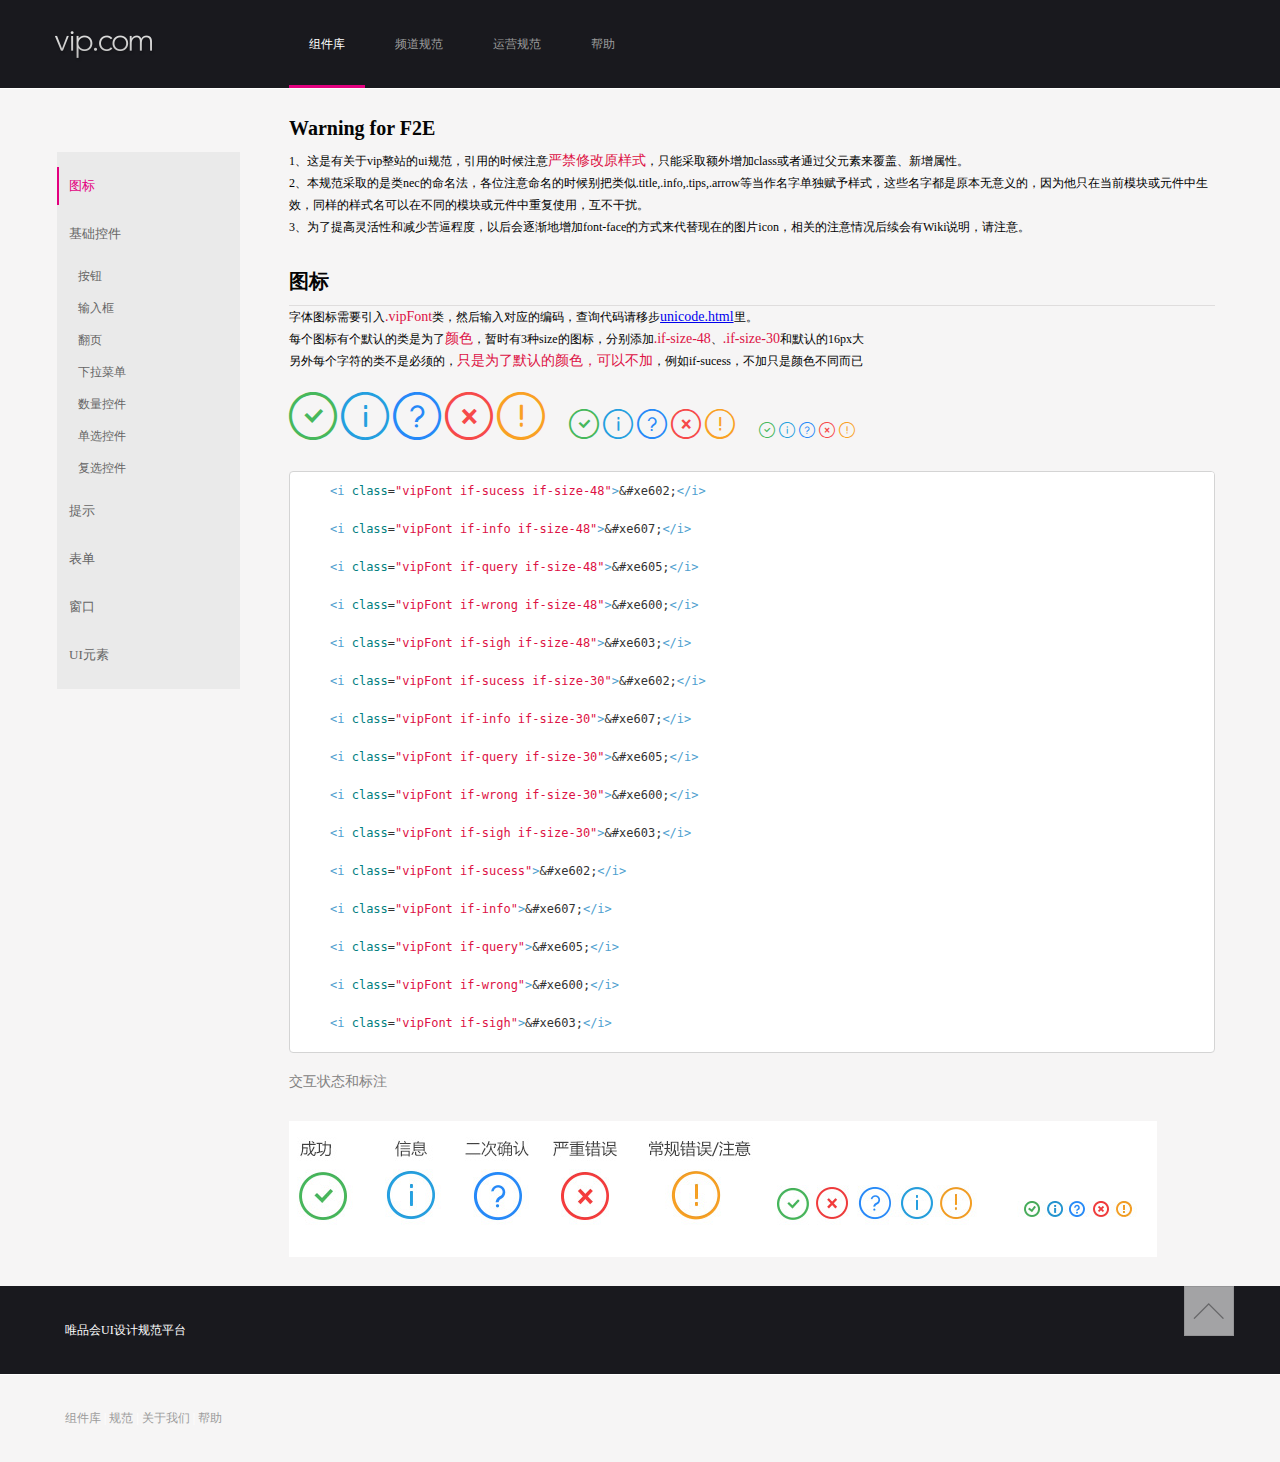
<file: index.html>
<!doctype html>
<html>
<head>
<meta charset="utf-8">
<title>Vip.com GUI Guide</title>


<link href="css/for-show.css" rel="stylesheet" type="text/css">
<link href="css/docs.css" rel="stylesheet" type="text/css">
<script type="text/javascript" src="js/jquery.min.js"></script>
<script src="js/prettify.js"></script>
<style>.prettyprint{background:white;font-family:Menlo,'Bitstream Vera Sans Mono','DejaVu Sans Mono',Monaco,Consolas,monospace;font-size:12px;line-height:1.5;padding:10px;}.pln{color:#333333;}@media screen{.str{color:#dd1144;}.kwd{color:#333333;}.com{color:#999988;}.typ{color:#445588;}.lit{color:#445588;}.pun{color:#333333;}.opn{color:#333333;}.clo{color:#333333;}.tag{color:navy;}.atn{color:teal;}.atv{color:#dd1144;}.dec{color:#333333;}.var{color:teal;}.fun{color:#990000;}}@media print,projection{.str{color:#006600;}.kwd{color:#006;font-weight:bold;}.com{color:#600;font-style:italic;}.typ{color:#404;font-weight:bold;}.lit{color:#004444;}.pun,.opn,.clo{color:#444400;}.tag{color:#006;font-weight:bold;}.atn{color:#440044;}.atv{color:#006600;}}ol.linenums{margin-top:0;margin-bottom:0;}li.L0,li.L1,li.L2,li.L3,li.L4,li.L5,li.L6,li.L7,li.L8,li.L9{}li.L1,li.L3,li.L5,li.L7,li.L9{}
</style>
</head>

<body>
<div class="header">
<div class="docs">
<div class="docs-in" style="position:relative">
<div class="navbar-header" style="position:absolute;left:-220px;top:0px">
	<a href="javascript:void(0)" class="navbar-brand"><img src="images/logo.png" /></a>
</div>
<div class="nav">

  <ul class="navbar-nav">
	<li  class="active" onClick="window.location='index3.html'">
	  <a href="javascript:void(0)">组件库</a>
	</li>
	<li>
	  <a href="javascript:void(0)">频道规范</a>
	</li>
	<li onClick="window.location='index4.html'">
	  <a href="javascript:void(0)">运营规范</a>
	</li>
	<li>
	  <a href="javascript:void(0)">帮助</a>
	</li>
	
  </ul>
</div>
</div>
</div>

</div>
<div class="docs">
<div class="docs-in re">
	
	<div class="col-nav">
		
		<ul id="left-nav" class="bs-sidenav">
		
		</ul>
	</div>
	
	<div class="col-list">
	<div class="page-header"></div>
	<div class="col-detail">
		<h2 id="t1">Warning for F2E</h2>
		<p>1、这是有关于vip整站的ui规范，引用的时候注意<em>严禁修改原样式</em>，只能采取额外增加class或者通过父元素来覆盖、新增属性。</p>
		<p>2、本规范采取的是类nec的命名法，各位注意命名的时候别把类似.title,.info,.tips,.arrow等当作名字单独赋予样式，这些名字都是原本无意义的，因为他只在当前模块或元件中生效，同样的样式名可以在不同的模块或元件中重复使用，互不干扰。</p>
		<p>3、为了提高灵活性和减少苦逼程度，以后会逐渐地增加font-face的方式来代替现在的图片icon，相关的注意情况后续会有Wiki说明，请注意。</p>
	</div>
		<h2  id="t2" class="border">图标</h2>
		<div class="col-detail col-pad col-top">
			<p>字体图标需要引入<em>.vipFont</em>类，然后输入对应的编码，查询代码请移步<em><a href="unicode/demo.html">unicode.html</a></em>里。</p>
			<p>每个图标有个默认的类是为了<em>颜色</em>，暂时有3种size的图标，分别添加<em>.if-size-48</em>、<em>.if-size-30</em>和默认的16px大</p>
			<p>另外每个字符的类不是必须的，<em>只是为了默认的颜色，可以不加</em>，例如if-sucess，不加只是颜色不同而已</p>
		</div>
		<div class="bs-group group1">
			<i class="vipFont if-sucess if-size-48">&#xe602;</i>
			<i class="vipFont if-info if-size-48">&#xe607;</i>
			<i class="vipFont if-query if-size-48">&#xe605;</i>
			<i class="vipFont if-wrong if-size-48">&#xe600;</i>
			<i class="vipFont if-sigh if-size-48">&#xe603;</i>
			&nbsp;&nbsp;&nbsp;&nbsp;
			<i class="vipFont if-sucess if-size-30">&#xe602;</i>
			<i class="vipFont if-info if-size-30">&#xe607;</i>
			<i class="vipFont if-query if-size-30">&#xe605;</i>
			<i class="vipFont if-wrong if-size-30">&#xe600;</i>
			<i class="vipFont if-sigh if-size-30">&#xe603;</i>
			&nbsp;&nbsp;&nbsp;&nbsp;
			<i class="vipFont if-sucess">&#xe602;</i>
			<i class="vipFont if-info">&#xe607;</i>
			<i class="vipFont if-query">&#xe605;</i>
			<i class="vipFont if-wrong">&#xe600;</i>
			<i class="vipFont if-sigh">&#xe603;</i>
			<div class="codes" >
				<div class="highlight">		
					<pre>
<code class="prettyprint">&lt;i class="vipFont if-sucess if-size-48"&gt;&amp;#xe602;&lt;/i&gt;</code>
<code class="prettyprint">&lt;i class="vipFont if-info if-size-48"&gt;&amp;#xe607;&lt;/i&gt;</code>
<code class="prettyprint">&lt;i class="vipFont if-query if-size-48"&gt;&amp;#xe605;&lt;/i&gt;</code>
<code class="prettyprint">&lt;i class="vipFont if-wrong if-size-48"&gt;&amp;#xe600;&lt;/i&gt;</code>
<code class="prettyprint">&lt;i class="vipFont if-sigh if-size-48"&gt;&amp;#xe603;&lt;/i&gt;</code>
<code class="prettyprint">&lt;i class="vipFont if-sucess if-size-30"&gt;&amp;#xe602;&lt;/i&gt;</code>
<code class="prettyprint">&lt;i class="vipFont if-info if-size-30"&gt;&amp;#xe607;&lt;/i&gt;</code>
<code class="prettyprint">&lt;i class="vipFont if-query if-size-30"&gt;&amp;#xe605;&lt;/i&gt;</code>
<code class="prettyprint">&lt;i class="vipFont if-wrong if-size-30"&gt;&amp;#xe600;&lt;/i&gt;</code>
<code class="prettyprint">&lt;i class="vipFont if-sigh if-size-30"&gt;&amp;#xe603;&lt;/i&gt;</code>
<code class="prettyprint">&lt;i class="vipFont if-sucess"&gt;&amp;#xe602;&lt;/i&gt;</code>
<code class="prettyprint">&lt;i class="vipFont if-info"&gt;&amp;#xe607;&lt;/i&gt;</code>
<code class="prettyprint">&lt;i class="vipFont if-query"&gt;&amp;#xe605;&lt;/i&gt;</code>
<code class="prettyprint">&lt;i class="vipFont if-wrong"&gt;&amp;#xe600;&lt;/i&gt;</code>
<code class="prettyprint">&lt;i class="vipFont if-sigh"&gt;&amp;#xe603;&lt;/i&gt;</code>
					</pre>
				</div>
			</div>
		</div>
		<div class="status-all">
			<h4 class="status-sub-title">交互状态和标注</h4>
			<img src="images/pic/btn-5.jpg" alt="">
		</div>
		
	
</div>
</div>
</div>
<div class="header footer ">
<div class="docs">
<span class="f-ui">唯品会UI设计规范平台</span>
<div class="f-link"><a href="#" target="_blank">组件库</a>  |  <a  href="#" target="_blank">规范</a>  |  <a href="#">关于我们</a>  |  <a href="#">帮助</a></div>
</div>

</div>
<script type="text/javascript" src="js/init_1.js"></script> 
</body>
</html>
</file>
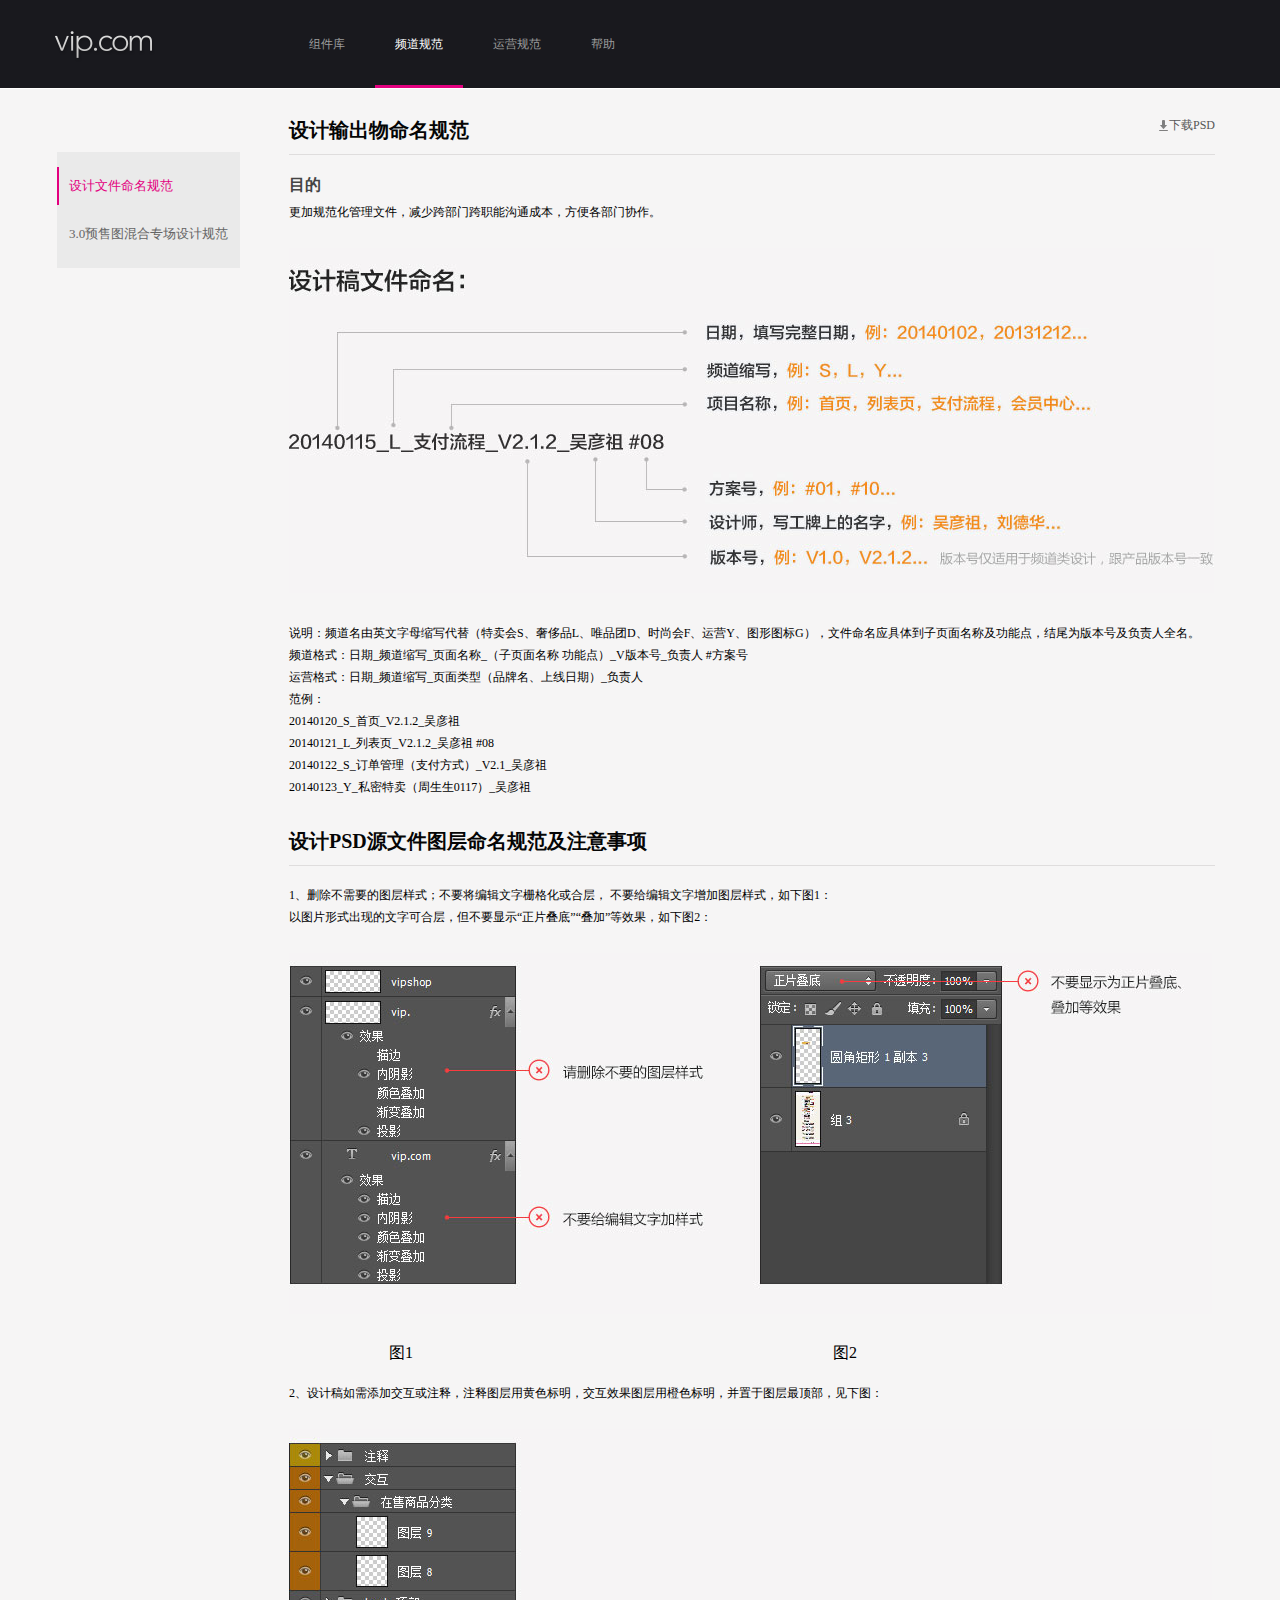
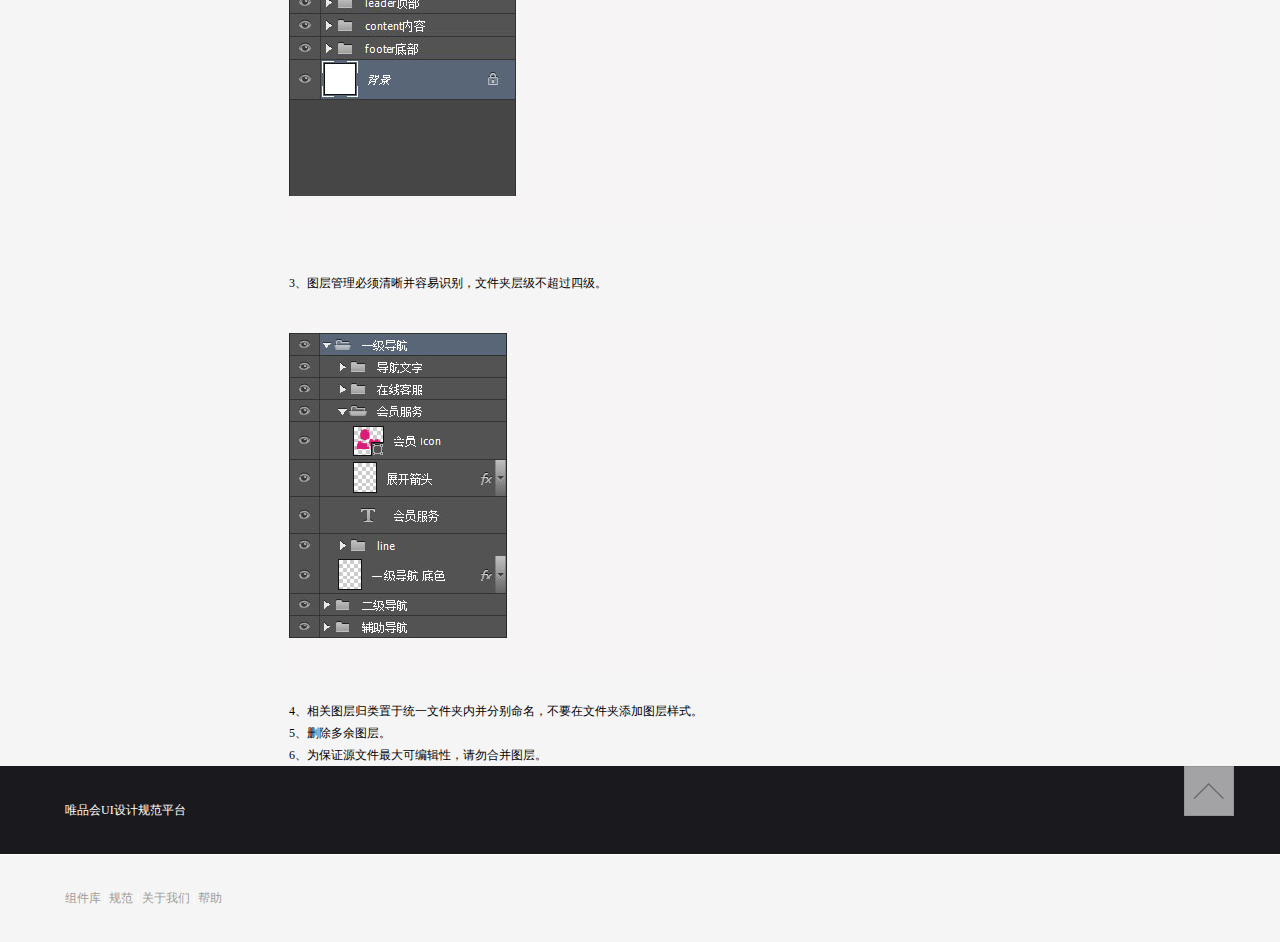
<file: channel_name.html>
<!doctype html>
<html>
<head>
<meta charset="utf-8">
<title>Vip.com GUI Guide</title>

<link href="css/docs.css" rel="stylesheet" type="text/css">
<script type="text/javascript" src="js/jquery.min.js"></script>
</head>

<body>
<div class="header">
<div class="docs">
<div class="docs-in" style="position:relative">
<div class="navbar-header" style="position:absolute;left:-220px;top:0px">
	<a href="javascript:void(0)" class="navbar-brand"><img src="images/logo.png" /></a>
</div>
<div class="nav">

  <ul class="navbar-nav">
	<li  onClick="window.location='index-icon-font.html'" >
	  <a href="javascript:void(0)">组件库</a>
	</li>
	<li onClick="window.location='channel_name.html'" class="active">
	  <a href="javascript:void(0)">频道规范</a>
	</li>
	<li onClick="window.location='operation_edm.html'" >
	  <a href="javascript:void(0)">运营规范</a>
	</li>
	<li>
	  <a href="javascript:void(0)">帮助</a>
	</li>
	
  </ul>
</div>
</div>
</div>

</div>
<div class="docs">
<div class="docs-in re">
	
	<div class="col-nav">
		
		<ul class="bs-sidenav">
			<li class="active" data-to="t1">
				<a href="operation_edm.html" class="hover">设计文件命名规范</a>
		
			</li>
		
			<li data-to="t2">
				<a href="channel_preMix.html" >3.0预售图混合专场设计规范</a>
			</li>
			
			 
			
			
		</ul>
	</div>
	
	<div class="col-list">
	<div class="page-header"></div>
	
	<div class="edm_gui_title">
    
    <h2 id="t1" class="border">设计输出物命名规范<a class="down" href="psd/name.psd">下载PSD</a></h2>
    <div class="col-detail">
		<h3 id="t1_1_1">目的</h3>

		<p>更加规范化管理文件，减少跨部门跨职能沟通成本，方便各部门协作。</p>
		<img src="images/name_rule_01.jpg" />
		<p>说明：频道名由英文字母缩写代替（特卖会S、奢侈品L、唯品团D、时尚会F、运营Y、图形图标G），文件命名应具体到子页面名称及功能点，结尾为版本号及负责人全名。</p>
		
		<p>频道格式：日期_频道缩写_页面名称_（子页面名称 功能点）_V版本号_负责人 #方案号</p>
		<p>运营格式：日期_频道缩写_页面类型（品牌名、上线日期）_负责人</p>
		
		<p>范例：</p>
		<p>20140120_S_首页_V2.1.2_吴彦祖</p>
		<p>20140121_L_列表页_V2.1.2_吴彦祖 #08</p>
		<p>20140122_S_订单管理（支付方式）_V2.1_吴彦祖</p>
		<p>20140123_Y_私密特卖（周生生0117）_吴彦祖</p>

	</div>
	
	<h2 id="t2" class="border">设计PSD源文件图层命名规范及注意事项</h2>
	<div class="col-detail">
	<br>
	<p>1、删除不需要的图层样式；不要将编辑文字栅格化或合层， 不要给编辑文字增加图层样式，如下图1：<br>
	以图片形式出现的文字可合层，但不要显示“正片叠底”“叠加”等效果，如下图2：</p>
	</div>
	<img src="images/name_rule_02.jpg" />
	<span class="tuli" style="float:left; margin-left:100px;">图1</span><span class="tuli" style="float:left; margin-left:420px">图2</span>
	 <div class="col-detail">
	 <br>
	 <p>2、设计稿如需添加交互或注释，注释图层用黄色标明，交互效果图层用橙色标明，并置于图层最顶部，见下图：</p>
	</div>
	<img src="images/name_rule_03.jpg" />
	
	 <div class="col-detail">
	 <br>
	 <p>3、图层管理必须清晰并容易识别，文件夹层级不超过四级。</p>
	 </div>
	 <img src="images/name_rule_04.jpg" />
	 <div class="col-detail" >

	 <p>4、相关图层归类置于统一文件夹内并分别命名，不要在文件夹添加图层样式。</p>
	 <p>5、删除多余图层。</p>
	 <p>6、为保证源文件最大可编辑性，请勿合并图层。</p>
	 </div>
  </div>
  
	
</div>
</div>
</div>
<div class="header footer ">
<div class="docs">
<span class="f-ui">唯品会UI设计规范平台</span>
<div class="f-link"><a href="#" target="_blank">组件库</a>  |  <a  href="#" target="_blank">规范</a>  |  <a href="#">关于我们</a>  |  <a href="#">帮助</a></div>
</div>

</div>
<script type="text/javascript" src="js/init_1.js"></script> 

</body>
</html>
</file>
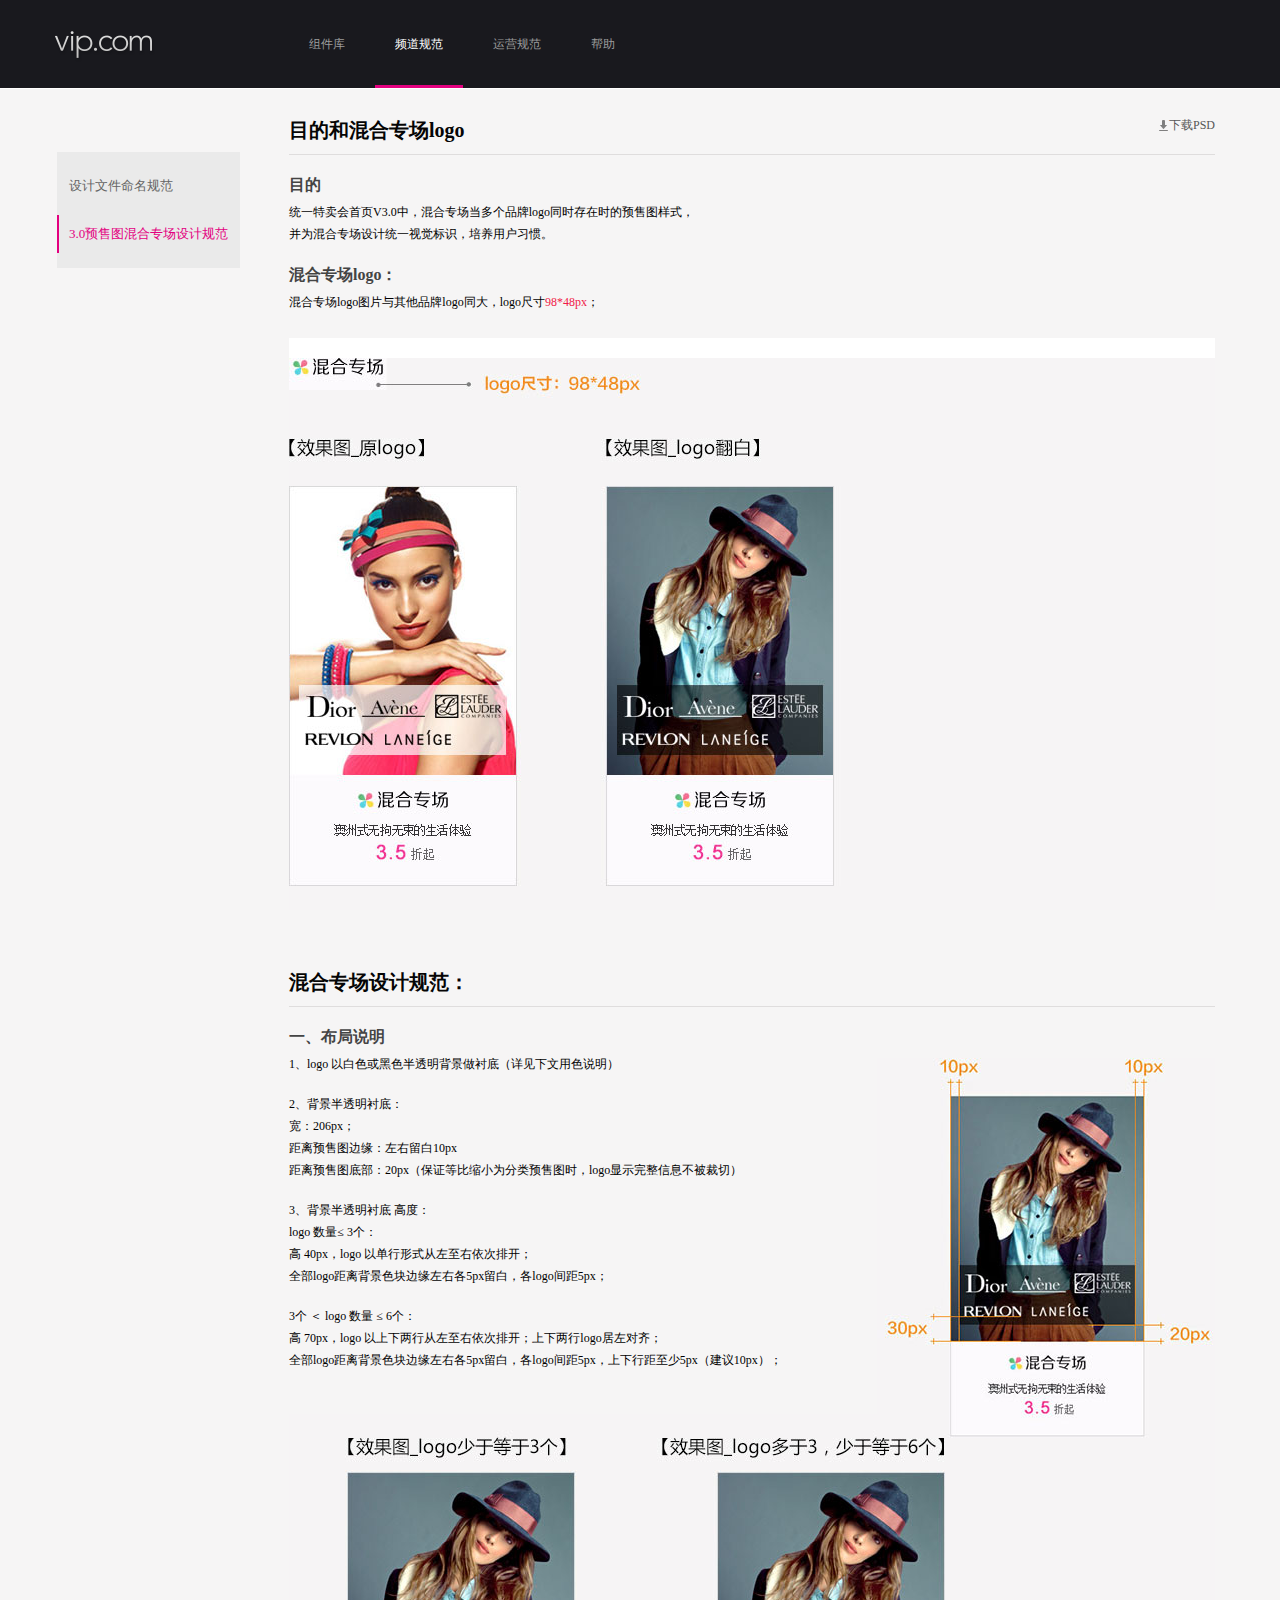
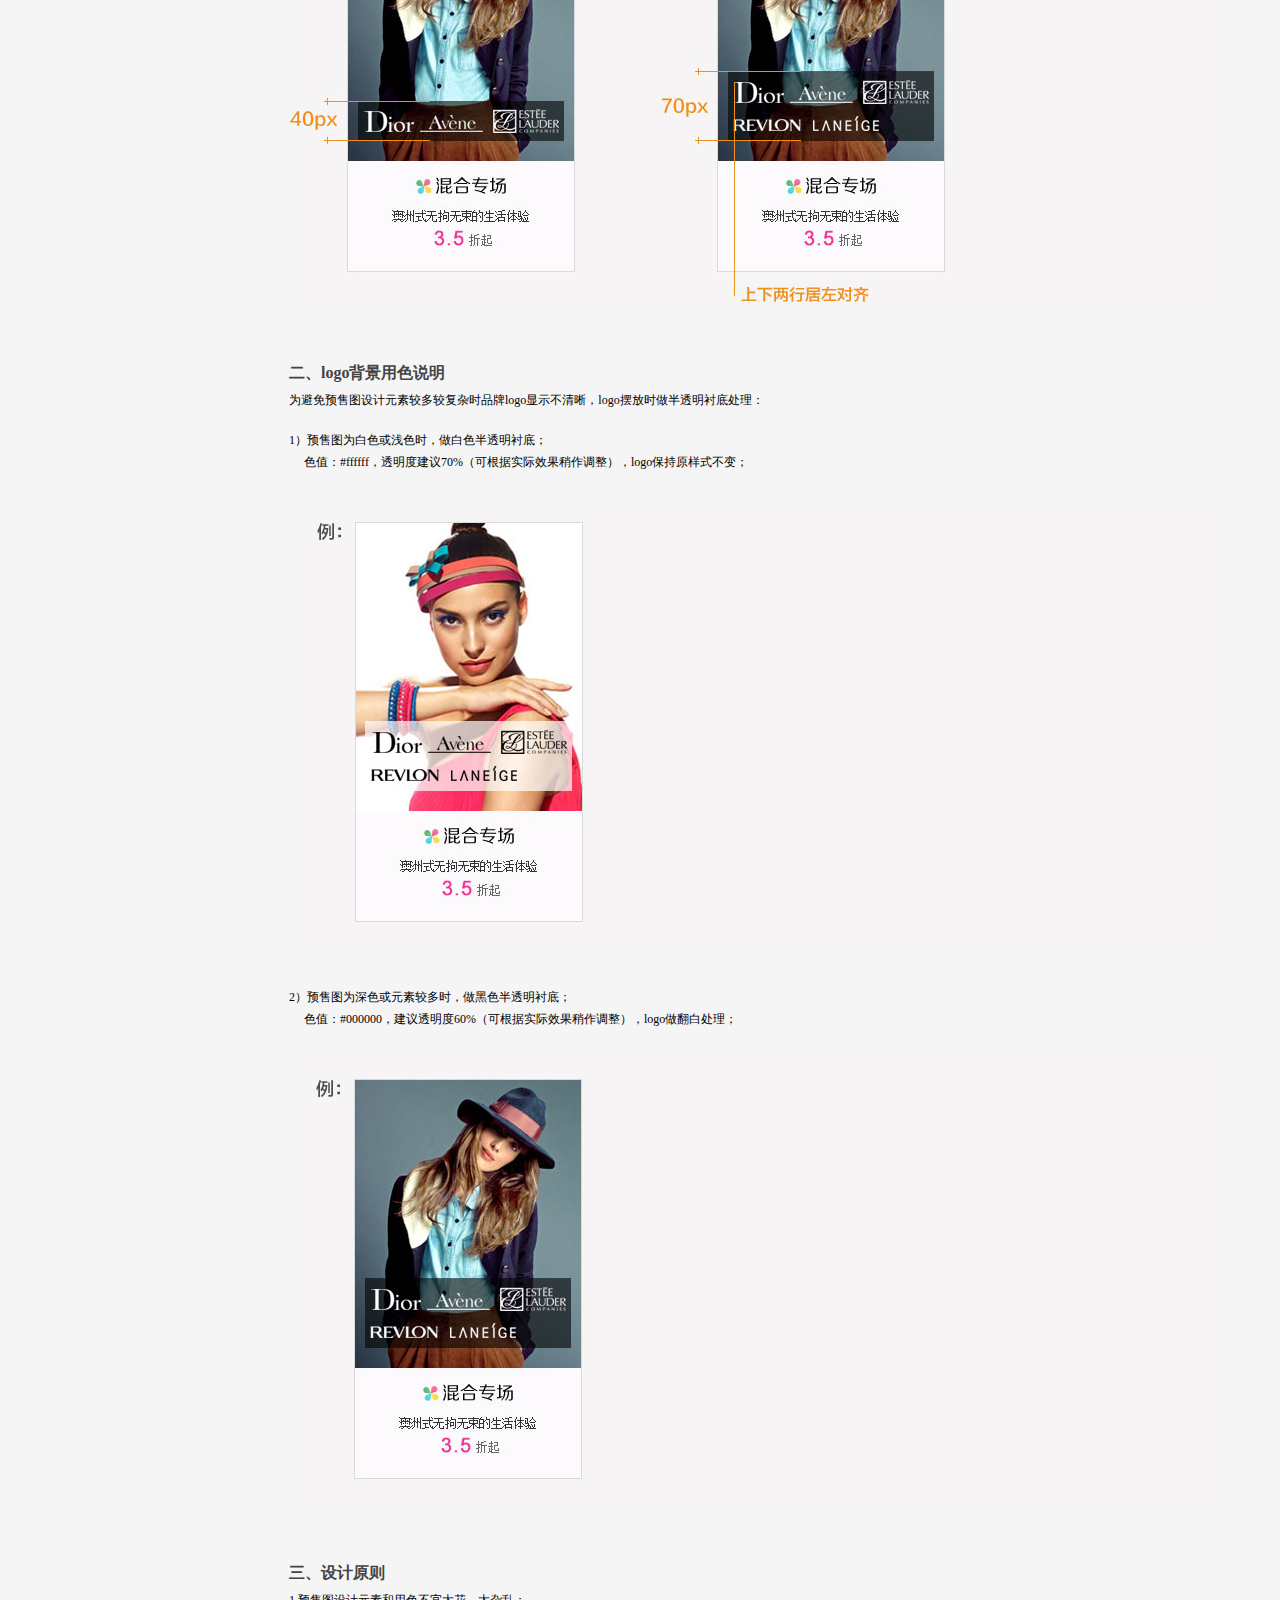
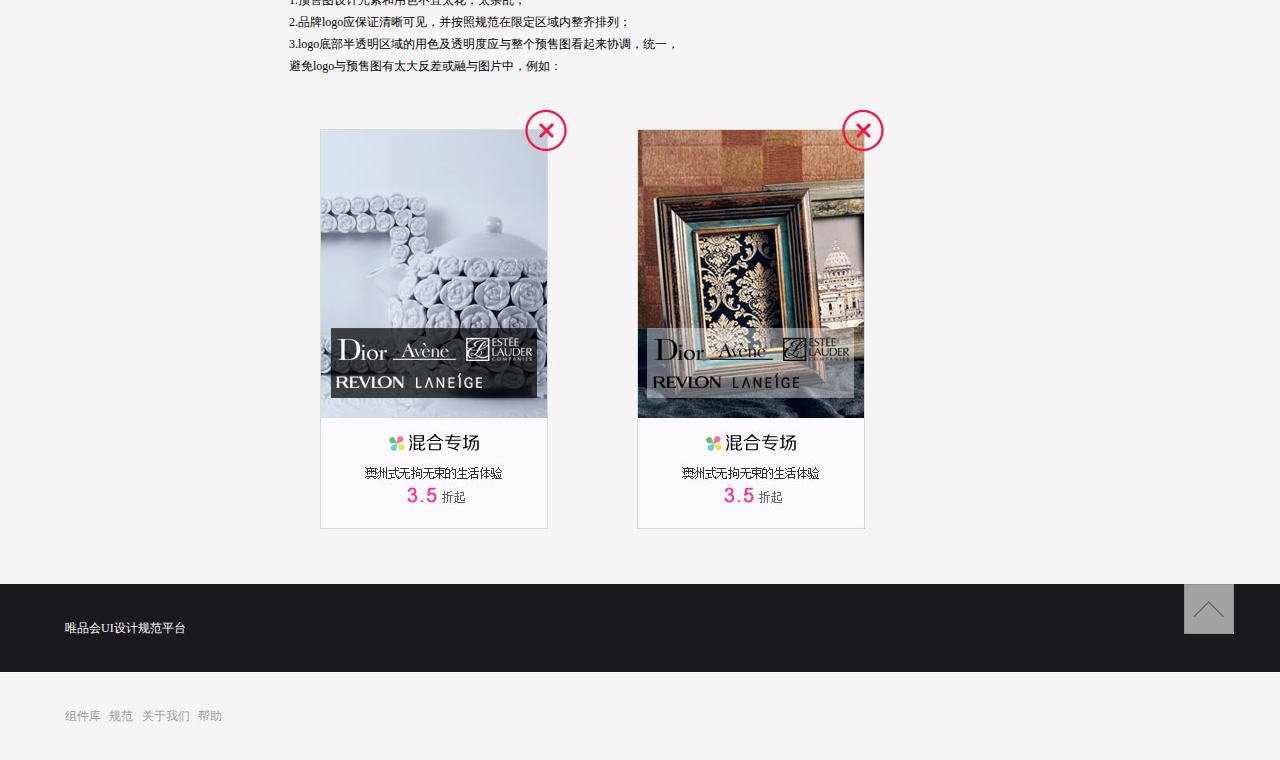
<file: channel_preMix.html>
<!doctype html>
<html>
<head>
<meta charset="utf-8">
<title>Vip.com GUI Guide</title>

<link href="css/docs.css" rel="stylesheet" type="text/css">
<script type="text/javascript" src="js/jquery.min.js"></script>
</head>

<body>
<div class="header">
<div class="docs">
<div class="docs-in" style="position:relative">
<div class="navbar-header" style="position:absolute;left:-220px;top:0px">
	<a href="javascript:void(0)" class="navbar-brand"><img src="images/logo.png" /></a>
</div>
<div class="nav">

  <ul class="navbar-nav">
	<li  onClick="window.location='index-icon-font.html'">
	  <a href="javascript:void(0)">组件库</a>
	</li>
	<li   onClick="window.location='channel_name.html'" class="active">
	  <a href="javascript:void(0)">频道规范</a>
	</li>
	<li onClick="window.location='operation_edm.html'" >
	  <a href="javascript:void(0)">运营规范</a>
	</li>
	<li>
	  <a href="javascript:void(0)">帮助</a>
	</li>
	
  </ul>
</div>
</div>
</div>

</div>
<div class="docs">
<div class="docs-in re">
	
	<div class="col-nav">
		
		<ul class="bs-sidenav">
			<li >
				<a href="channel_name.html" class="hover">设计文件命名规范</a>
			</li>
		
			<li class="active">
				<a href="channel_preMix.html" >3.0预售图混合专场设计规范</a>
			</li>	
		</ul>
	</div>
	
	<div class="col-list">
	<div class="page-header"></div>
	
	<div class="edm_gui_title">
    
    <h2 id="t1" class="border">目的和混合专场logo<a class="down" href="psd/preMix.psd">下载PSD</a></h2>
    <div class="col-detail">
		<h3 id="t1_1_1">目的</h3>

		<p>统一特卖会首页V3.0中，混合专场当多个品牌logo同时存在时的预售图样式，<br>并为混合专场设计统一视觉标识，培养用户习惯。</p>

		<h3 id="t1_1_1">混合专场logo：</h3>

		<p>混合专场logo图片与其他品牌logo同大，logo尺寸<strong style="font-weight:normal; color:#f01a48">98*48px</strong>；</p>
		<img src="images/preMix_rule_01.jpg" style="padding-top:20px;" />
	</div>
	
	<h2 id="t2" class="border">混合专场设计规范：</h2>
	<h3>一、布局说明</h3>
	<div class="col-detail" style=" position:relative">
	<p>1、logo 以白色或黑色半透明背景做衬底（详见下文用色说明）</p><br>

	<p>2、背景半透明衬底：</p>
	<p class="ti2">宽：206px；</p>
	<p class="ti2">距离预售图边缘：左右留白10px</p>
	<p class="ti2">距离预售图底部：20px（保证等比缩小为分类预售图时，logo显示完整信息不被裁切）</p><br>
	

	<p>3、背景半透明衬底 高度：</p>
	<p class="ti2">logo 数量≤ 3个：</p>
	<p class="ti2">高 40px，logo 以单行形式从左至右依次排开；</p>
	<p class="ti2">全部logo距离背景色块边缘左右各5px留白，各logo间距5px；</p><br>
	
	<p class="ti2"> 3个 ＜ logo 数量 ≤ 6个：</p>
	<p class="ti2"> 高 70px，logo 以上下两行从左至右依次排开；上下两行logo居左对齐；</p>
	<p class="ti2"> 全部logo距离背景色块边缘左右各5px留白，各logo间距5px，上下行距至少5px（建议10px）；</p>

	<img src="images/preMix_rule_02.jpg"  style="float:left; position:absolute;right:0px; top:-20px;"/><br>
	<img src="images/preMix_rule_03.jpg" />
	</div>
	<h3 id="t2_2">二、logo背景用色说明</h3>
	<div class="col-detail" style=" position:relative">
	<p>为避免预售图设计元素较多较复杂时品牌logo显示不清晰，logo摆放时做半透明衬底处理：</p><br>

	<p>1）预售图为白色或浅色时，做白色半透明衬底；<br>
　  色值：#ffffff，透明度建议70%（可根据实际效果稍作调整），logo保持原样式不变；</p>
	<img src="images/preMix_rule_04.jpg" />
	<p>2）预售图为深色或元素较多时，做黑色半透明衬底；<br>
　  色值：#000000，建议透明度60%（可根据实际效果稍作调整），logo做翻白处理；</p>
	<img src="images/preMix_rule_05.jpg" />
	
	</div>
	 <h3  id="t2_3">三、设计原则</h3>
	 <div class="col-detail" style=" position:relative">
	<p>1.预售图设计元素和用色不宜太花，太杂乱；</p>

	<p>2.品牌logo应保证清晰可见，并按照规范在限定区域内整齐排列；</p>
	<p>3.logo底部半透明区域的用色及透明度应与整个预售图看起来协调，统一，</p>
	<p>避免logo与预售图有太大反差或融与图片中，例如：</p>
	<img src="images/preMix_rule_06.jpg" />
	
	</div>

	
	 
	 
	 
  </div>
  
	
</div>
</div>
</div>
<div class="header footer ">
<div class="docs">
<span class="f-ui">唯品会UI设计规范平台</span>
<div class="f-link"><a href="index-icon-font.html" target="_blank">组件库</a>  |  <a  href="channel_name.html" target="_blank">规范</a>  |  <a href="#">关于我们</a>  |  <a href="#">帮助</a></div>
</div>

</div>

<script type="text/javascript" src="js/init_1.js"></script> 

</body>
</html>
</file>
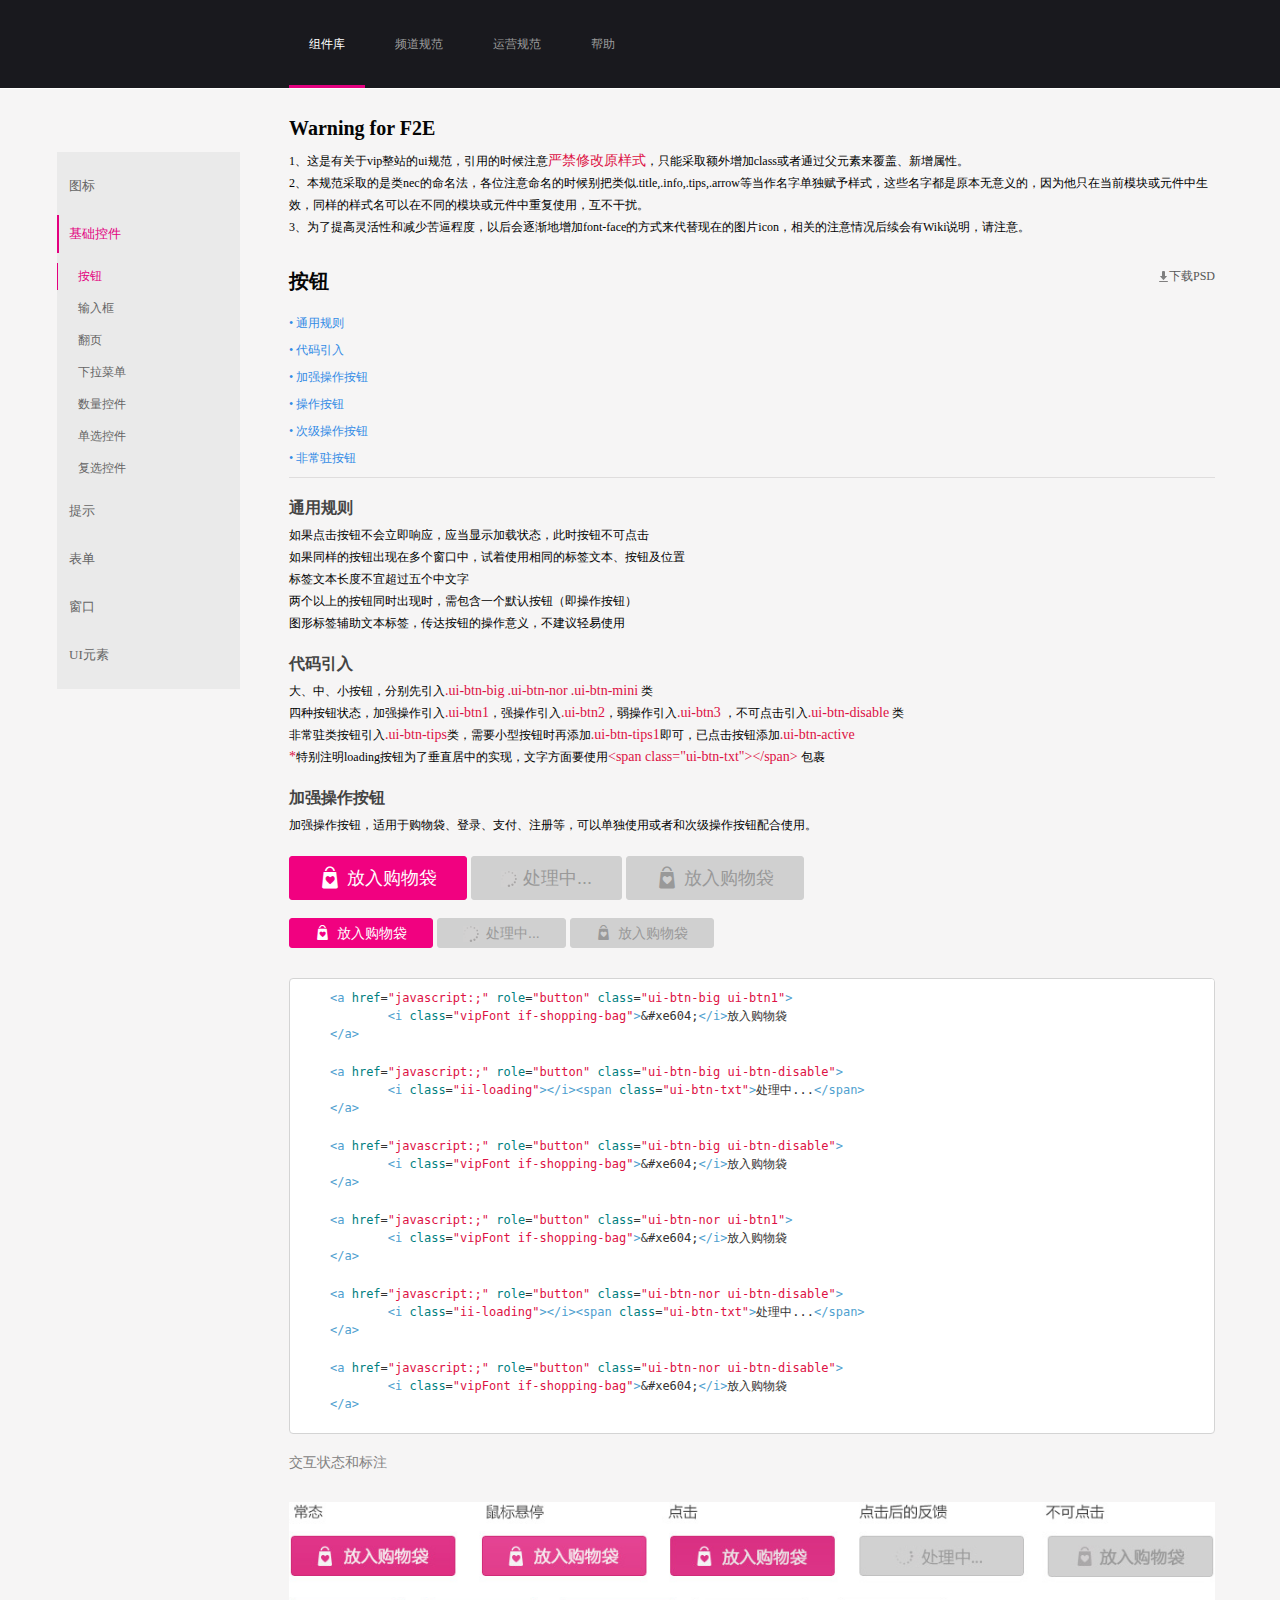
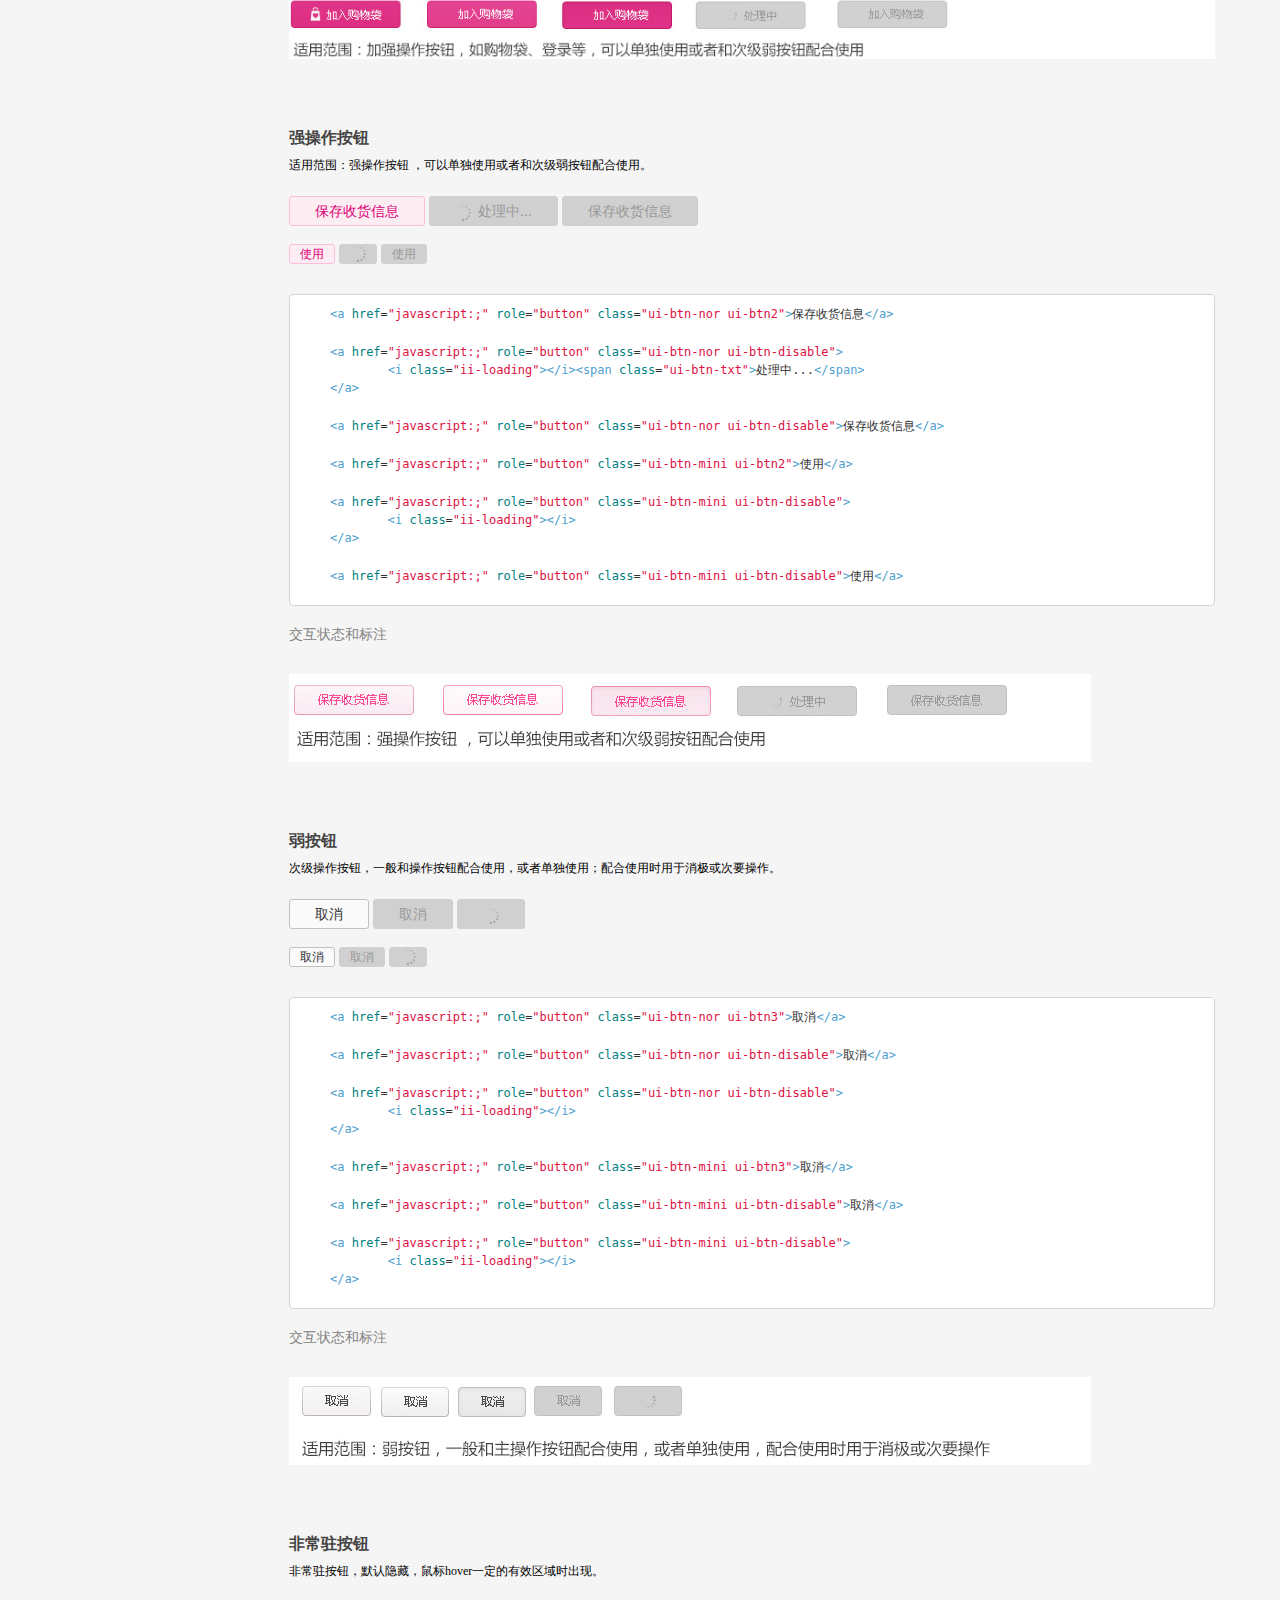
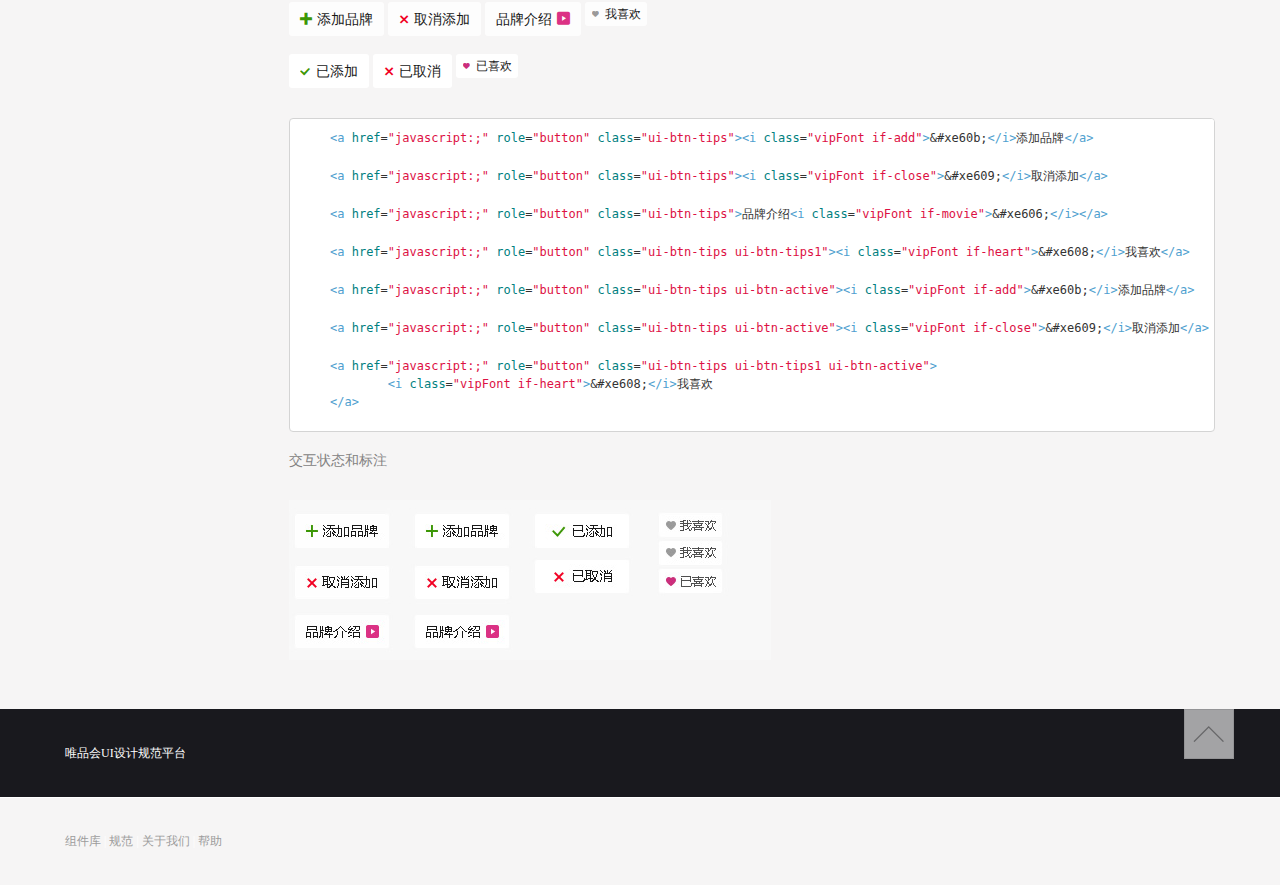
<file: index-btn.html>
<!doctype html>
<html>
<head>
<meta charset="utf-8">
<title>Vip.com GUI Guide</title>


<link href="css/for-show.css" rel="stylesheet" type="text/css">
<link href="css/docs.css" rel="stylesheet" type="text/css">
<script type="text/javascript" src="js/jquery.min.js"></script>
<script src="js/prettify.js"></script>
<style>.prettyprint{background:white;font-family:Menlo,'Bitstream Vera Sans Mono','DejaVu Sans Mono',Monaco,Consolas,monospace;font-size:12px;line-height:1.5;padding:10px;}.pln{color:#333333;}@media screen{.str{color:#dd1144;}.kwd{color:#333333;}.com{color:#999988;}.typ{color:#445588;}.lit{color:#445588;}.pun{color:#333333;}.opn{color:#333333;}.clo{color:#333333;}.tag{color:navy;}.atn{color:teal;}.atv{color:#dd1144;}.dec{color:#333333;}.var{color:teal;}.fun{color:#990000;}}@media print,projection{.str{color:#006600;}.kwd{color:#006;font-weight:bold;}.com{color:#600;font-style:italic;}.typ{color:#404;font-weight:bold;}.lit{color:#004444;}.pun,.opn,.clo{color:#444400;}.tag{color:#006;font-weight:bold;}.atn{color:#440044;}.atv{color:#006600;}}ol.linenums{margin-top:0;margin-bottom:0;}li.L0,li.L1,li.L2,li.L3,li.L4,li.L5,li.L6,li.L7,li.L8,li.L9{}li.L1,li.L3,li.L5,li.L7,li.L9{}
</style>
</head>

<body>
<div class="header">
<div class="docs">
<div class="docs-in re" >
<div class="navbar-header" style="position:absolute;left:-220px;top:0px">
	<a href="javascript:void(0)" class="navbar-brand"><img src="images/logo.png" border='0' /></a>
</div>
<div class="nav">

  <ul class="navbar-nav">
	<li  class="active" onClick="window.location='index3.html'">
	  <a href="javascript:void(0)">组件库</a>
	</li>
	<li>
	  <a href="javascript:void(0)">频道规范</a>
	</li>
	<li onClick="window.location='index4.html'">
	  <a href="javascript:void(0)">运营规范</a>
	</li>
	<li>
	  <a href="javascript:void(0)">帮助</a>
	</li>
	
  </ul>
</div>
</div>
</div>

</div>
<div class="docs">
<div class="docs-in re">
	
	<div class="col-nav">
		
		<ul id="left-nav" class="bs-sidenav">
		
		</ul>
	</div>
	
	<div class="col-list">
	<div class="page-header"></div>
	<div class="col-detail">
		<h2 id="t1">Warning for F2E</h2>
		<p>1、这是有关于vip整站的ui规范，引用的时候注意<em>严禁修改原样式</em>，只能采取额外增加class或者通过父元素来覆盖、新增属性。</p>
		<p>2、本规范采取的是类nec的命名法，各位注意命名的时候别把类似.title,.info,.tips,.arrow等当作名字单独赋予样式，这些名字都是原本无意义的，因为他只在当前模块或元件中生效，同样的样式名可以在不同的模块或元件中重复使用，互不干扰。</p>
		<p>3、为了提高灵活性和减少苦逼程度，以后会逐渐地增加font-face的方式来代替现在的图片icon，相关的注意情况后续会有Wiki说明，请注意。</p>
	</div>
	<h2>按钮<a class="down" href="#">下载PSD</a></h2>
	
	<div  class="col-son" data-to="t1_1">
		<a href="javascript:void(0)" data-to="t1_1_1">• 通用规则</a>
		<a href="javascript:void(0)" data-to="t1_1_2">• 代码引入</a>
		<a href="javascript:void(0)" data-to="t1_1_3">• 加强操作按钮</a>
		<a href="javascript:void(0)" data-to="t1_1_4">• 操作按钮</a>
		<a href="javascript:void(0)" data-to="t1_1_5">• 次级操作按钮</a>
		<a href="javascript:void(0)" data-to="t1_1_6">• 非常驻按钮</a>
	</div>
	<div class="col-detail">
		<h3 id="t1_1_1">通用规则</h3>

		<p>如果点击按钮不会立即响应，应当显示加载状态，此时按钮不可点击</p>
		<p>如果同样的按钮出现在多个窗口中，试着使用相同的标签文本、按钮及位置</p>
		<p>标签文本长度不宜超过五个中文字</p>
		<p>两个以上的按钮同时出现时，需包含一个默认按钮（即操作按钮） </p>
		<p>图形标签辅助文本标签，传达按钮的操作意义，不建议轻易使用</p>

	</div>
	<div class="col-detail">
		<h3 id="t1_1_2">代码引入</h3>

		<p>大、中、小按钮，分别先引入<em>.ui-btn-big</em>  <em>.ui-btn-nor</em>  <em>.ui-btn-mini</em> 类</p>
		<p>四种按钮状态，加强操作引入<em>.ui-btn1</em>，强操作引入<em>.ui-btn2</em>，弱操作引入<em>.ui-btn3</em> ，不可点击引入<em>.ui-btn-disable</em> 类</p>
		<p>非常驻类按钮引入<em>.ui-btn-tips</em>类，需要小型按钮时再添加<em>.ui-btn-tips1</em>即可，已点击按钮添加<em>.ui-btn-active</em></p>
		<p><em>*</em>特别注明loading按钮为了垂直居中的实现，文字方面要使用<em>&lt;span class="ui-btn-txt"&gt;&lt;/span&gt;</em> 包裹</p>

	</div>
	<div class="bs-example">
		<h3 id="t1_1_3">加强操作按钮</h3>
		<div class="col-detail col-pad">
		
		<p>加强操作按钮，适用于购物袋、登录、支付、注册等，可以单独使用或者和次级操作按钮配合使用。</p>

		</div>
		<div class="bs-status btn-toolbar">
			<a href="javascript:;" role="button" class="ui-btn-big ui-btn1">
				<i class="vipFont if-shopping-bag">&#xe604;</i>放入购物袋
			</a>
			<a href="javascript:;" role="button" class="ui-btn-big ui-btn-disable">
				<i class="ii-loading"></i><span class="ui-btn-txt">处理中...</span>
			</a>
			<a href="javascript:;" role="button" class="ui-btn-big ui-btn-disable">
				<i class="vipFont if-shopping-bag">&#xe604;</i>放入购物袋
			</a>
			<br><br>
			<a href="javascript:;" role="button" class="ui-btn-nor ui-btn1">
				<i class="vipFont if-shopping-bag">&#xe604;</i>放入购物袋
			</a>
			<a href="javascript:;" role="button" class="ui-btn-nor ui-btn-disable">
				<i class="ii-loading"></i><span class="ui-btn-txt">处理中...</span>
			</a>
			<a href="javascript:;" role="button" class="ui-btn-nor ui-btn-disable">
				<i class="vipFont if-shopping-bag">&#xe604;</i>放入购物袋
			</a>
			
			<div class="codes" >
				<div class="highlight">
					<pre>
<code class="prettyprint">&lt;a href="javascript:;" role="button" class="ui-btn-big ui-btn1"&gt;
	&lt;i class="vipFont if-shopping-bag"&gt;&amp;#xe604;&lt;/i&gt;放入购物袋
&lt;/a&gt;</code>
<code class="prettyprint">&lt;a href="javascript:;" role="button" class="ui-btn-big ui-btn-disable"&gt;
	&lt;i class="ii-loading"&gt;&lt;/i&gt;&lt;span class="ui-btn-txt"&gt;处理中...&lt;/span&gt;
&lt;/a&gt;</code>
<code class="prettyprint">&lt;a href="javascript:;" role="button" class="ui-btn-big ui-btn-disable"&gt;
	&lt;i class="vipFont if-shopping-bag"&gt;&amp;#xe604;&lt;/i&gt;放入购物袋
&lt;/a&gt;</code>
<code class="prettyprint">&lt;a href="javascript:;" role="button" class="ui-btn-nor ui-btn1"&gt;
	&lt;i class="vipFont if-shopping-bag"&gt;&amp;#xe604;&lt;/i&gt;放入购物袋
&lt;/a&gt;</code>
<code class="prettyprint">&lt;a href="javascript:;" role="button" class="ui-btn-nor ui-btn-disable"&gt;
	&lt;i class="ii-loading"&gt;&lt;/i&gt;&lt;span class="ui-btn-txt"&gt;处理中...&lt;/span&gt;
&lt;/a&gt;</code>
<code class="prettyprint">&lt;a href="javascript:;" role="button" class="ui-btn-nor ui-btn-disable"&gt;
	&lt;i class="vipFont if-shopping-bag"&gt;&amp;#xe604;&lt;/i&gt;放入购物袋
&lt;/a&gt;</code>
					</pre>
				</div>
			</div>
			<div class="status-all">
				<h4 class="status-sub-title">交互状态和标注</h4>
				<img src="images/pic/btn-1.jpg" alt="">
			</div>
		</div>
		
		
		<h3 id="t1_1_4">强操作按钮</h3>
		<div class="col-detail col-pad">
		
			<p>适用范围：强操作按钮 ，可以单独使用或者和次级弱按钮配合使用。</p>
	
			</div>
		<div class="bs-status btn-toolbar">
			
			<a href="javascript:;" role="button" class="ui-btn-nor ui-btn2">保存收货信息</a>
			<a href="javascript:;" role="button" class="ui-btn-nor ui-btn-disable">
				<i class="ii-loading"></i><span class="ui-btn-txt">处理中...</span>
			</a>
			<a href="javascript:;" role="button" class="ui-btn-nor ui-btn-disable">保存收货信息</a>
	
			<br><br>
			<a href="javascript:;" role="button" class="ui-btn-mini ui-btn2">使用</a>
			<a href="javascript:;" role="button" class="ui-btn-mini ui-btn-disable">
				<i class="ii-loading"></i>
			</a>
			<a href="javascript:;" role="button" class="ui-btn-mini ui-btn-disable">使用</a>
			
			<div class="codes">
				<div class="highlight">
					<pre>
<code class="prettyprint">&lt;a href="javascript:;" role="button" class="ui-btn-nor ui-btn2"&gt;保存收货信息&lt;/a&gt;</code>
<code class="prettyprint">&lt;a href="javascript:;" role="button" class="ui-btn-nor ui-btn-disable"&gt;
	&lt;i class="ii-loading"&gt;&lt;/i&gt;&lt;span class="ui-btn-txt"&gt;处理中...&lt;/span&gt;
&lt;/a&gt;</code>
<code class="prettyprint">&lt;a href="javascript:;" role="button" class="ui-btn-nor ui-btn-disable"&gt;保存收货信息&lt;/a&gt;</code>
<code class="prettyprint">&lt;a href="javascript:;" role="button" class="ui-btn-mini ui-btn2"&gt;使用&lt;/a&gt;</code>
<code class="prettyprint">&lt;a href="javascript:;" role="button" class="ui-btn-mini ui-btn-disable"&gt;
	&lt;i class="ii-loading"&gt;&lt;/i&gt;
&lt;/a&gt;</code>
<code class="prettyprint">&lt;a href="javascript:;" role="button" class="ui-btn-mini ui-btn-disable"&gt;使用&lt;/a&gt;</code>
					</pre>
				</div>
			</div>
			<div class="status-all">
			<h4 class="status-sub-title">交互状态和标注</h4>
			<img src="images/pic/btn-2.jpg" alt="">
		</div>
		</div>
		<h3 id="t1_1_5">弱按钮</h3>
		<div class="col-detail col-pad">
		
			<p>次级操作按钮，一般和操作按钮配合使用，或者单独使用；配合使用时用于消极或次要操作。</p>
	
			</div>
		<div class="bs-status btn-toolbar">
			<a href="javascript:;" role="button" class="ui-btn-nor ui-btn3">取消</a>
			<a href="javascript:;" role="button" class="ui-btn-nor ui-btn-disable">取消</a>
			<a href="javascript:;" role="button" class="ui-btn-nor ui-btn-disable">
				<i class="ii-loading"></i>
			</a>
			<br><br>
			<a href="javascript:;" role="button" class="ui-btn-mini ui-btn3">取消</a>
			<a href="javascript:;" role="button" class="ui-btn-mini ui-btn-disable">取消</a>
			<a href="javascript:;" role="button" class="ui-btn-mini ui-btn-disable">
				<i class="ii-loading"></i>
			</a>
			<div class="codes">
			
				<div class="highlight">
					<pre>
<code class="prettyprint">&lt;a href="javascript:;" role="button" class="ui-btn-nor ui-btn3"&gt;取消&lt;/a&gt;</code>
<code class="prettyprint">&lt;a href="javascript:;" role="button" class="ui-btn-nor ui-btn-disable"&gt;取消&lt;/a&gt;</code>
<code class="prettyprint">&lt;a href="javascript:;" role="button" class="ui-btn-nor ui-btn-disable"&gt;
	&lt;i class="ii-loading"&gt;&lt;/i&gt;
&lt;/a&gt;</code>
<code class="prettyprint">&lt;a href="javascript:;" role="button" class="ui-btn-mini ui-btn3"&gt;取消&lt;/a&gt;</code>
<code class="prettyprint">&lt;a href="javascript:;" role="button" class="ui-btn-mini ui-btn-disable"&gt;取消&lt;/a&gt;</code>
<code class="prettyprint">&lt;a href="javascript:;" role="button" class="ui-btn-mini ui-btn-disable"&gt;
	&lt;i class="ii-loading"&gt;&lt;/i&gt;
&lt;/a&gt;</code>
					</pre>
				</div>
			</div>
			<div class="status-all">
				<h4 class="status-sub-title">交互状态和标注</h4>
				<img src="images/pic/btn-3.jpg" alt="">
			</div>
		</div>
		<h3 id="t1_1_6">非常驻按钮</h3>
		<div class="col-detail col-pad">
		
			<p>非常驻按钮，默认隐藏，鼠标hover一定的有效区域时出现。</p>

	
			</div>
		   <div class="bs-status btn-toolbar">
			<a href="javascript:;" role="button" class="ui-btn-tips"><i class="vipFont if-add">&#xe60b;</i>添加品牌</a>
			<a href="javascript:;" role="button" class="ui-btn-tips"><i class="vipFont if-close">&#xe609;</i>取消添加</a>
			<a href="javascript:;" role="button" class="ui-btn-tips">品牌介绍<i class="vipFont if-movie">&#xe606;</i></a>
			<a href="javascript:;" role="button" class="ui-btn-tips ui-btn-tips1"><i class="vipFont if-heart">&#xe608;</i>我喜欢</a>
			<br><br>
			<a href="javascript:;" role="button" class="ui-btn-tips ui-btn-active"><i class="vipFont if-tick">&#xe601;</i>已添加</a>
			<a href="javascript:;" role="button" class="ui-btn-tips ui-btn-active"><i class="vipFont if-close">&#xe609;</i>已取消</a>
			<a href="javascript:;" role="button" class="ui-btn-tips ui-btn-tips1 ui-btn-active"><i class="vipFont if-heart">&#xe608;</i>已喜欢</a>
			
			<div class="codes">
				<div class="highlight">
					<pre>
<code class="prettyprint">&lt;a href="javascript:;" role="button" class="ui-btn-tips"&gt;&lt;i class="vipFont if-add"&gt;&amp;#xe60b;&lt;/i&gt;添加品牌&lt;/a&gt;</code>
<code class="prettyprint">&lt;a href="javascript:;" role="button" class="ui-btn-tips"&gt;&lt;i class="vipFont if-close"&gt;&amp;#xe609;&lt;/i&gt;取消添加&lt;/a&gt;</code>
<code class="prettyprint">&lt;a href="javascript:;" role="button" class="ui-btn-tips"&gt;品牌介绍&lt;i class="vipFont if-movie"&gt;&amp;#xe606;&lt;/i&gt;&lt;/a&gt;</code>
<code class="prettyprint">&lt;a href="javascript:;" role="button" class="ui-btn-tips ui-btn-tips1"&gt;&lt;i class="vipFont if-heart"&gt;&amp;#xe608;&lt;/i&gt;我喜欢&lt;/a&gt;</code>
<code class="prettyprint">&lt;a href="javascript:;" role="button" class="ui-btn-tips ui-btn-active"&gt;&lt;i class="vipFont if-add"&gt;&amp;#xe60b;&lt;/i&gt;添加品牌&lt;/a&gt;</code>
<code class="prettyprint">&lt;a href="javascript:;" role="button" class="ui-btn-tips ui-btn-active"&gt;&lt;i class="vipFont if-close"&gt;&amp;#xe609;&lt;/i&gt;取消添加&lt;/a&gt;</code>
<code class="prettyprint">&lt;a href="javascript:;" role="button" class="ui-btn-tips ui-btn-tips1 ui-btn-active"&gt;
	&lt;i class="vipFont if-heart"&gt;&amp;#xe608;&lt;/i&gt;我喜欢
&lt;/a&gt;</code>
					</pre>
				</div>
			</div>
			<div class="status-all">
				<h4 class="status-sub-title">交互状态和标注</h4>
				<img src="images/pic/btn-4.jpg" alt="">
			</div>
		</div>
</div>
</div>
</div>
</div>
<div class="header footer ">
<div class="docs">
<span class="f-ui">唯品会UI设计规范平台</span>
<div class="f-link"><a href="#" target="_blank">组件库</a>  |  <a  href="#" target="_blank">规范</a>  |  <a href="#">关于我们</a>  |  <a href="#">帮助</a></div>
</div>

</div>
<script type="text/javascript" src="js/init_1.js"></script> 
</body>
</html>
</file>
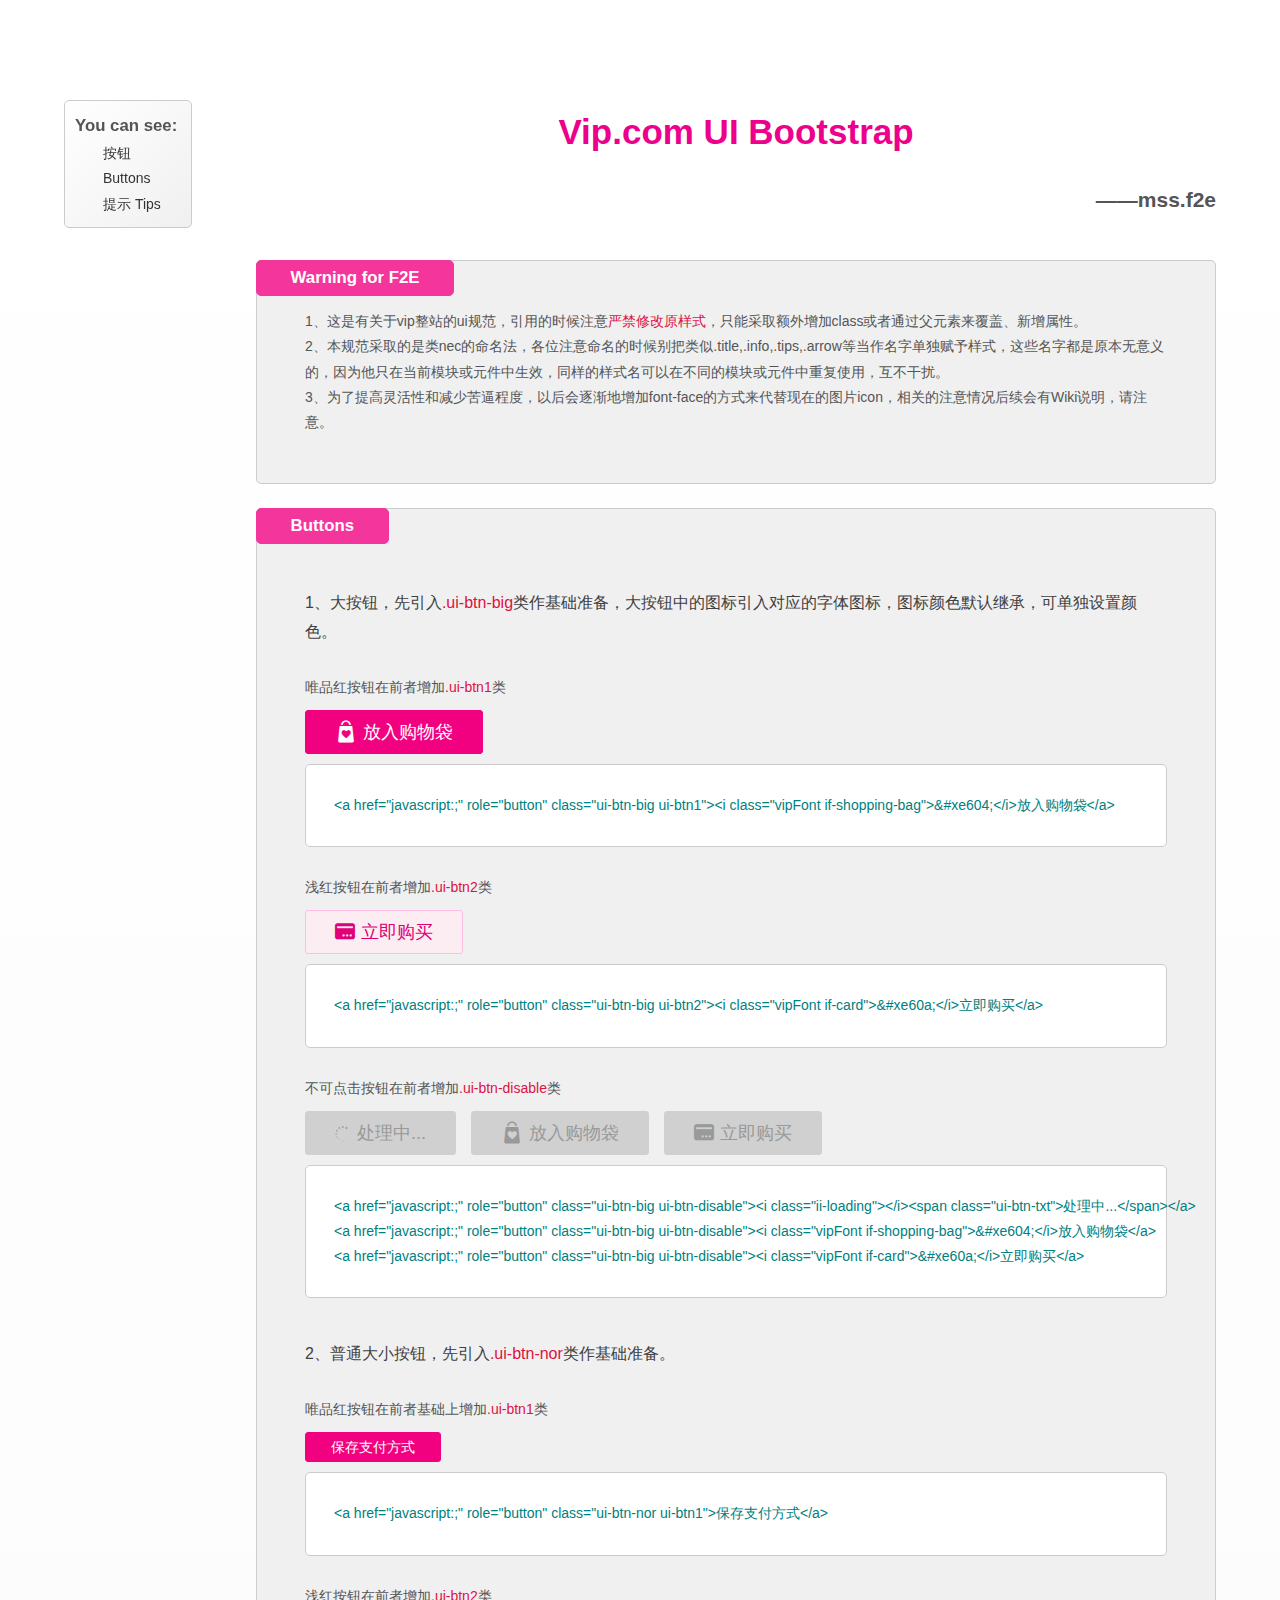
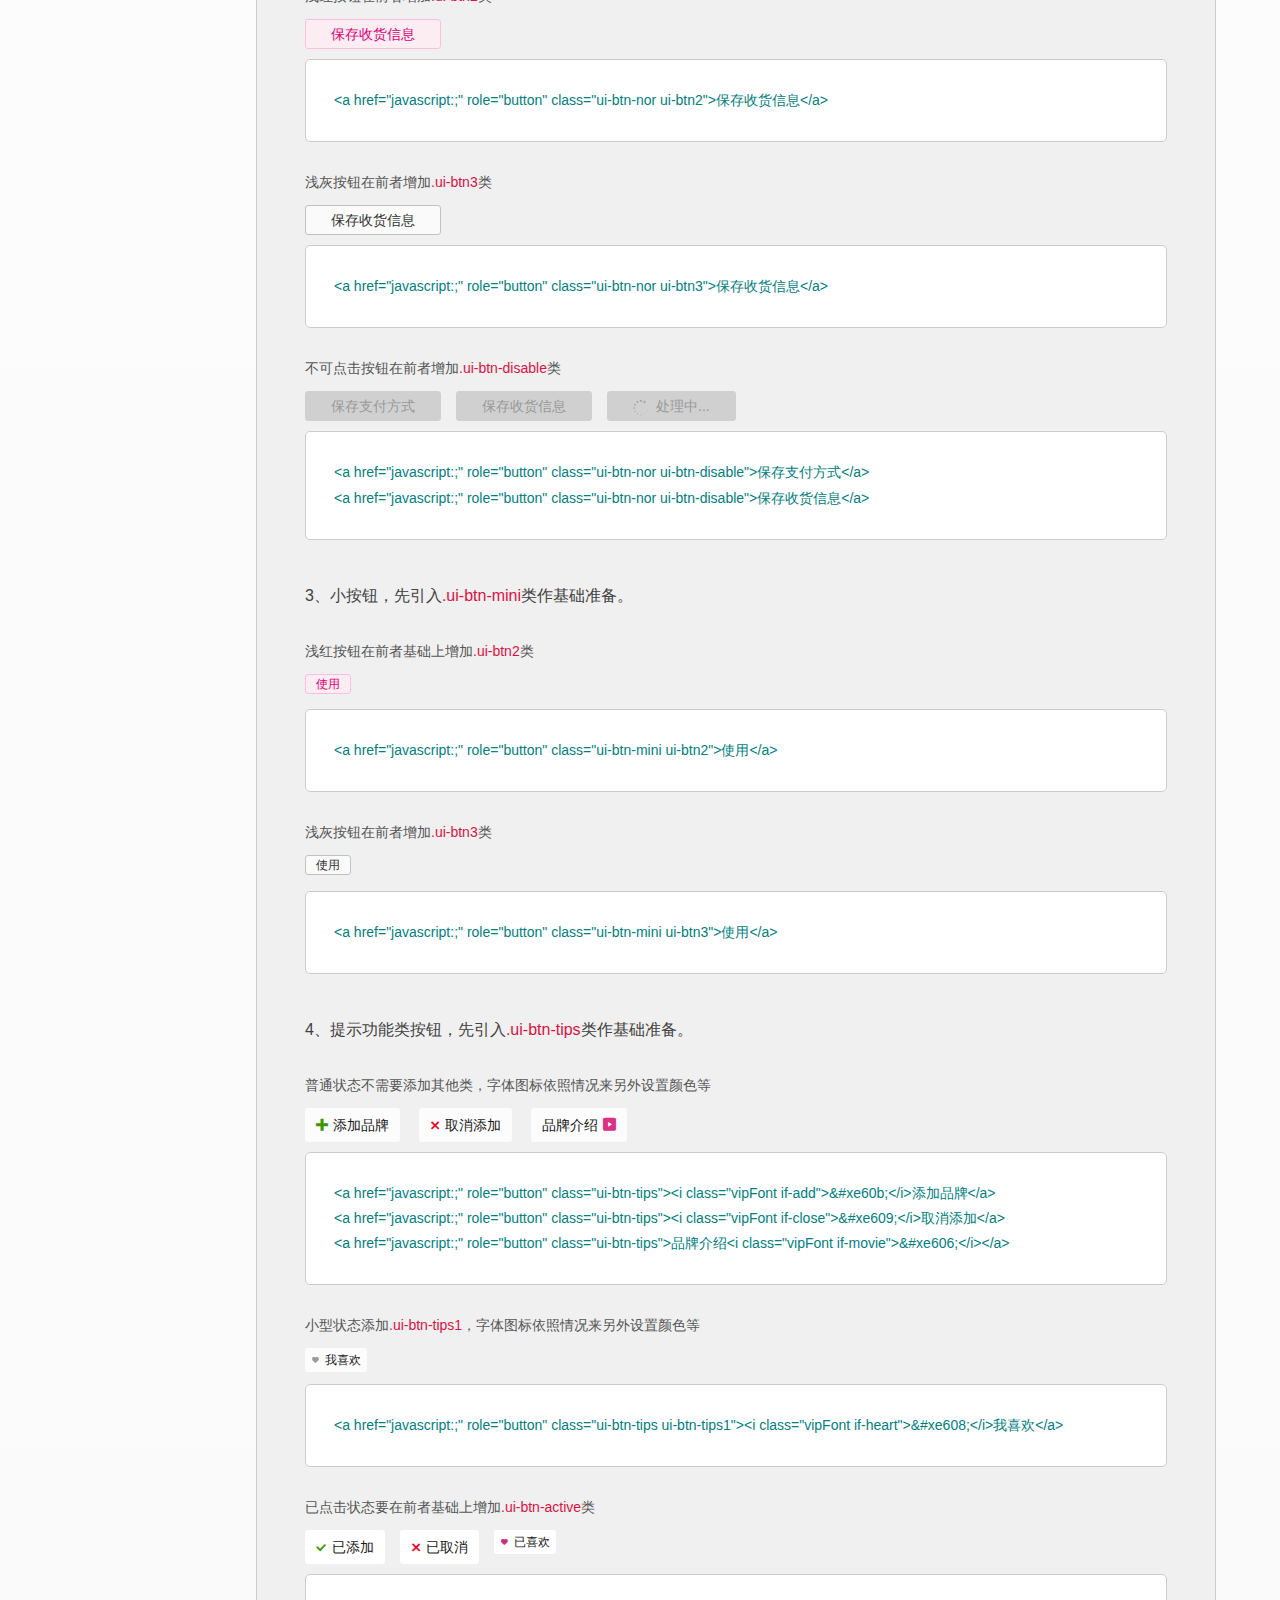
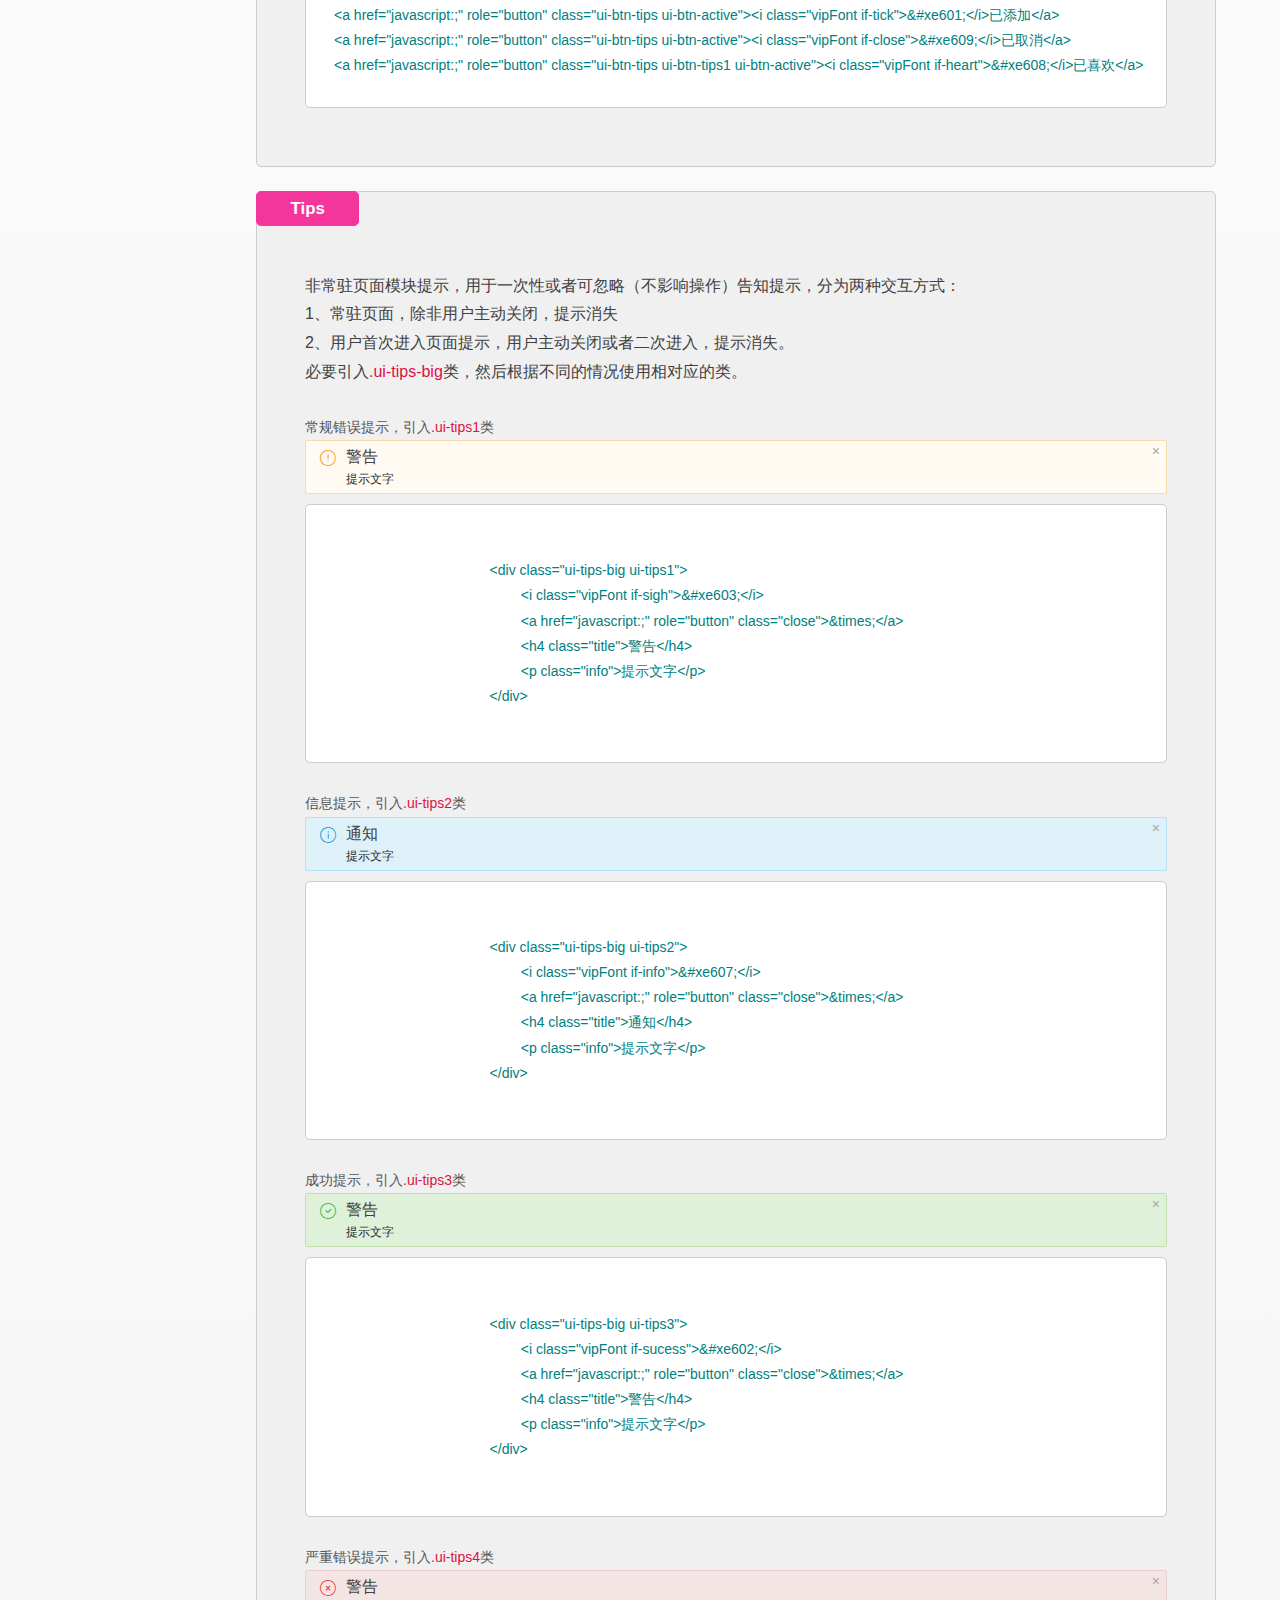
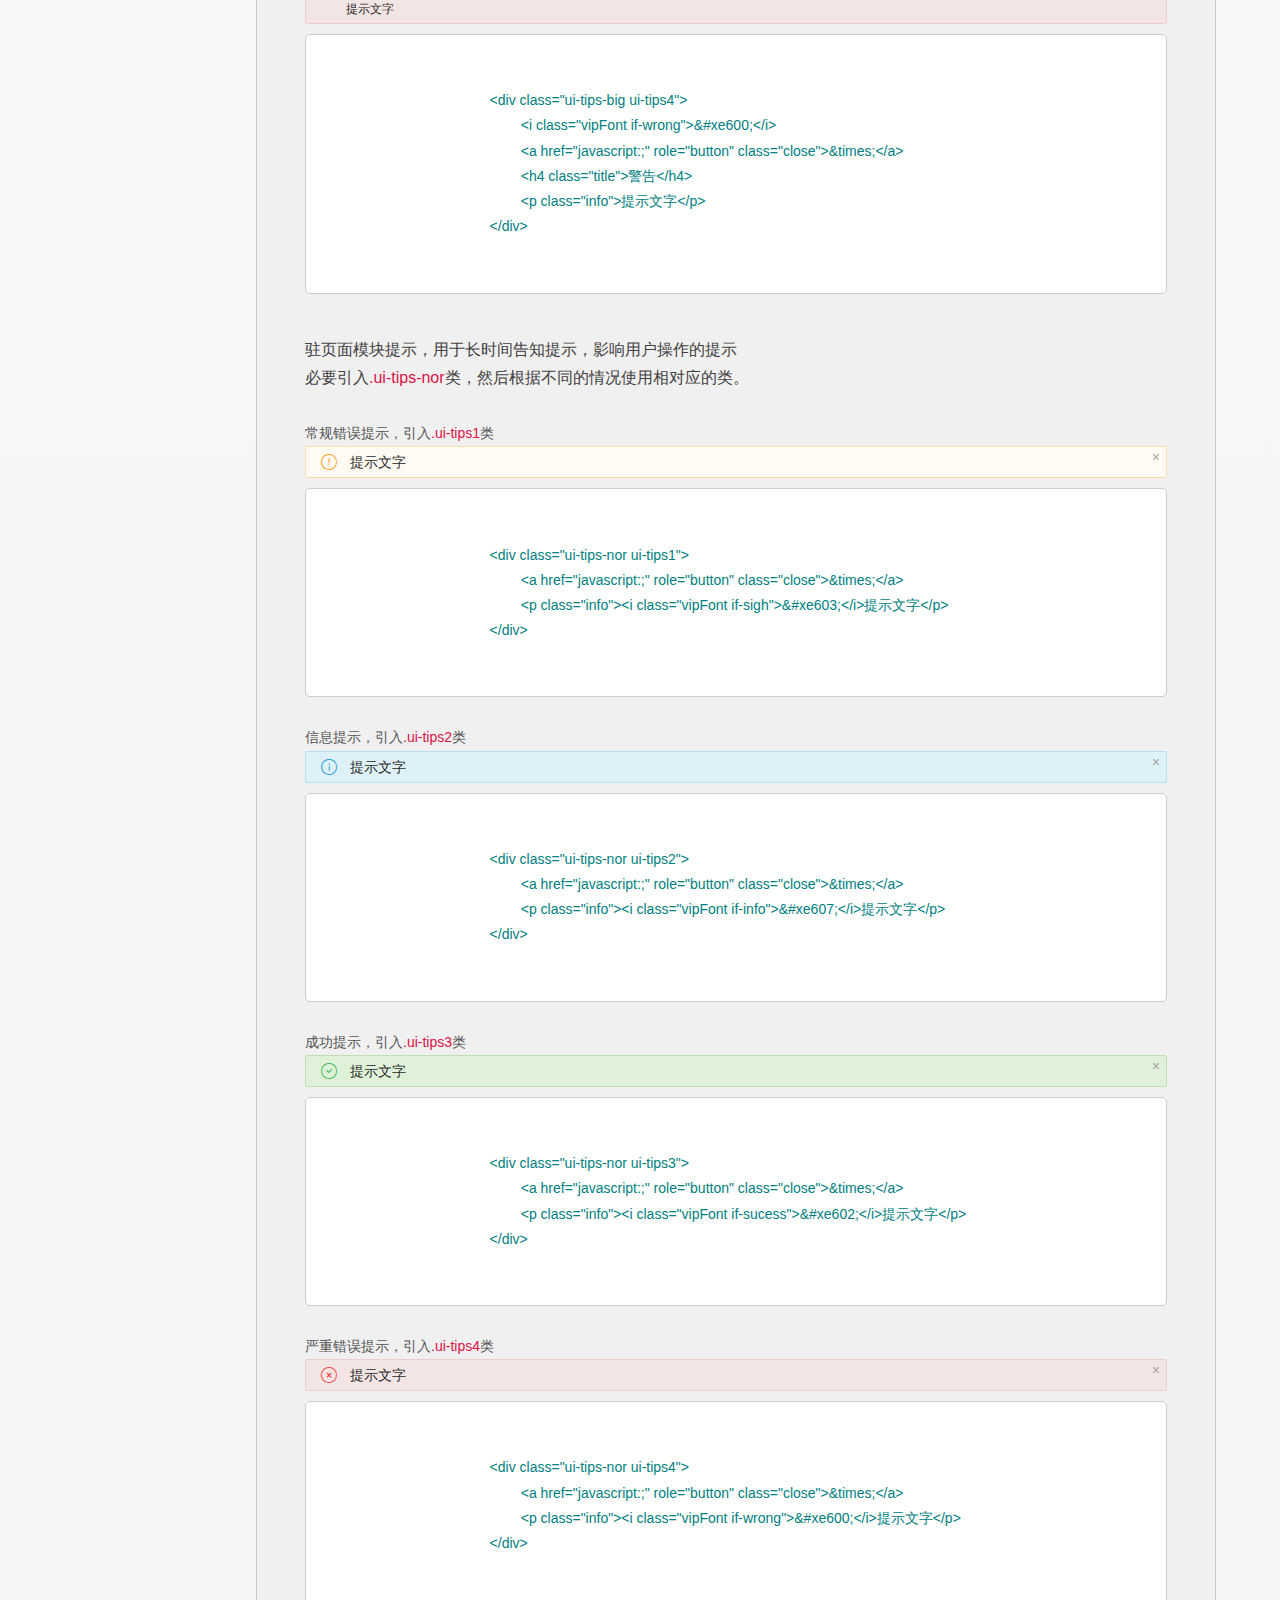
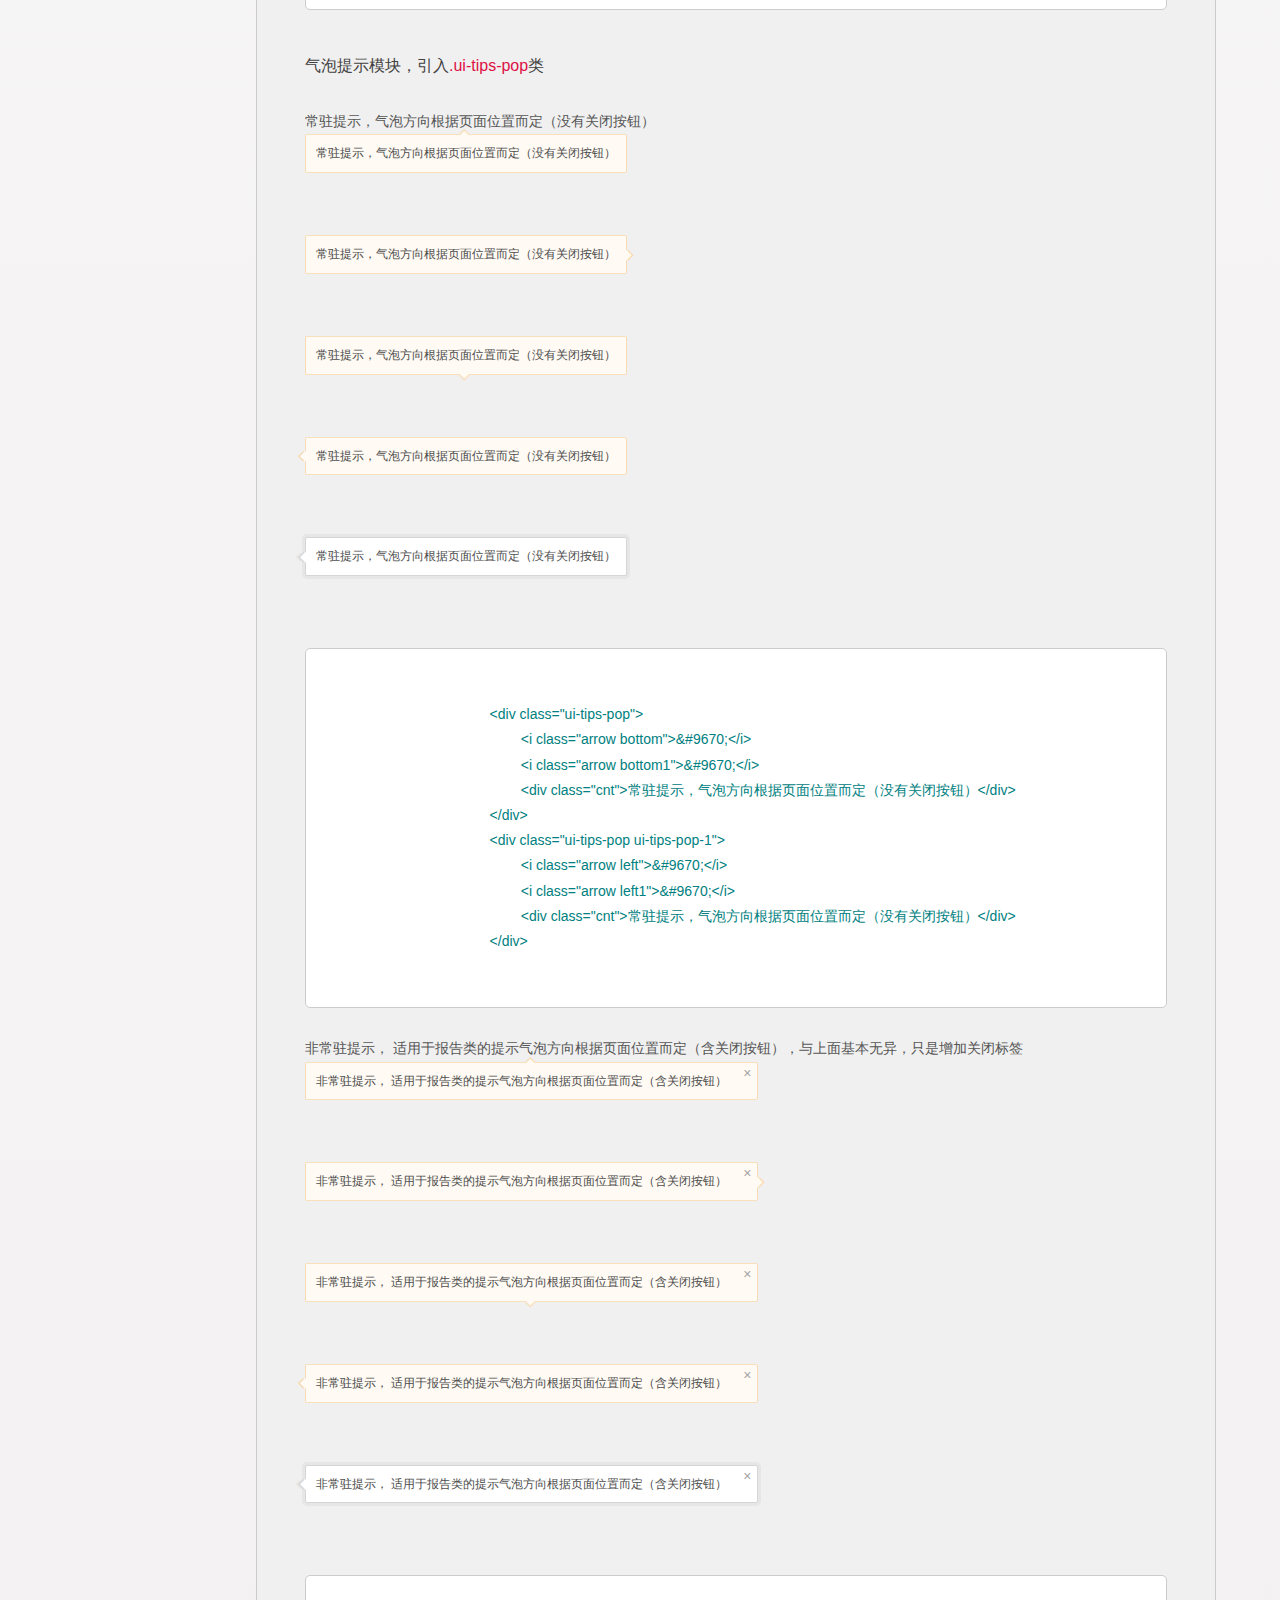
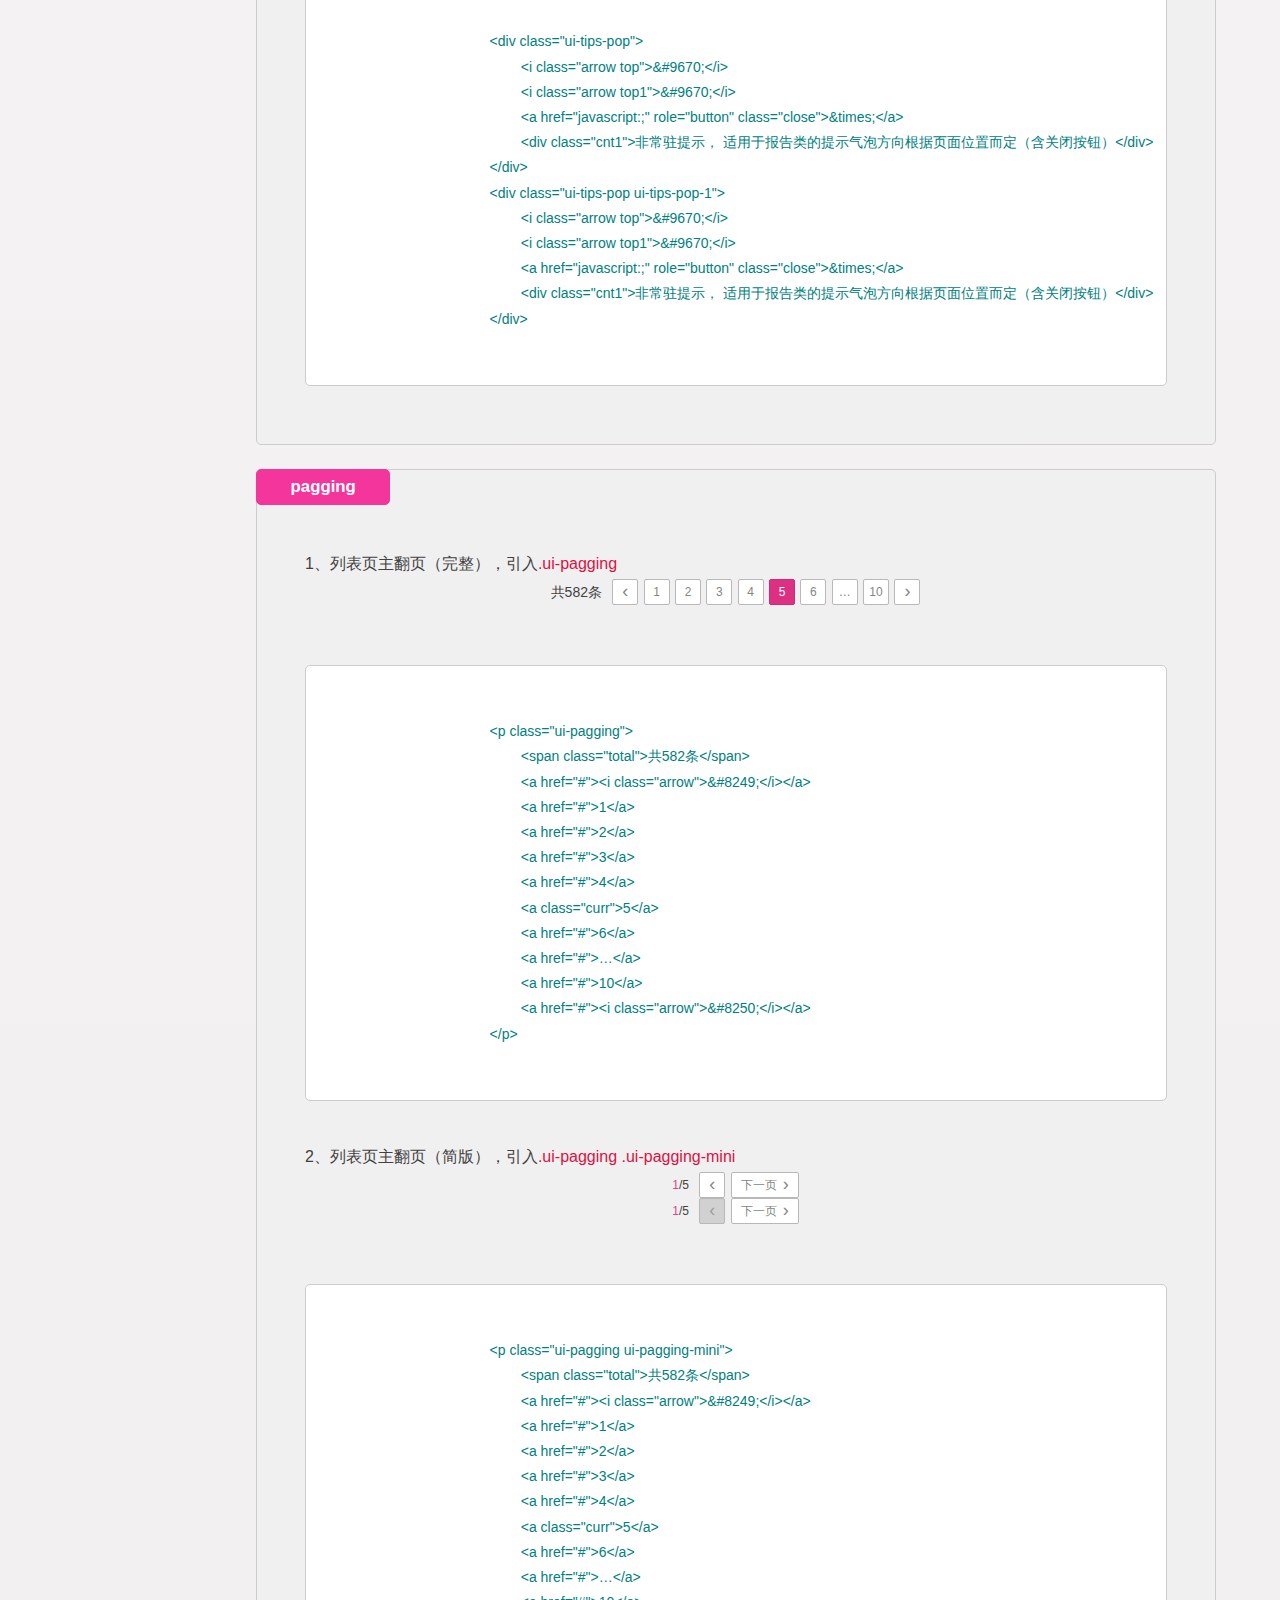
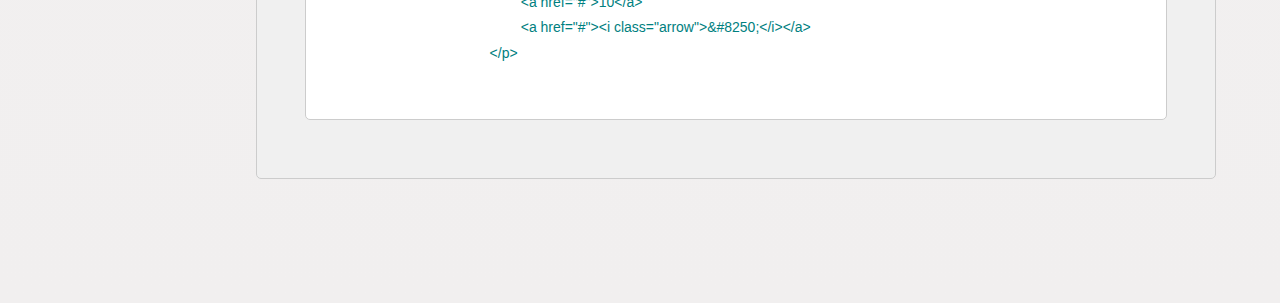
<file: index-develop.html>
<!DOCTYPE html>
<html lang="en">
<head>
	<meta charset="UTF-8">
	<title>vip ui bootstrap</title>
	<!--[if lt IE 9]>
		<script src="js/html5.js"></script>
	<![endif]-->
	<link rel="stylesheet" href="css/comm.css">
	<style>
		#colorSelect{display: none;text-align: center;}
		#colorSelect .cnt{padding: 10px;}
		#selectColor1,#change1,#selectColor2,#change2{vertical-align: middle;margin: 0 5px;}
		#selectColor2{width: 60px;}
	</style>
</head>
<body>
	<article class="g-main">
			<header class="m-head">
				<h1 class="title">Vip.com UI Bootstrap</h1>
				<h2 class="editor">——mss.f2e</h2>
			</header>
			<section class="m-box">
				<h3 class="u-type">Warning for F2E</h3>
				<p>1、这是有关于vip整站的ui规范，引用的时候注意<em>严禁修改原样式</em>，只能采取额外增加class或者通过父元素来覆盖、新增属性。</p>
				<p>2、本规范采取的是类nec的命名法，各位注意命名的时候别把类似.title,.info,.tips,.arrow等当作名字单独赋予样式，这些名字都是原本无意义的，因为他只在当前模块或元件中生效，同样的样式名可以在不同的模块或元件中重复使用，互不干扰。</p>
				<p>3、为了提高灵活性和减少苦逼程度，以后会逐渐地增加font-face的方式来代替现在的图片icon，相关的注意情况后续会有Wiki说明，请注意。</p>
			</section>
			<section class="m-box" id="button">
				<h3 class="u-type">Buttons</h3>
				<p class="bs-tips">1、大按钮，先引入<em>.ui-btn-big</em>类作基础准备，大按钮中的图标引入对应的字体图标，图标颜色默认继承，可单独设置颜色。</p>
				<p class="bs-info">唯品红按钮在前者增加<em>.ui-btn1</em>类</p>
				<p class="demo"><a href="javascript:;" role="button" class="ui-btn-big ui-btn1"><i class="vipFont if-shopping-bag">&#xe604;</i>放入购物袋</a></p>
				<p class="code">&lt;a href="javascript:;" role="button" class="ui-btn-big ui-btn1"&gt;&lt;i class="vipFont if-shopping-bag"&gt;&amp;#xe604;&lt;/i&gt;放入购物袋&lt;/a&gt;</p>
				<p class="bs-info">浅红按钮在前者增加<em>.ui-btn2</em>类</p>
				<p class="demo"><a href="javascript:;" role="button" class="ui-btn-big ui-btn2"><i class="vipFont if-card">&#xe60a;</i>立即购买</a></p>
				<p class="code">&lt;a href="javascript:;" role="button" class="ui-btn-big ui-btn2"&gt;&lt;i class="vipFont if-card"&gt;&amp;#xe60a;&lt;/i&gt;立即购买&lt;/a&gt;</p>
				<p class="bs-info">不可点击按钮在前者增加<em>.ui-btn-disable</em>类</p>
				<p class="demo"><a href="javascript:;" role="button" class="ui-btn-big ui-btn-disable"><i class="ii-loading"></i><span class="ui-btn-txt">处理中...</span></a><a href="javascript:;" role="button" class="ui-btn-big ui-btn-disable"><i class="vipFont if-shopping-bag">&#xe604;</i>放入购物袋</a><a href="javascript:;" role="button" class="ui-btn-big ui-btn-disable"><i class="vipFont if-card">&#xe60a;</i>立即购买</a></p>
				<p class="code">&lt;a href="javascript:;" role="button" class="ui-btn-big ui-btn-disable"&gt;&lt;i class="ii-loading"&gt;&lt;/i&gt;&lt;span class="ui-btn-txt"&gt;处理中...&lt;/span&gt;&lt;/a><br>&lt;a href="javascript:;" role="button" class="ui-btn-big ui-btn-disable"&gt;&lt;i class="vipFont if-shopping-bag"&gt;&amp;#xe604;&lt;/i&gt;放入购物袋&lt;/a&gt;<br>&lt;a href="javascript:;" role="button" class="ui-btn-big ui-btn-disable"&gt;&lt;i class="vipFont if-card"&gt;&amp;#xe60a;&lt;/i&gt;立即购买&lt;/a&gt;</p>
				<p class="bs-tips">2、普通大小按钮，先引入<em>.ui-btn-nor</em>类作基础准备。</p>
				<p class="bs-info">唯品红按钮在前者基础上增加<em>.ui-btn1</em>类</p>
				<p class="demo"><a href="javascript:;" role="button" class="ui-btn-nor ui-btn1">保存支付方式</a></p>
				<p class="code">&lt;a href="javascript:;" role="button" class="ui-btn-nor ui-btn1"&gt;保存支付方式&lt;/a&gt;</p>
				<p class="bs-info">浅红按钮在前者增加<em>.ui-btn2</em>类</p>
				<p class="demo"><a href="javascript:;" role="button" class="ui-btn-nor ui-btn2">保存收货信息</a></p>
				<p class="code">&lt;a href="javascript:;" role="button" class="ui-btn-nor ui-btn2"&gt;保存收货信息&lt;/a&gt;</p>
				<p class="bs-info">浅灰按钮在前者增加<em>.ui-btn3</em>类</p>
				<p class="demo"><a href="javascript:;" role="button" class="ui-btn-nor ui-btn3">保存收货信息</a></p>
				<p class="code">&lt;a href="javascript:;" role="button" class="ui-btn-nor ui-btn3"&gt;保存收货信息&lt;/a&gt;</p>
				<p class="bs-info">不可点击按钮在前者增加<em>.ui-btn-disable</em>类</p>
				<p class="demo"><a href="javascript:;" role="button" class="ui-btn-nor ui-btn-disable">保存支付方式</a><a href="javascript:;" role="button" class="ui-btn-nor ui-btn-disable">保存收货信息</a><a href="javascript:;" role="button" class="ui-btn-nor ui-btn-disable"><i class="ii-loading"></i><span class="ui-btn-txt">处理中...</span></a></p>
				<p class="code">&lt;a href="javascript:;" role="button" class="ui-btn-nor ui-btn-disable"&gt;保存支付方式&lt;/a&gt;<br>&lt;a href="javascript:;" role="button" class="ui-btn-nor ui-btn-disable"&gt;保存收货信息&lt;/a&gt;</p>
				<p class="bs-tips">3、小按钮，先引入<em>.ui-btn-mini</em>类作基础准备。</p>
				<p class="bs-info">浅红按钮在前者基础上增加<em>.ui-btn2</em>类</p>
				<p class="demo"><a href="javascript:;" role="button" class="ui-btn-mini ui-btn2">使用</a></p>
				<p class="code">&lt;a href="javascript:;" role="button" class="ui-btn-mini ui-btn2"&gt;使用&lt;/a&gt;</p>
				<p class="bs-info">浅灰按钮在前者增加<em>.ui-btn3</em>类</p>
				<p class="demo"><a href="javascript:;" role="button" class="ui-btn-mini ui-btn3">使用</a></p>
				<p class="code">&lt;a href="javascript:;" role="button" class="ui-btn-mini ui-btn3"&gt;使用&lt;/a&gt;</p>
				<p class="bs-tips">4、提示功能类按钮，先引入<em>.ui-btn-tips</em>类作基础准备。</p>
				<p class="bs-info">普通状态不需要添加其他类，字体图标依照情况来另外设置颜色等</p>
				<p class="demo">
					<a href="javascript:;" role="button" class="ui-btn-tips"><i class="vipFont if-add">&#xe60b;</i>添加品牌</a>
					<a href="javascript:;" role="button" class="ui-btn-tips"><i class="vipFont if-close">&#xe609;</i>取消添加</a>
					<a href="javascript:;" role="button" class="ui-btn-tips">品牌介绍<i class="vipFont if-movie">&#xe606;</i></a>
				</p>
				<p class="code">&lt;a href="javascript:;" role="button" class="ui-btn-tips"&gt;&lt;i class="vipFont if-add"&gt;&amp;#xe60b;&lt;/i&gt;添加品牌&lt;/a&gt;<br>&lt;a href="javascript:;" role="button" class="ui-btn-tips"&gt;&lt;i class="vipFont if-close"&gt;&amp;#xe609;&lt;/i&gt;取消添加&lt;/a&gt;<br>&lt;a href="javascript:;" role="button" class="ui-btn-tips"&gt;品牌介绍&lt;i class="vipFont if-movie"&gt;&amp;#xe606;&lt;/i&gt;&lt;/a&gt;</p>
				<p class="bs-info">小型状态添加<em>.ui-btn-tips1</em>，字体图标依照情况来另外设置颜色等</p>
				<p class="demo"><a href="javascript:;" role="button" class="ui-btn-tips ui-btn-tips1"><i class="vipFont if-heart">&#xe608;</i>我喜欢</a></p>
				<p class="code">&lt;a href="javascript:;" role="button" class="ui-btn-tips ui-btn-tips1"&gt;&lt;i class="vipFont if-heart"&gt;&amp;#xe608;&lt;/i&gt;我喜欢&lt;/a&gt;</p>
				<p class="bs-info">已点击状态要在前者基础上增加<em>.ui-btn-active</em>类</p>
				<p class="demo"><a href="javascript:;" role="button" class="ui-btn-tips ui-btn-active"><i class="vipFont if-tick">&#xe601;</i>已添加</a><a href="javascript:;" role="button" class="ui-btn-tips ui-btn-active"><i class="vipFont if-close">&#xe609;</i>已取消</a><a href="javascript:;" role="button" class="ui-btn-tips ui-btn-tips1 ui-btn-active"><i class="vipFont if-heart">&#xe608;</i>已喜欢</a></p>
				<p class="code">&lt;a href="javascript:;" role="button" class="ui-btn-tips ui-btn-active"&gt;&lt;i class="vipFont if-tick"&gt;&amp;#xe601;&lt;/i&gt;已添加&lt;/a&gt;<br>&lt;a href="javascript:;" role="button" class="ui-btn-tips ui-btn-active"&gt;&lt;i class="vipFont if-close"&gt;&amp;#xe609;&lt;/i&gt;已取消&lt;/a&gt;<br>&lt;a href="javascript:;" role="button" class="ui-btn-tips ui-btn-tips1 ui-btn-active"&gt;&lt;i class="vipFont if-heart"&gt;&amp;#xe608;&lt;/i&gt;已喜欢&lt;/a&gt;</p>
			</section>
			<section class="m-box" id="tips">
				<h3 class="u-type">Tips</h3>
				<p class="bs-tips">非常驻页面模块提示，用于一次性或者可忽略（不影响操作）告知提示，分为两种交互方式：<br>1、常驻页面，除非用户主动关闭，提示消失<br>2、用户首次进入页面提示，用户主动关闭或者二次进入，提示消失。<br>必要引入<em>.ui-tips-big</em>类，然后根据不同的情况使用相对应的类。</p>
				<p class="bs-info">常规错误提示，引入<em>.ui-tips1</em>类</p>
				<div class="ui-tips-big ui-tips1">
					<i class="vipFont if-sigh">&#xe603;</i>
					<a href="javascript:;" role="button" class="close">&times;</a>
					<h4 class="title">警告</h4>
					<p class="info">提示文字</p>
				</div>
				<p class="code">
					&lt;div class="ui-tips-big ui-tips1"&gt;
						&lt;i class="vipFont if-sigh"&gt;&amp;#xe603;&lt;/i&gt;
						&lt;a href="javascript:;" role="button" class="close"&gt;&amp;times;&lt;/a&gt;
						&lt;h4 class="title"&gt;警告&lt;/h4&gt;
						&lt;p class="info"&gt;提示文字&lt;/p&gt;
					&lt;/div&gt;
				</p>
				<p class="bs-info">信息提示，引入<em>.ui-tips2</em>类</p>
				<div class="ui-tips-big ui-tips2">
					<i class="vipFont if-info">&#xe607;</i>
					<a href="javascript:;" role="button" class="close">&times;</a>
					<h4 class="title">通知</h4>
					<p class="info">提示文字</p>
				</div>
				<p class="code">
					&lt;div class="ui-tips-big ui-tips2"&gt;
						&lt;i class="vipFont if-info"&gt;&amp;#xe607;&lt;/i&gt;
						&lt;a href="javascript:;" role="button" class="close"&gt;&amp;times;&lt;/a&gt;
						&lt;h4 class="title"&gt;通知&lt;/h4&gt;
						&lt;p class="info"&gt;提示文字&lt;/p&gt;
					&lt;/div&gt;
				</p>
				<p class="bs-info">成功提示，引入<em>.ui-tips3</em>类</p>
				<div class="ui-tips-big ui-tips3">
					<i class="vipFont if-sucess">&#xe602;</i>
					<a href="javascript:;" role="button" class="close">&times;</a>
					<h4 class="title">警告</h4>
					<p class="info">提示文字</p>
				</div>
				<p class="code">
					&lt;div class="ui-tips-big ui-tips3"&gt;
						&lt;i class="vipFont if-sucess"&gt;&amp;#xe602;&lt;/i&gt;
						&lt;a href="javascript:;" role="button" class="close"&gt;&amp;times;&lt;/a&gt;
						&lt;h4 class="title"&gt;警告&lt;/h4&gt;
						&lt;p class="info"&gt;提示文字&lt;/p&gt;
					&lt;/div&gt;
				</p>
				<p class="bs-info">严重错误提示，引入<em>.ui-tips4</em>类</p>
				<div class="ui-tips-big ui-tips4">
					<i class="vipFont if-wrong">&#xe600;</i>
					<a href="javascript:;" role="button" class="close">&times;</a>
					<h4 class="title">警告</h4>
					<p class="info">提示文字</p>
				</div>
				<p class="code">
					&lt;div class="ui-tips-big ui-tips4"&gt;
						&lt;i class="vipFont if-wrong"&gt;&amp;#xe600;&lt;/i&gt;
						&lt;a href="javascript:;" role="button" class="close"&gt;&amp;times;&lt;/a&gt;
						&lt;h4 class="title"&gt;警告&lt;/h4&gt;
						&lt;p class="info"&gt;提示文字&lt;/p&gt;
					&lt;/div&gt;
				</p>
				<p class="bs-tips">驻页面模块提示，用于长时间告知提示，影响用户操作的提示<br>必要引入<em>.ui-tips-nor</em>类，然后根据不同的情况使用相对应的类。</p>
				<p class="bs-info">常规错误提示，引入<em>.ui-tips1</em>类</p>
				<div class="ui-tips-nor ui-tips1">
					<a href="javascript:;" role="button" class="close">&times;</a>
					<p class="info"><i class="vipFont if-sigh">&#xe603;</i>提示文字</p>
				</div>
				<p class="code">
					&lt;div class="ui-tips-nor ui-tips1"&gt;
						&lt;a href="javascript:;" role="button" class="close"&gt;&amp;times;&lt;/a&gt;
						&lt;p class="info"&gt;&lt;i class="vipFont if-sigh"&gt;&amp;#xe603;&lt;/i&gt;提示文字&lt;/p&gt;
					&lt;/div&gt;
				</p>
				<p class="bs-info">信息提示，引入<em>.ui-tips2</em>类</p>
				<div class="ui-tips-nor ui-tips2">
					<a href="javascript:;" role="button" class="close">&times;</a>
					<p class="info"><i class="vipFont if-info">&#xe607;</i>提示文字</p>
				</div>
				<p class="code">
					&lt;div class="ui-tips-nor ui-tips2"&gt;
						&lt;a href="javascript:;" role="button" class="close"&gt;&amp;times;&lt;/a&gt;
						&lt;p class="info"&gt;&lt;i class="vipFont if-info"&gt;&amp;#xe607;&lt;/i&gt;提示文字&lt;/p&gt;
					&lt;/div&gt;
				</p>
				<p class="bs-info">成功提示，引入<em>.ui-tips3</em>类</p>
				<div class="ui-tips-nor ui-tips3">
					<a href="javascript:;" role="button" class="close">&times;</a>
					<p class="info"><i class="vipFont if-sucess">&#xe602;</i>提示文字</p>
				</div>
				<p class="code">
					&lt;div class="ui-tips-nor ui-tips3"&gt;
						&lt;a href="javascript:;" role="button" class="close"&gt;&amp;times;&lt;/a&gt;
						&lt;p class="info"&gt;&lt;i class="vipFont if-sucess"&gt;&amp;#xe602;&lt;/i&gt;提示文字&lt;/p&gt;
					&lt;/div&gt;
				</p>
				<p class="bs-info">严重错误提示，引入<em>.ui-tips4</em>类</p>
				<div class="ui-tips-nor ui-tips4">
					<a href="javascript:;" role="button" class="close">&times;</a>
					<p class="info"><i class="vipFont if-wrong">&#xe600;</i>提示文字</p>
				</div>
				<p class="code">
					&lt;div class="ui-tips-nor ui-tips4"&gt;
						&lt;a href="javascript:;" role="button" class="close"&gt;&amp;times;&lt;/a&gt;
						&lt;p class="info"&gt;&lt;i class="vipFont if-wrong"&gt;&amp;#xe600;&lt;/i&gt;提示文字&lt;/p&gt;
					&lt;/div&gt;
				</p>
				<p class="bs-tips">气泡提示模块，引入<em>.ui-tips-pop</em>类</p>
				<p class="bs-info">常驻提示，气泡方向根据页面位置而定（没有关闭按钮）</p>
				<div class="ui-tips-pop">
					<i class="arrow top">&#9670;</i>
					<i class="arrow top1">&#9670;</i>
					<div class="cnt">常驻提示，气泡方向根据页面位置而定（没有关闭按钮）</div>
				</div>
				<br><br><br><br>
				<div class="ui-tips-pop">
					<i class="arrow right">&#9670;</i>
					<i class="arrow right1">&#9670;</i>
					<div class="cnt">常驻提示，气泡方向根据页面位置而定（没有关闭按钮）</div>
				</div>
				<br><br><br><br>
				<div class="ui-tips-pop">
					<i class="arrow bottom">&#9670;</i>
					<i class="arrow bottom1">&#9670;</i>
					<div class="cnt">常驻提示，气泡方向根据页面位置而定（没有关闭按钮）</div>
				</div>
				<br><br><br><br>
				<div class="ui-tips-pop">
					<i class="arrow left">&#9670;</i>
					<i class="arrow left1">&#9670;</i>
					<div class="cnt">常驻提示，气泡方向根据页面位置而定（没有关闭按钮）</div>
				</div>
				<br><br><br><br>
				<div class="ui-tips-pop ui-tips-pop-1">
					<i class="arrow left">&#9670;</i>
					<i class="arrow left1">&#9670;</i>
					<div class="cnt">常驻提示，气泡方向根据页面位置而定（没有关闭按钮）</div>
				</div>
				<br><br><br><br>
				<p class="code">
					&lt;div class="ui-tips-pop"&gt;
						&lt;i class="arrow bottom"&gt;&amp;#9670;&lt;/i&gt;
						&lt;i class="arrow bottom1"&gt;&amp;#9670;&lt;/i&gt;
						&lt;div class="cnt"&gt;常驻提示，气泡方向根据页面位置而定（没有关闭按钮）&lt;/div&gt;
					&lt;/div&gt;
					&lt;div class="ui-tips-pop ui-tips-pop-1"&gt;
						&lt;i class="arrow left"&gt;&amp;#9670;&lt;/i&gt;
						&lt;i class="arrow left1"&gt;&amp;#9670;&lt;/i&gt;
						&lt;div class="cnt"&gt;常驻提示，气泡方向根据页面位置而定（没有关闭按钮）&lt;/div&gt;
					&lt;/div&gt;
				</p>
				<p class="bs-info">非常驻提示， 适用于报告类的提示气泡方向根据页面位置而定（含关闭按钮），与上面基本无异，只是增加关闭标签</p>
				<div class="ui-tips-pop">
					<i class="arrow top">&#9670;</i>
					<i class="arrow top1">&#9670;</i>
					<a href="javascript:;" role="button" class="close">&times;</a>
					<div class="cnt1">非常驻提示， 适用于报告类的提示气泡方向根据页面位置而定（含关闭按钮）</div>
				</div>
				<br><br><br><br>
				<div class="ui-tips-pop">
					<i class="arrow right">&#9670;</i>
					<i class="arrow right1">&#9670;</i>
					<a href="javascript:;" role="button" class="close">&times;</a>
					<div class="cnt1">非常驻提示， 适用于报告类的提示气泡方向根据页面位置而定（含关闭按钮）</div>
				</div>
				<br><br><br><br>
				<div class="ui-tips-pop">
					<i class="arrow bottom">&#9670;</i>
					<i class="arrow bottom1">&#9670;</i>
					<a href="javascript:;" role="button" class="close">&times;</a>
					<div class="cnt1">非常驻提示， 适用于报告类的提示气泡方向根据页面位置而定（含关闭按钮）</div>
				</div>
				<br><br><br><br>
				<div class="ui-tips-pop">
					<i class="arrow left">&#9670;</i>
					<i class="arrow left1">&#9670;</i>
					<a href="javascript:;" role="button" class="close">&times;</a>
					<div class="cnt1">非常驻提示， 适用于报告类的提示气泡方向根据页面位置而定（含关闭按钮）</div>
				</div>
				<br><br><br><br>
				<div class="ui-tips-pop ui-tips-pop-1">
					<i class="arrow left">&#9670;</i>
					<i class="arrow left1">&#9670;</i>
					<a href="javascript:;" role="button" class="close">&times;</a>
					<div class="cnt1">非常驻提示， 适用于报告类的提示气泡方向根据页面位置而定（含关闭按钮）</div>
				</div>
				<br><br><br><br>
				<p class="code">
					&lt;div class="ui-tips-pop"&gt;
						&lt;i class="arrow top"&gt;&amp;#9670;&lt;/i&gt;
						&lt;i class="arrow top1"&gt;&amp;#9670;&lt;/i&gt;
						&lt;a href="javascript:;" role="button" class="close"&gt;&amp;times;&lt;/a&gt;
						&lt;div class="cnt1"&gt;非常驻提示， 适用于报告类的提示气泡方向根据页面位置而定（含关闭按钮）&lt;/div&gt;
					&lt;/div&gt;
					&lt;div class="ui-tips-pop ui-tips-pop-1"&gt;
						&lt;i class="arrow top"&gt;&amp;#9670;&lt;/i&gt;
						&lt;i class="arrow top1"&gt;&amp;#9670;&lt;/i&gt;
						&lt;a href="javascript:;" role="button" class="close"&gt;&amp;times;&lt;/a&gt;
						&lt;div class="cnt1"&gt;非常驻提示， 适用于报告类的提示气泡方向根据页面位置而定（含关闭按钮）&lt;/div&gt;
					&lt;/div&gt;
				</p>
			</section>
			<section class="m-box" id="pagging">
				<h3 class="u-type">pagging</h3>
				<p class="bs-tips">1、列表页主翻页（完整），引入<em>.ui-pagging</em></p>
				<p class="ui-pagging">
					<span class="total">共582条</span>
					<a href="#"><i class="arrow">&#8249;</i></a>
					<a href="#">1</a>
					<a href="#">2</a>
					<a href="#">3</a>
					<a href="#">4</a>
					<a class="curr">5</a>
					<a href="#">6</a>
					<a href="#">…</a>
					<a href="#">10</a>
					<a href="#"><i class="arrow">&#8250;</i></a>
				</p>
				<br><br>
				<p class="code">
					&lt;p class="ui-pagging"&gt;
						&lt;span class="total"&gt;共582条&lt;/span&gt;
						&lt;a href="#"&gt;&lt;i class="arrow"&gt;&amp;#8249;&lt;/i&gt;&lt;/a&gt;
						&lt;a href="#"&gt;1&lt;/a&gt;
						&lt;a href="#"&gt;2&lt;/a&gt;
						&lt;a href="#"&gt;3&lt;/a&gt;
						&lt;a href="#"&gt;4&lt;/a&gt;
						&lt;a class="curr"&gt;5&lt;/a&gt;
						&lt;a href="#"&gt;6&lt;/a&gt;
						&lt;a href="#"&gt;…&lt;/a&gt;
						&lt;a href="#"&gt;10&lt;/a&gt;
						&lt;a href="#"&gt;&lt;i class="arrow"&gt;&amp;#8250;&lt;/i&gt;&lt;/a&gt;
					&lt;/p&gt;
				</p>
				<p class="bs-tips">2、列表页主翻页（简版），引入<em>.ui-pagging .ui-pagging-mini</em></p>
				<p class="ui-pagging ui-pagging-mini">
					<span class="total"><em>1</em>/5</span>
					<a href="#"><i class="arrow">&#8249;</i></a>
					<a href="#" class="next">下一页<i class="arrow">&#8250;</i></a>
				</p>
				<p class="ui-pagging ui-pagging-mini">
					<span class="total"><em>1</em>/5</span>
					<a class="disable"><i class="arrow">&#8249;</i></a>
					<a href="#" class="next">下一页<i class="arrow">&#8250;</i></a>
				</p>
				<br><br>
				<p class="code">
					&lt;p class="ui-pagging ui-pagging-mini"&gt;
						&lt;span class="total"&gt;共582条&lt;/span&gt;
						&lt;a href="#"&gt;&lt;i class="arrow"&gt;&amp;#8249;&lt;/i&gt;&lt;/a&gt;
						&lt;a href="#"&gt;1&lt;/a&gt;
						&lt;a href="#"&gt;2&lt;/a&gt;
						&lt;a href="#"&gt;3&lt;/a&gt;
						&lt;a href="#"&gt;4&lt;/a&gt;
						&lt;a class="curr"&gt;5&lt;/a&gt;
						&lt;a href="#"&gt;6&lt;/a&gt;
						&lt;a href="#"&gt;…&lt;/a&gt;
						&lt;a href="#"&gt;10&lt;/a&gt;
						&lt;a href="#"&gt;&lt;i class="arrow"&gt;&amp;#8250;&lt;/i&gt;&lt;/a&gt;
					&lt;/p&gt;
				</p>
			</section>
		</article>
		<nav class="g-side-nav">
			<h2 class="title">You can see:</h2>
			<ul class="m-list">
				<li><a href="#button">按钮 Buttons</a></li>
				<li><a href="#tips">提示 Tips</a></li>
			</ul>
		</nav>

		<div class="ui-tips-pop" id="colorSelect">
			<i class="arrow"></i>
			<i class="arrow1"></i>
			<a href="javascript:;" role="button" class="vipFont if-close"></a>
			<div class="cnt">
				<p>请选择颜色：<input type="color" id="selectColor1"><a href="javascript:;" role="button" class="ui-btn-mini ui-btn2" id="change1">确定</a></p>
				<p>或输入颜色值：<input type="text" id="selectColor2"><a href="javascript:;" role="button" class="ui-btn-mini ui-btn2" id="change2">确定</a></p>
			</div>
		</div
></body>
</html>
</file>
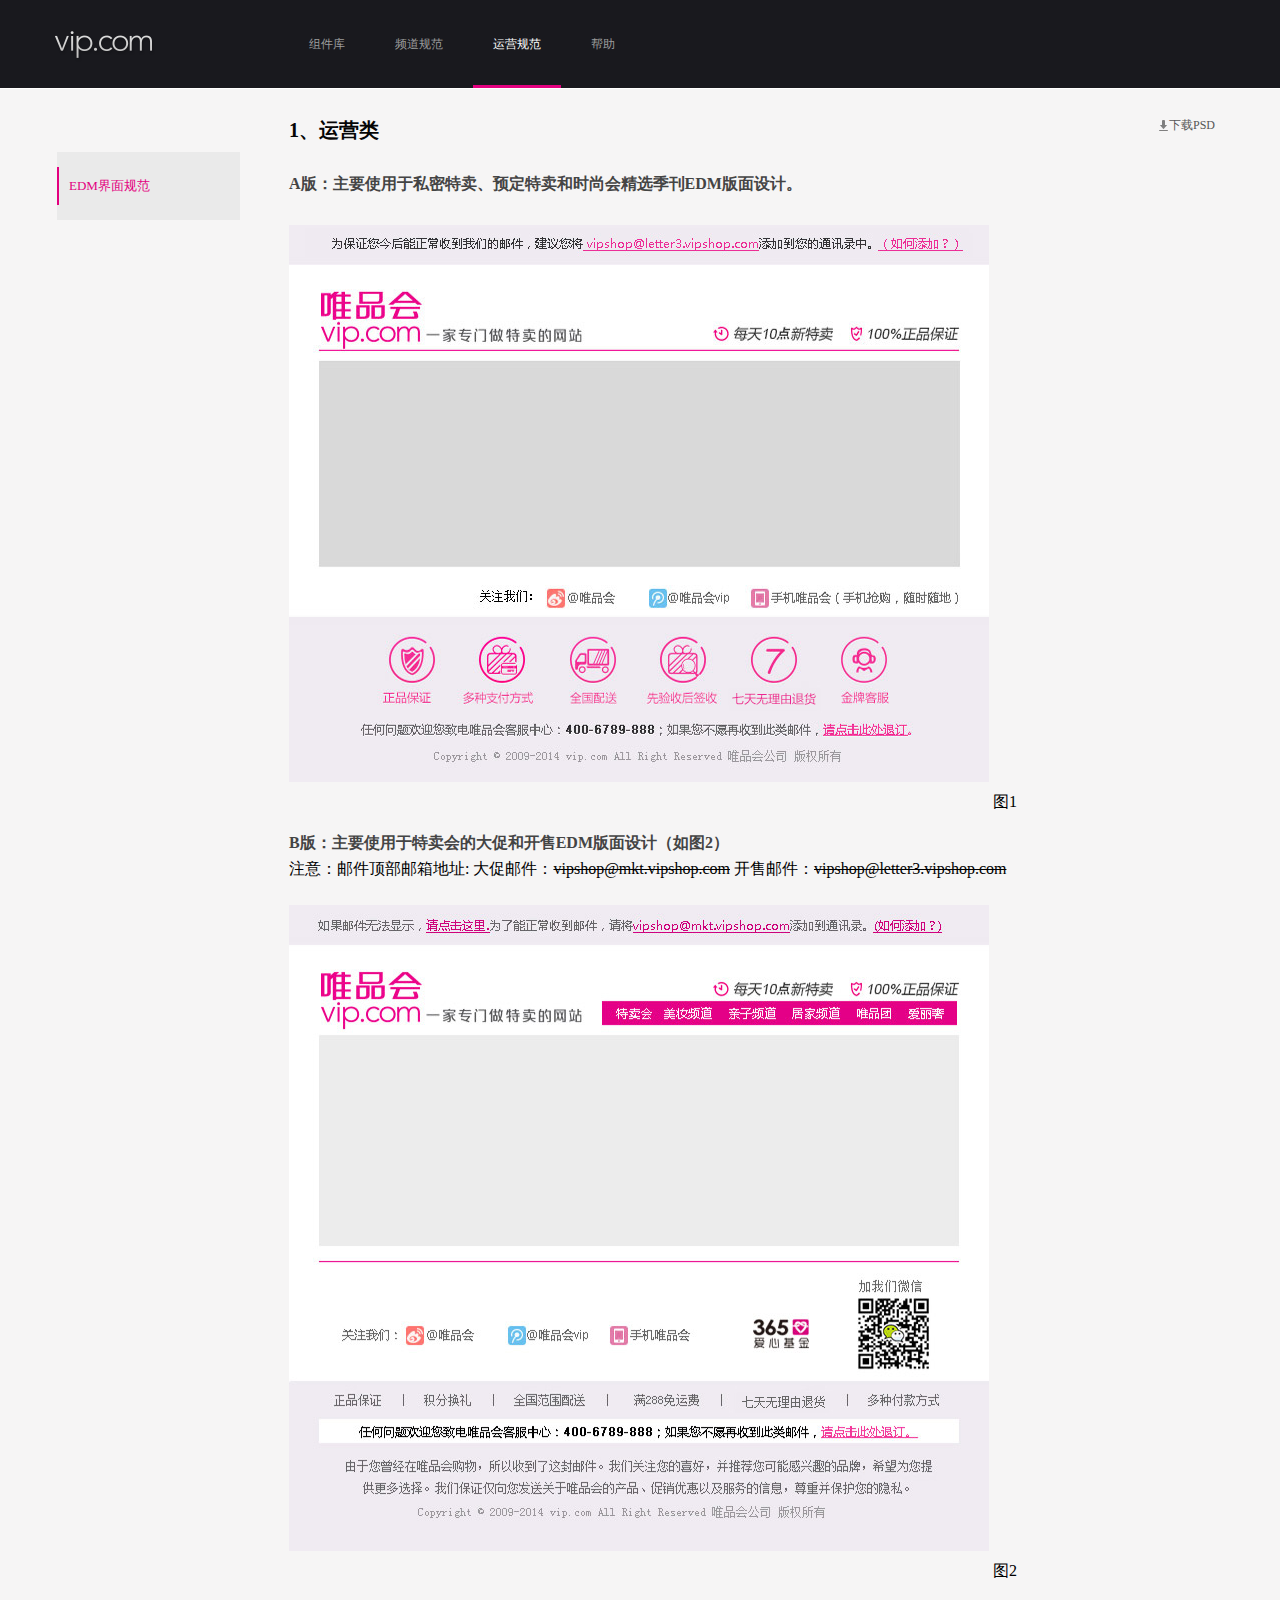
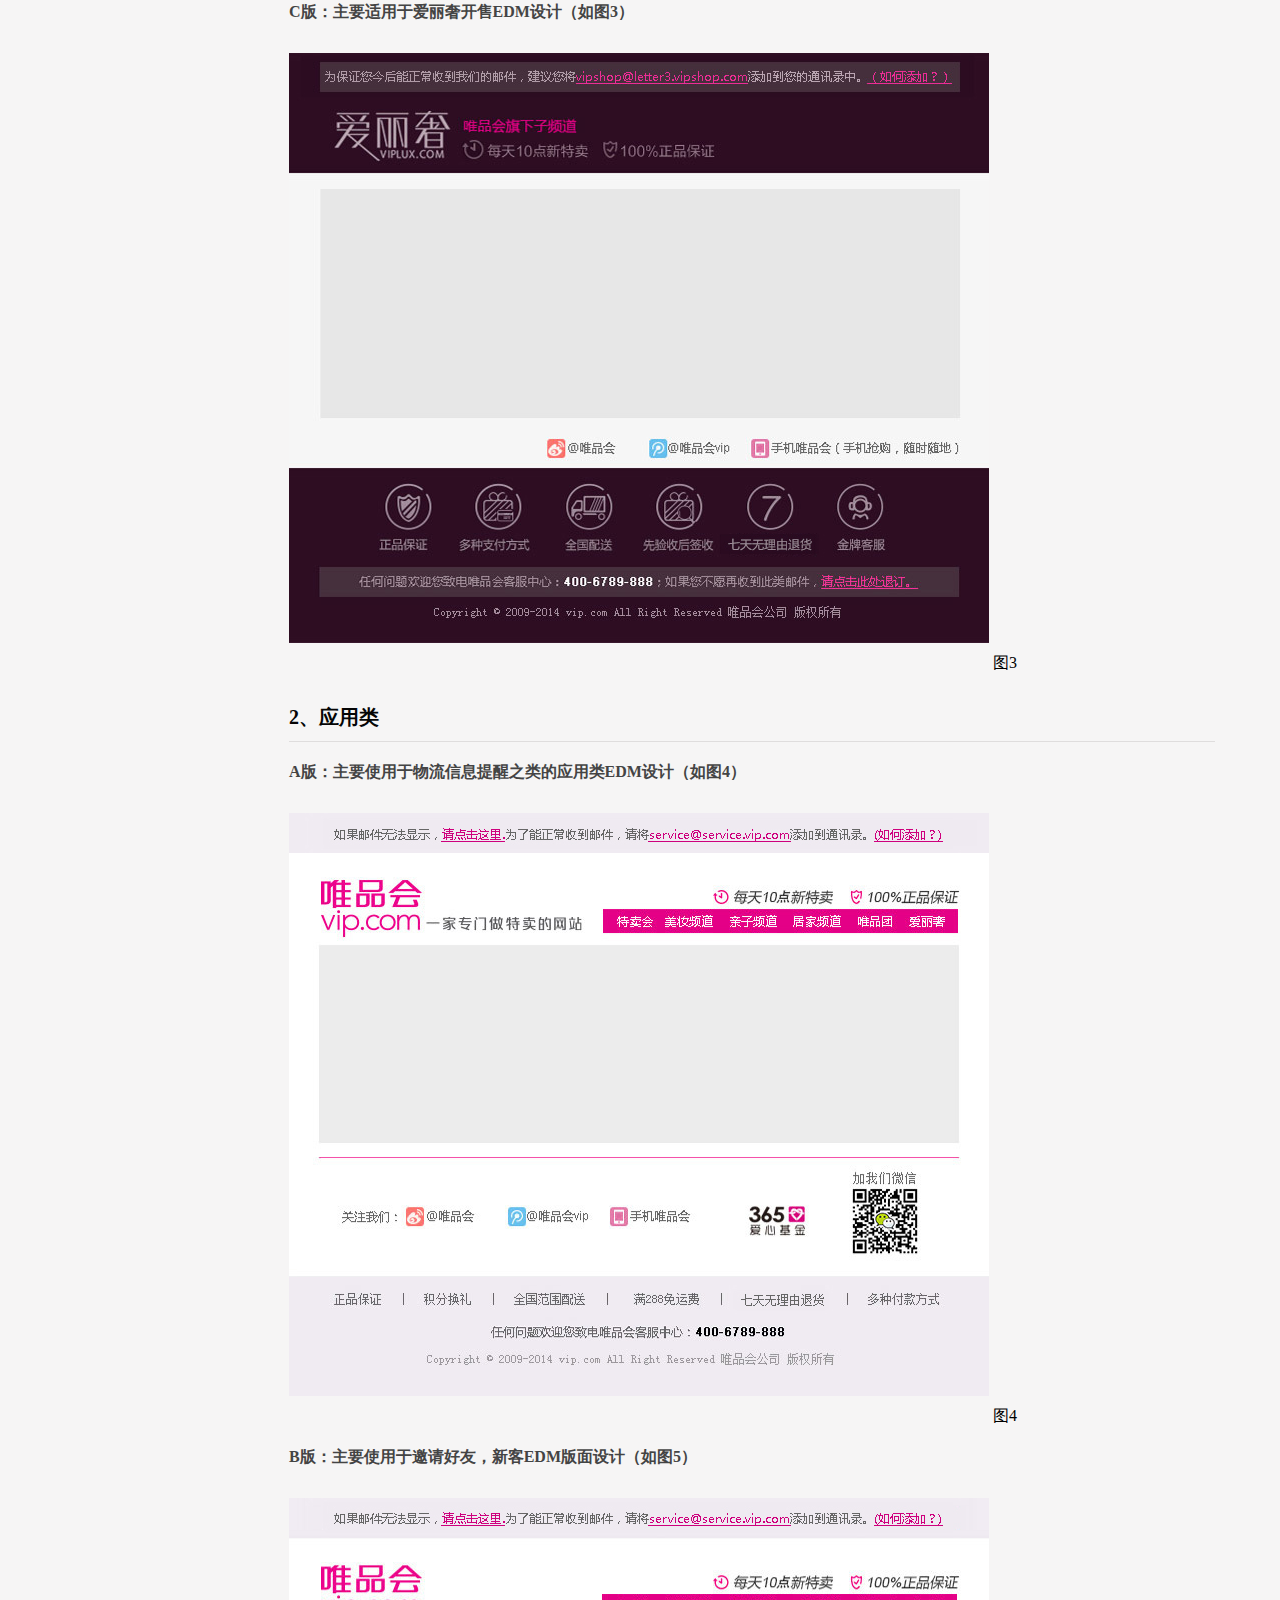
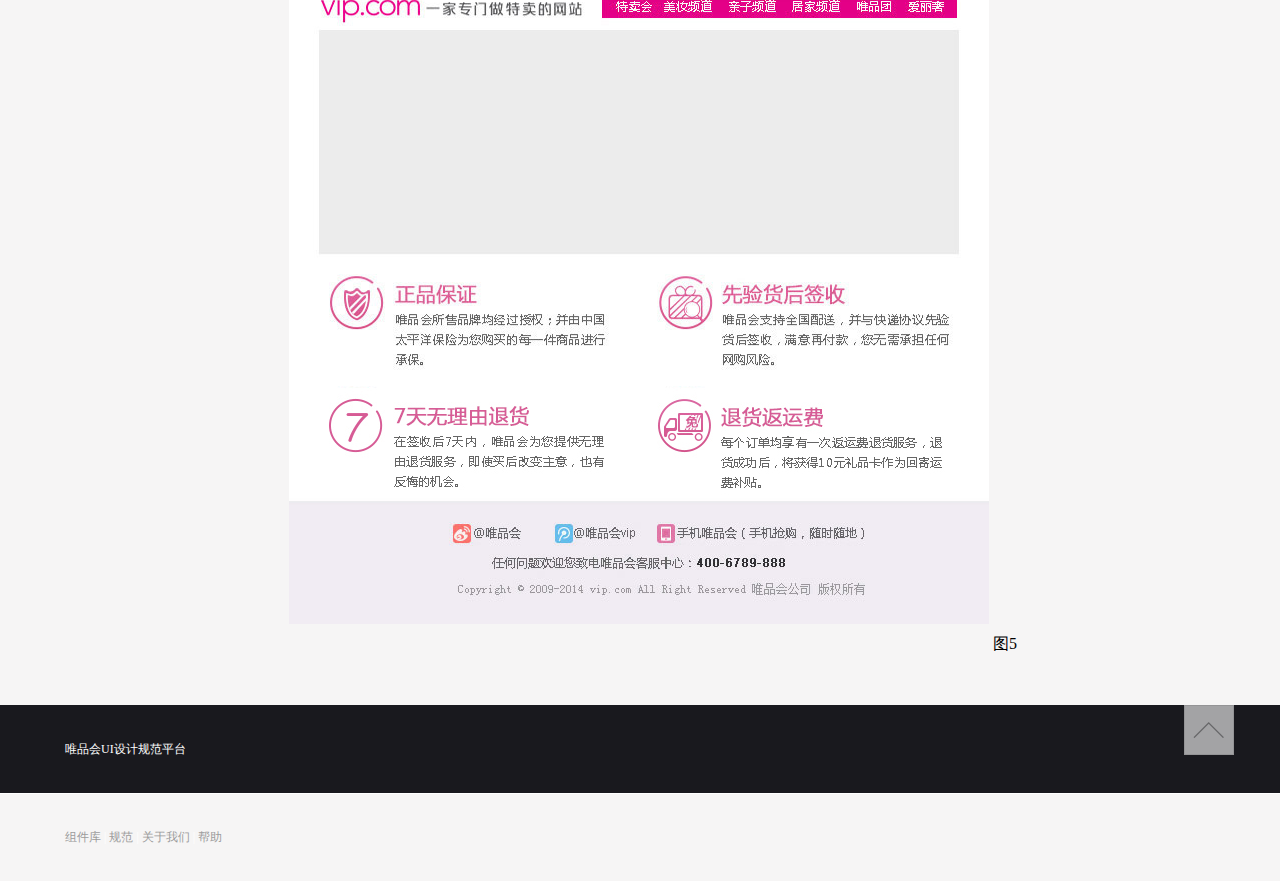
<file: operation_edm.html>
<!doctype html>
<html>
<head>
<meta charset="utf-8">
<title>Vip.com GUI Guide</title>

<link href="css/docs.css" rel="stylesheet" type="text/css">
<script type="text/javascript" src="js/jquery.min.js"></script>
</head>

<body>
<div class="header">
<div class="docs">
<div class="docs-in" style="position:relative">
<div class="navbar-header" style="position:absolute;left:-220px;top:0px">
	<a href="javascript:void(0)" class="navbar-brand"><img src="images/logo.png" /></a>
</div>
<div class="nav">

  <ul class="navbar-nav">
	<li  onClick="window.location='index-icon-font.html'">
	  <a href="javascript:void(0)">组件库</a>
	</li>
	<li  onClick="window.location='channel_name.html'"> 
	  <a href="javascript:void(0)">频道规范</a>
	</li>
	<li  onClick="window.location='operation_edm.html'"  class="active" >
	  <a href="javascript:void(0)">运营规范</a>
	</li>
	<li>
	  <a href="javascript:void(0)">帮助</a>
	</li>
	
  </ul>
</div>
</div>
</div>

</div>
<div class="docs">
<div class="docs-in re">
	
	<div class="col-nav">
		
		<ul class="bs-sidenav">
			<li class="active" data-to="t1">
				<a href="operation_edm.html" class="hover">EDM界面规范</a>
			</li>

		</ul>
	</div>
	
	<div class="col-list">
	<div class="page-header"></div>
	
	<div class="edm_gui_title">
    
    <div class="edm_operations">
      <h2 id="t1">1、运营类<a class="down" href="psd/edm.psd">下载PSD</a></h2>
	  
      <div class="edm_operations_a ">
        <h3>A版：主要使用于私密特卖、预定特卖和时尚会精选季刊EDM版面设计。</h3>
        <div class="edm_img">
          <img src="images/edm_gui_01.jpg" alt="">
          <span class="tuli">图1</span>
        </div>
      </div>
      <div class="edm_operations_b">
        <h3  id="t1_2">B版：主要使用于特卖会的大促和开售EDM版面设计（如图2）</h3>
        <h4>注意：邮件顶部邮箱地址:    大促邮件：<s class="underline">vipshop@mkt.vipshop.com</s>    开售邮件：<s class="underline">vipshop@letter3.vipshop.com</s></h4>
        <div class="edm_img">
          <img src="images/edm_gui_02.jpg" alt="">
          <span class="tuli">图2</span>
        </div>
      </div>
      <div class="edm_operations_c">
        <h3 id="t1_3">C版：主要适用于爱丽奢开售EDM设计（如图3）</h3>
        <div class="edm_img">
          <img src="images/edm_gui_03.jpg" alt="">
          <span class="tuli">图3</span>
        </div>
      </div>
    </div>
    <div class="edm_app" style="padding-bottom:50px;">
      <h2 class="border" id="t2">2、应用类</h2>
      <div class="edm_app_a">
        <h3>A版：主要使用于物流信息提醒之类的应用类EDM设计（如图4）</h3>
        <div class="edm_img">
          <img src="images/edm_gui_04.jpg" alt="">
          <span class="tuli">图4</span>
        </div>
      </div>
      <div class="edm_app_b">
        <h3 id="t2_2">B版：主要使用于邀请好友，新客EDM版面设计（如图5）</h3>
        <div class="edm_img">
          <img src="images/edm_gui_05.jpg" alt="">
          <span class="tuli">图5</span>
        </div>
      </div>
    </div>
  </div>
	
</div>
</div>
</div>
<div class="header footer ">
<div class="docs">
<span class="f-ui">唯品会UI设计规范平台</span>
<div class="f-link"><a href="index-icon-font.html" target="_blank">组件库</a>  |  <a  href="channel_name.html" target="_blank">规范</a>  |  <a href="#">关于我们</a>  |  <a href="#">帮助</a></div>
</div>

</div>

<script type="text/javascript" src="js/init_1.js"></script> 

</body>
</html>
</file>
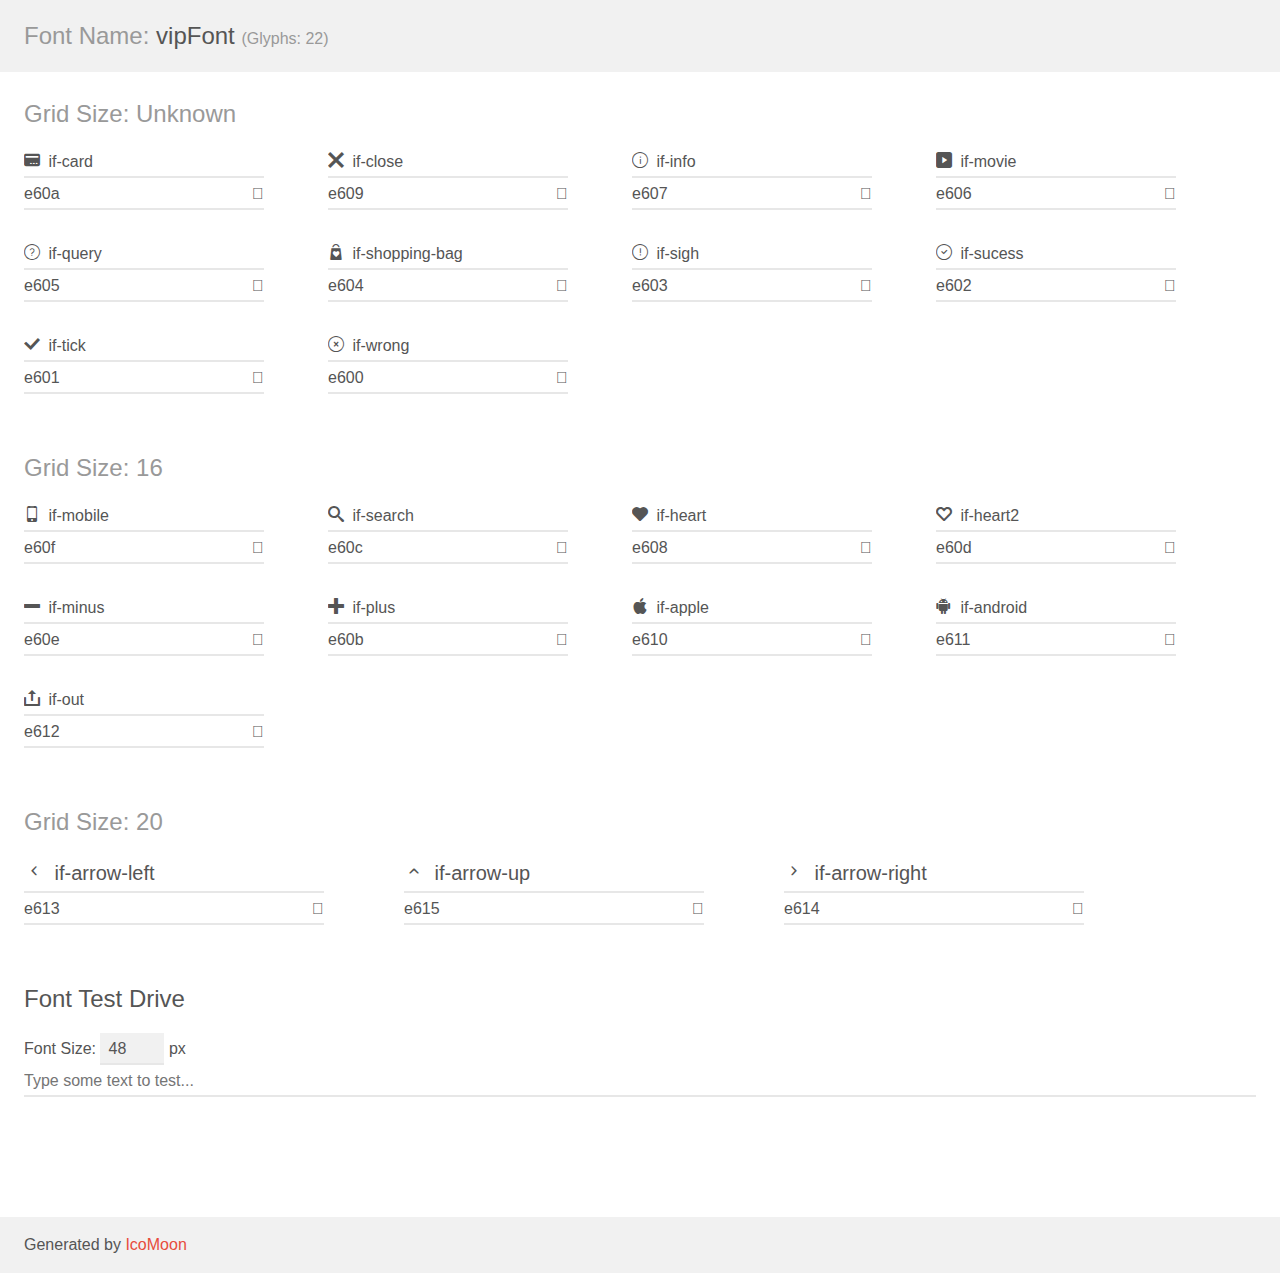
<file: unicode/demo.html>
<!doctype html>
<html>
<head>
	<meta charset="utf-8">
	<title>IcoMoon Demo</title>
	<meta name="description" content="An Icon Font Generated By IcoMoon.io">
	<meta name="viewport" content="width=device-width">
	<link rel="stylesheet" href="demo-files/demo.css">
	<link rel="stylesheet" href="style.css">
	<!--[if lt IE 8]><!-->
	<link rel="stylesheet" href="ie7/ie7.css">
	<!--<![endif]-->
</head>
<body>
	<div class="bgc1 clearfix">
		<h1 class="mhmm mvm"><span class="fgc1">Font Name:</span> vipFont <small class="fgc1">(Glyphs:&nbsp;22)</small></h1>
	</div>
	<div class="clearfix mhl ptl">
		<h1 class="mvm mtn bshadow fgc1">Grid Size: Unknown</h1>
		<div class="glyph fs1">
			<div class="clearfix bshadow0 pbs">
				<span class="if-card"></span><span class="mls"> if-card</span>
			</div>
			<fieldset class="fs0 size1of1 clearfix hidden-false">
				<input type="text" readonly value="e60a" class="unit size1of2" />
				<input type="text" maxlength="1" readonly value="&#xe60a;" class="unitRight size1of2 talign-right" />
			</fieldset>
			<div class="fs0 bshadow0 clearfix hidden-true">
				<span class="unit pvs fgc1">liga: </span>
				<input type="text" readonly value="" class="liga unitRight" />
			</div>
		</div>
		<div class="glyph fs1">
			<div class="clearfix bshadow0 pbs">
				<span class="if-close"></span><span class="mls"> if-close</span>
			</div>
			<fieldset class="fs0 size1of1 clearfix hidden-false">
				<input type="text" readonly value="e609" class="unit size1of2" />
				<input type="text" maxlength="1" readonly value="&#xe609;" class="unitRight size1of2 talign-right" />
			</fieldset>
			<div class="fs0 bshadow0 clearfix hidden-true">
				<span class="unit pvs fgc1">liga: </span>
				<input type="text" readonly value="" class="liga unitRight" />
			</div>
		</div>
		<div class="glyph fs1">
			<div class="clearfix bshadow0 pbs">
				<span class="if-info"></span><span class="mls"> if-info</span>
			</div>
			<fieldset class="fs0 size1of1 clearfix hidden-false">
				<input type="text" readonly value="e607" class="unit size1of2" />
				<input type="text" maxlength="1" readonly value="&#xe607;" class="unitRight size1of2 talign-right" />
			</fieldset>
			<div class="fs0 bshadow0 clearfix hidden-true">
				<span class="unit pvs fgc1">liga: </span>
				<input type="text" readonly value="" class="liga unitRight" />
			</div>
		</div>
		<div class="glyph fs1">
			<div class="clearfix bshadow0 pbs">
				<span class="if-movie"></span><span class="mls"> if-movie</span>
			</div>
			<fieldset class="fs0 size1of1 clearfix hidden-false">
				<input type="text" readonly value="e606" class="unit size1of2" />
				<input type="text" maxlength="1" readonly value="&#xe606;" class="unitRight size1of2 talign-right" />
			</fieldset>
			<div class="fs0 bshadow0 clearfix hidden-true">
				<span class="unit pvs fgc1">liga: </span>
				<input type="text" readonly value="" class="liga unitRight" />
			</div>
		</div>
		<div class="glyph fs1">
			<div class="clearfix bshadow0 pbs">
				<span class="if-query"></span><span class="mls"> if-query</span>
			</div>
			<fieldset class="fs0 size1of1 clearfix hidden-false">
				<input type="text" readonly value="e605" class="unit size1of2" />
				<input type="text" maxlength="1" readonly value="&#xe605;" class="unitRight size1of2 talign-right" />
			</fieldset>
			<div class="fs0 bshadow0 clearfix hidden-true">
				<span class="unit pvs fgc1">liga: </span>
				<input type="text" readonly value="" class="liga unitRight" />
			</div>
		</div>
		<div class="glyph fs1">
			<div class="clearfix bshadow0 pbs">
				<span class="if-shopping-bag"></span><span class="mls"> if-shopping-bag</span>
			</div>
			<fieldset class="fs0 size1of1 clearfix hidden-false">
				<input type="text" readonly value="e604" class="unit size1of2" />
				<input type="text" maxlength="1" readonly value="&#xe604;" class="unitRight size1of2 talign-right" />
			</fieldset>
			<div class="fs0 bshadow0 clearfix hidden-true">
				<span class="unit pvs fgc1">liga: </span>
				<input type="text" readonly value="" class="liga unitRight" />
			</div>
		</div>
		<div class="glyph fs1">
			<div class="clearfix bshadow0 pbs">
				<span class="if-sigh"></span><span class="mls"> if-sigh</span>
			</div>
			<fieldset class="fs0 size1of1 clearfix hidden-false">
				<input type="text" readonly value="e603" class="unit size1of2" />
				<input type="text" maxlength="1" readonly value="&#xe603;" class="unitRight size1of2 talign-right" />
			</fieldset>
			<div class="fs0 bshadow0 clearfix hidden-true">
				<span class="unit pvs fgc1">liga: </span>
				<input type="text" readonly value="" class="liga unitRight" />
			</div>
		</div>
		<div class="glyph fs1">
			<div class="clearfix bshadow0 pbs">
				<span class="if-sucess"></span><span class="mls"> if-sucess</span>
			</div>
			<fieldset class="fs0 size1of1 clearfix hidden-false">
				<input type="text" readonly value="e602" class="unit size1of2" />
				<input type="text" maxlength="1" readonly value="&#xe602;" class="unitRight size1of2 talign-right" />
			</fieldset>
			<div class="fs0 bshadow0 clearfix hidden-true">
				<span class="unit pvs fgc1">liga: </span>
				<input type="text" readonly value="" class="liga unitRight" />
			</div>
		</div>
		<div class="glyph fs1">
			<div class="clearfix bshadow0 pbs">
				<span class="if-tick"></span><span class="mls"> if-tick</span>
			</div>
			<fieldset class="fs0 size1of1 clearfix hidden-false">
				<input type="text" readonly value="e601" class="unit size1of2" />
				<input type="text" maxlength="1" readonly value="&#xe601;" class="unitRight size1of2 talign-right" />
			</fieldset>
			<div class="fs0 bshadow0 clearfix hidden-true">
				<span class="unit pvs fgc1">liga: </span>
				<input type="text" readonly value="" class="liga unitRight" />
			</div>
		</div>
		<div class="glyph fs1">
			<div class="clearfix bshadow0 pbs">
				<span class="if-wrong"></span><span class="mls"> if-wrong</span>
			</div>
			<fieldset class="fs0 size1of1 clearfix hidden-false">
				<input type="text" readonly value="e600" class="unit size1of2" />
				<input type="text" maxlength="1" readonly value="&#xe600;" class="unitRight size1of2 talign-right" />
			</fieldset>
			<div class="fs0 bshadow0 clearfix hidden-true">
				<span class="unit pvs fgc1">liga: </span>
				<input type="text" readonly value="" class="liga unitRight" />
			</div>
		</div>
	</div>
	<div class="clearfix mhl ptl">
		<h1 class="mvm mtn bshadow fgc1">Grid Size: 16</h1>
		<div class="glyph fs2">
			<div class="clearfix bshadow0 pbs">
				<span class="if-mobile"></span><span class="mls"> if-mobile</span>
			</div>
			<fieldset class="fs0 size1of1 clearfix hidden-false">
				<input type="text" readonly value="e60f" class="unit size1of2" />
				<input type="text" maxlength="1" readonly value="&#xe60f;" class="unitRight size1of2 talign-right" />
			</fieldset>
			<div class="fs0 bshadow0 clearfix hidden-true">
				<span class="unit pvs fgc1">liga: </span>
				<input type="text" readonly value="" class="liga unitRight" />
			</div>
		</div>
		<div class="glyph fs2">
			<div class="clearfix bshadow0 pbs">
				<span class="if-search"></span><span class="mls"> if-search</span>
			</div>
			<fieldset class="fs0 size1of1 clearfix hidden-false">
				<input type="text" readonly value="e60c" class="unit size1of2" />
				<input type="text" maxlength="1" readonly value="&#xe60c;" class="unitRight size1of2 talign-right" />
			</fieldset>
			<div class="fs0 bshadow0 clearfix hidden-true">
				<span class="unit pvs fgc1">liga: </span>
				<input type="text" readonly value="" class="liga unitRight" />
			</div>
		</div>
		<div class="glyph fs2">
			<div class="clearfix bshadow0 pbs">
				<span class="if-heart"></span><span class="mls"> if-heart</span>
			</div>
			<fieldset class="fs0 size1of1 clearfix hidden-false">
				<input type="text" readonly value="e608" class="unit size1of2" />
				<input type="text" maxlength="1" readonly value="&#xe608;" class="unitRight size1of2 talign-right" />
			</fieldset>
			<div class="fs0 bshadow0 clearfix hidden-true">
				<span class="unit pvs fgc1">liga: </span>
				<input type="text" readonly value="" class="liga unitRight" />
			</div>
		</div>
		<div class="glyph fs2">
			<div class="clearfix bshadow0 pbs">
				<span class="if-heart2"></span><span class="mls"> if-heart2</span>
			</div>
			<fieldset class="fs0 size1of1 clearfix hidden-false">
				<input type="text" readonly value="e60d" class="unit size1of2" />
				<input type="text" maxlength="1" readonly value="&#xe60d;" class="unitRight size1of2 talign-right" />
			</fieldset>
			<div class="fs0 bshadow0 clearfix hidden-true">
				<span class="unit pvs fgc1">liga: </span>
				<input type="text" readonly value="" class="liga unitRight" />
			</div>
		</div>
		<div class="glyph fs2">
			<div class="clearfix bshadow0 pbs">
				<span class="if-minus"></span><span class="mls"> if-minus</span>
			</div>
			<fieldset class="fs0 size1of1 clearfix hidden-false">
				<input type="text" readonly value="e60e" class="unit size1of2" />
				<input type="text" maxlength="1" readonly value="&#xe60e;" class="unitRight size1of2 talign-right" />
			</fieldset>
			<div class="fs0 bshadow0 clearfix hidden-true">
				<span class="unit pvs fgc1">liga: </span>
				<input type="text" readonly value="" class="liga unitRight" />
			</div>
		</div>
		<div class="glyph fs2">
			<div class="clearfix bshadow0 pbs">
				<span class="if-plus"></span><span class="mls"> if-plus</span>
			</div>
			<fieldset class="fs0 size1of1 clearfix hidden-false">
				<input type="text" readonly value="e60b" class="unit size1of2" />
				<input type="text" maxlength="1" readonly value="&#xe60b;" class="unitRight size1of2 talign-right" />
			</fieldset>
			<div class="fs0 bshadow0 clearfix hidden-true">
				<span class="unit pvs fgc1">liga: </span>
				<input type="text" readonly value="" class="liga unitRight" />
			</div>
		</div>
		<div class="glyph fs2">
			<div class="clearfix bshadow0 pbs">
				<span class="if-apple"></span><span class="mls"> if-apple</span>
			</div>
			<fieldset class="fs0 size1of1 clearfix hidden-false">
				<input type="text" readonly value="e610" class="unit size1of2" />
				<input type="text" maxlength="1" readonly value="&#xe610;" class="unitRight size1of2 talign-right" />
			</fieldset>
			<div class="fs0 bshadow0 clearfix hidden-true">
				<span class="unit pvs fgc1">liga: </span>
				<input type="text" readonly value="" class="liga unitRight" />
			</div>
		</div>
		<div class="glyph fs2">
			<div class="clearfix bshadow0 pbs">
				<span class="if-android"></span><span class="mls"> if-android</span>
			</div>
			<fieldset class="fs0 size1of1 clearfix hidden-false">
				<input type="text" readonly value="e611" class="unit size1of2" />
				<input type="text" maxlength="1" readonly value="&#xe611;" class="unitRight size1of2 talign-right" />
			</fieldset>
			<div class="fs0 bshadow0 clearfix hidden-true">
				<span class="unit pvs fgc1">liga: </span>
				<input type="text" readonly value="" class="liga unitRight" />
			</div>
		</div>
		<div class="glyph fs2">
			<div class="clearfix bshadow0 pbs">
				<span class="if-out"></span><span class="mls"> if-out</span>
			</div>
			<fieldset class="fs0 size1of1 clearfix hidden-false">
				<input type="text" readonly value="e612" class="unit size1of2" />
				<input type="text" maxlength="1" readonly value="&#xe612;" class="unitRight size1of2 talign-right" />
			</fieldset>
			<div class="fs0 bshadow0 clearfix hidden-true">
				<span class="unit pvs fgc1">liga: </span>
				<input type="text" readonly value="" class="liga unitRight" />
			</div>
		</div>
	</div>
	<div class="clearfix mhl ptl">
		<h1 class="mvm mtn bshadow fgc1">Grid Size: 20</h1>
		<div class="glyph fs3">
			<div class="clearfix bshadow0 pbs">
				<span class="if-arrow-left"></span><span class="mls"> if-arrow-left</span>
			</div>
			<fieldset class="fs0 size1of1 clearfix hidden-false">
				<input type="text" readonly value="e613" class="unit size1of2" />
				<input type="text" maxlength="1" readonly value="&#xe613;" class="unitRight size1of2 talign-right" />
			</fieldset>
			<div class="fs0 bshadow0 clearfix hidden-true">
				<span class="unit pvs fgc1">liga: </span>
				<input type="text" readonly value="" class="liga unitRight" />
			</div>
		</div>
		<div class="glyph fs3">
			<div class="clearfix bshadow0 pbs">
				<span class="if-arrow-up"></span><span class="mls"> if-arrow-up</span>
			</div>
			<fieldset class="fs0 size1of1 clearfix hidden-false">
				<input type="text" readonly value="e615" class="unit size1of2" />
				<input type="text" maxlength="1" readonly value="&#xe615;" class="unitRight size1of2 talign-right" />
			</fieldset>
			<div class="fs0 bshadow0 clearfix hidden-true">
				<span class="unit pvs fgc1">liga: </span>
				<input type="text" readonly value="" class="liga unitRight" />
			</div>
		</div>
		<div class="glyph fs3">
			<div class="clearfix bshadow0 pbs">
				<span class="if-arrow-right"></span><span class="mls"> if-arrow-right</span>
			</div>
			<fieldset class="fs0 size1of1 clearfix hidden-false">
				<input type="text" readonly value="e614" class="unit size1of2" />
				<input type="text" maxlength="1" readonly value="&#xe614;" class="unitRight size1of2 talign-right" />
			</fieldset>
			<div class="fs0 bshadow0 clearfix hidden-true">
				<span class="unit pvs fgc1">liga: </span>
				<input type="text" readonly value="" class="liga unitRight" />
			</div>
		</div>
	</div>

	<!--[if gt IE 8]><!-->
	<div class="mhl clearfix mbl">
		<h1>Font Test Drive</h1>
		<label>
			Font Size: <input id="fontSize" type="number" class="textbox0 mbm"
			min="8" value="48" />
			px
		</label>
		<input id="testText" type="text" class="phl size1of1 mvl"
		placeholder="Type some text to test..." value=""/>
		</label>
		<div id="testDrive" class="if-">&nbsp;
		</div>
	</div>
	<!--<![endif]-->
	<div class="bgc1 clearfix">
		<p class="mhl">Generated by <a href="http://icomoon.io/app">IcoMoon</a></p>
	</div>

	<script src="demo-files/demo.js"></script>
</body>
</html>
</file>
<file: css/for-show.css>
@charset "utf-8";

.vipFontStrat {
  color: #f00;
}

@font-face {
  font-family: 'vipFont';
  src: url('../font/fonts/vipFont.eot');
  src: url('../font/fonts/vipFont.eot?#iefix') format('embedded-opentype'),url('../font/fonts/vipFont.svg#vipFont') format('svg'),url('../font/fonts/vipFont.woff') format('woff'),url('../font/fonts/vipFont.ttf') format('truetype');
  font-weight: normal;
  font-style: normal;
}

.vipFont {
  font-family: 'vipFont';
  speak: none;
  font-style: normal;
  font-weight: normal;
  font-variant: normal;
  text-transform: none;
  line-height: 1;
  font-size: 16px;
  /* Better Font Rendering =========== */
  -webkit-font-smoothing: antialiased;
  -moz-osx-font-smoothing: grayscale;
}

.ui-btn-big,
.ui-btn-nor,
.ui-btn-mini,
.ui-btn-tips {
  display: inline-block;
  -webkit-border-radius: 3px;
  -moz-border-radius: 3px;
  border-radius: 3px;
  text-decoration: none;
  vertical-align: top;
  -webkit-transition: 0.3s;
  -moz-transition: 0.3s;
  transition: 0.3s;
}

.ui-btn-big:hover,
.ui-btn-nor:hover,
.ui-btn-mini:hover {
  text-decoration: none;
}

.ui-btn-big {
  padding: 0 29px;
  font: 18px/42px \5FAE\8F6F\96C5\9ED1,arial,\5B8B\4F53;
}

.ui-btn-big i {
  margin-right: 6px;
}

.ui-btn-big .if-shopping-bag {
  font-size: 22px;
  vertical-align: text-bottom;
  _vertical-align: baseline;
}

.ui-btn-big .if-card {
  font-size: 20px;
  vertical-align: -2px;
  _vertical-align: baseline;
}

.ui-btn-nor {
  padding: 0 25px;
  font: 14px/28px \5FAE\8F6F\96C5\9ED1,arial,\5B8B\4F53;
}

.ui-btn-nor .vipFont {
  font-size: 15px;
  vertical-align: text-top;
  _vertical-align: baseline;
  margin-right: 7px;
}

.ui-btn-nor .ui-btn-txt {
  margin-left: 7px;
}

.ui-btn-mini {
  display: inline-block;
  padding: 0 10px;
  font: 12px/18px \5FAE\8F6F\96C5\9ED1,arial,\5B8B\4F53;
  height: 18px;
  -webkit-border-radius: 3px;
  -moz-border-radius: 3px;
  border-radius: 3px;
}

.ui-btn-mini .ii-loading {
  vertical-align: top;
  margin-top: 1px;
}

.ui-btn-tips {
  display: inline-block;
  padding: 0 11px;
  font: 14px/34px \5FAE\8F6F\96C5\9ED1,arial,\5B8B\4F53;
  -webkit-border-radius: 3px;
  -moz-border-radius: 3px;
  border-radius: 3px;
  -moz-transition: all 0.5s ease-out;
  transition: all 0.5s ease-out;
  -webkit-transition: all 0.5s ease-out;
  color: #181818;
  background: rgba(255,255,255,0.8);
  filter: progidDXImageTransform.Microsoft.gradient(startcolorstr=#ccffffff, endcolorstr=#ccffffff);
}

.ui-btn-tips i {
  margin-right: 5px;
}

.ui-btn-tips .if-add {
  color: #3c9705;
  font-size: 12px;
}

.ui-btn-tips .if-close {
  display: inline-block;
  _display: inline;
  color: #f10123;
  font-size: 10px;
  -webkit-transform: scale(0.83);
}

.ui-btn-tips .if-movie {
  color: #db3184;
  font-size: 13px;
  margin: 0 0 0 5px;
}

.ui-btn-tips .if-tick {
  display: inline-block;
  _display: inline;
  color: #3c9705;
  font-size: 11px;
  -webkit-transform: scale(0.91);
}

.ui-btn-tips:hover {
  background: #fff;
  color: #181818;
  -webkit-filter: none;
  filter: none;
}

.ui-btn-tips1 {
  padding: 0 6px;
  font: 12px/24px \5FAE\8F6F\96C5\9ED1,arial,\5B8B\4F53;
}

.ui-btn-tips1 .if-heart {
  display: inline-block;
  _display: inline;
  color: #9b9a9a;
  font-size: 9px;
  -webkit-transform: scale(0.75);
}

.ui-btn-active {
  background: #fff;
  color: #181818;
  -webkit-filter: none;
  filter: none;
}

.ui-btn-active .if-heart {
  color: #cb2e7c;
}

.ui-btn1 {
  background-color: #f10180;
  border: 1px solid #f10180;
}

.ui-btn1,
.ui-btn1:hover,
.ui-btn1:active {
  color: #fff;
}

.ui-btn1:hover {
  background-color: #f43499;
}

.ui-btn1:active {
  background-color: #d80173;
}

.ui-btn2 {
  background-color: #fcedf2;
  border: 1px solid #ffbee0;
}

.ui-btn2,
.ui-btn2:hover,
.ui-btn2:active {
  color: #e00078;
}

.ui-btn2:hover {
  background-color: #fbf5f7;
}

.ui-btn2:active {
  background-color: #fcdee8;
}

.ui-btn3 {
  background-color: #fafafa;
  border: 1px solid #c2c2c2;
}

.ui-btn3,
.ui-btn3:hover,
.ui-btn3:active {
  color: #333;
}

.ui-btn3:hover {
  background-color: #fff;
}

.ui-btn3:active {
  background-color: #f0f0f0;
}

.ui-btn-disable,
.ui-btn-disable:hover,
.ui-btn-disable:active {
  border: 1px solid #d0d0d0;
  color: #999;
  background: #d0d0d0;
  cursor: not-allowed;
}

.ui-btn-disable .ii-loading {
  background-image: url("../font/img/loading_1.gif");
}

.ii-loading {
  width: 16px;
  height: 16px;
  display: inline-block;
  vertical-align: middle;
  background-image: url("../font/img/loading.gif");
  background-repeat: no-repeat;
  overflow: hidden;
}

@media only screen and (-Webkit-min-device-pixel-ratio: 1.5),only screen and (-moz-min-device-pixel-ratio: 1.5),only screen and (-o-min-device-pixel-ratio: 3/2),only screen and (min-device-pixel-ratio: 1.5) {
  .ii-loading {
    background-image: url("../font/img/loading@2x.gif");
    -webkit-background-size: 16px 16px;
    -moz-background-size: 16px 16px;
    background-size: 16px 16px;
  }

  .ui-btn-disable .ii-loading {
    background-image: url("../font/img/loading_1@2x.gif");
    -webkit-background-size: 16px 16px;
    -moz-background-size: 16px 16px;
    background-size: 16px 16px;
  }
}

.ui-btn-txt {
  display: inline-block;
  vertical-align: top;
  *vertical-align: middle;
}

.ui-tips-big .close,
.ui-tips-nor .close,
.ui-tips-pop .close {
  position: absolute;
  right: 0;
  top: 0;
  padding: 3px 6px;
  font: 14px/1 arial;
}

.ui-tips-big .close,
.ui-tips-nor .close,
.ui-tips-pop .close,
.ui-tips-big .close:hover,
.ui-tips-nor .close:hover,
.ui-tips-pop .close:hover,
.ui-tips-big .close,
.ui-tips-nor .close,
.ui-tips-pop .close {
  color: #a6a5a5;
  text-decoration: none;
}

.ui-tips-big {
  position: relative;
  padding: 4px 0 4px 40px;
  -webkit-border-radius: 2px;
  -moz-border-radius: 2px;
  border-radius: 2px;
  zoom: 1;
  font-family: \5FAE\8F6F\96C5\9ED1,arial,\5B8B\4F53;
}

.ui-tips-big .title {
  line-height: 24px;
  font-size: 16px;
  color: #424141;
  font-weight: normal;
}

.ui-tips-big .info {
  line-height: 20px;
  font-size: 12px;
  color: #2a2a2a;
}

.ui-tips-big i {
  position: absolute;
  left: 14px;
  top: 9px;
}

.ui-tips-nor {
  position: relative;
  padding-left: 15px;
  line-height: 30px;
  -webkit-border-radius: 2px;
  -moz-border-radius: 2px;
  border-radius: 2px;
  zoom: 1;
  font-family: \5FAE\8F6F\96C5\9ED1,arial,\5B8B\4F53;
}

.ui-tips-nor .info {
  font-size: 14px;
  color: #2a2a2a;
}

.ui-tips-nor i {
  margin-right: 13px;
  vertical-align: -2px;
}

.ui-tips1 {
  background-color: #fffbf3;
  border: 1px solid #f8dcb0;
}

.if-sigh {
  color: #f9a123;
}

.ui-tips2 {
  background-color: #dff1f8;
  border: 1px solid #b4e1f3;
}

.if-info {
  color: #249fdf;
}

.ui-tips3 {
  background-color: #dff2d9;
  border: 1px solid #c1e0af;
}

.if-sucess {
  color: #47b85c;
}

.ui-tips4 {
  background-color: #f4e5e5;
  border: 1px solid #ebced0;
}

.if-wrong {
  color: #f64a4a;
}

.if-query {
  color: #2689f8;
}

.if-size-30 {
  font-size: 30px;
}

.if-size-48 {
  font-size: 48px;
}

.ui-tips-pop .bottom,
.ui-tips-pop .bottom1 {
  left: 50%;
  margin-left: -7px;
}

.ui-tips-pop .top,
.ui-tips-pop .top1 {
  left: 50%;
  margin-left: -7px;
}

.ui-tips-pop .left,
.ui-tips-pop .left1 {
  top: 50%;
  margin-top: -7px;
}

.ui-tips-pop .right,
.ui-tips-pop .right1 {
  top: 50%;
  margin-top: -7px;
}

.ui-tips-pop {
  position: absolute;
  background-color: #fffaf3;
  border-width: 1px;
  border-color: #f9dfba #f8dbb1 #f9e0bb;
  border-style: solid;
  -webkit-border-radius: 2px;
  -moz-border-radius: 2px;
  border-radius: 2px;
  font: 12px/1.4 \5FAE\8F6F\96C5\9ED1,arial,\5B8B\4F53;
}

.ui-tips-pop .arrow {
  position: absolute;
  height: 14px;
  *overflow: hidden;
  font: normal 14px/14px \5B8B\4F53,Hiragino Sans GB;
  _line-height: 16px;
}

.ui-tips-pop .bottom {
  color: #f9e0bb;
  bottom: -8px;
}

.ui-tips-pop .bottom1 {
  color: #fffaf3;
  bottom: -6px;
}

.ui-tips-pop .top {
  color: #f9dfba;
  top: -8px;
}

.ui-tips-pop .top1 {
  color: #fffaf3;
  top: -6px;
}

.ui-tips-pop .left {
  color: #f8dbb1;
  left: -8px;
}

.ui-tips-pop .left1 {
  color: #fffaf3;
  left: -6px;
}

.ui-tips-pop .right {
  color: #f8dbb1;
  right: -8px;
}

.ui-tips-pop .right1 {
  color: #fffaf3;
  right: -6px;
}

.ui-tips-pop .cnt {
  padding: 10px;
  font-size: 12px;
  color: #4d4d4d;
}

.ui-tips-pop .cnt1 {
  padding: 10px 30px 10px 10px;
  font-size: 12px;
  color: #4d4d4d;
}

:root .ui-tips-pop .arrow {
  font-size: 14px;
}

.ui-tips-pop-1 {
  background-color: #fff;
  border-color: #d7d6d4;
  -webkit-box-shadow: 0 0 0 3px rgba(0,0,0,0.04);
  -moz-box-shadow: 0 0 0 3px rgba(0,0,0,0.04);
  box-shadow: 0 0 0 3px rgba(0,0,0,0.04);
}

.ui-tips-pop-1 .top1,
.ui-tips-pop-1 .right1,
.ui-tips-pop-1 .bottom1,
.ui-tips-pop-1 .left1 {
  color: #fff;
}

.ui-tips-pop-1 .top,
.ui-tips-pop-1 .right,
.ui-tips-pop-1 .bottom,
.ui-tips-pop-1 .left {
  color: #d7d6d4;
}

.ui-tips-pop-1 .left {
  text-shadow: -3px 0 rgba(0,0,0,0.04);
}

.ui-tips-pop-1 .right {
  text-shadow: 3px 0 rgba(0,0,0,0.04);
}

.ui-tips-pop-1 .top {
  text-shadow: 0 -3px rgba(0,0,0,0.04);
}

.ui-tips-pop-1 .bottom {
  text-shadow: 0 3px rgba(0,0,0,0.04);
}

.ui-pagging {
  text-align: center;
  font: 12px/24px \5FAE\8F6F\96C5\9ED1,arial,\5B8B\4F53;
}

.ui-pagging .total {
  font-size: 14px;
  line-height: 26px;
  color: #424141;
  margin-right: 6px;
}

.ui-pagging .arrow {
  display: inline-block;
  font: 18px/22px arial;
  vertical-align: top;
}

.ui-pagging a {
  display: inline-block;
  width: 24px;
  border: 1px solid #b8b8b8;
  background-color: #fff;
  margin: 0 1px;
  -webkit-border-radius: 2px;
  -moz-border-radius: 2px;
  border-radius: 2px;
  color: #848585;
  -webkit-transition: all 0.3s linear;
  -moz-transition: all 0.3s linear;
  transition: all 0.3s linear;
}

.ui-pagging a:hover {
  color: #e25996;
  background-color: #fef9fb;
  border-color: #f995c5;
}

.ui-pagging a.curr,
.ui-pagging a:active {
  background-color: #de3083;
  color: #fff;
  border-color: #cd2a78;
}

.ui-pagging-mini .total {
  font-size: 12px;
}

.ui-pagging-mini .total em {
  color: #e0468d;
}

.ui-pagging-mini .next {
  width: 66px;
}

.ui-pagging-mini .next .arrow {
  margin-left: 6px;
}

.ui-pagging-mini .disable,
.ui-pagging-mini .disable:hover,
.ui-pagging-mini .disable:active {
  color: #9e9d9d;
  background-color: #d2d1d1;
  border-color: #b8b8b8;
  cursor: not-allowed;
}

.vipFontEnd {
  color: #f00;
}
</file>
<file: css/docs.css>
@charset "utf-8";

/* docs.css */

body {
  margin: 0;
  padding: 0;
  font-family: "微软雅黑";
  background: #f6f5f5;
}

button {
  font-family: "微软雅黑";
  padding: 0;
  margin: 0;
}

h1,
h2,
h3,
h4,
p {
  margin: 0;
  padding: 0;
  font-weight: normal;
  -webkit-margin-before: 0em;
  -webkit-margin-after: 0em;
}

ul,
li {
  list-style: none;
  margin: 0;
  padding: 0;
}

.docs {
  width: 1150px;
  margin: 0 auto;
  clear: both;
  padding: 0 15px;
  overflow: hidden;
}

.docs-in {
  width: 926px;
  float: right;
  clear: both;
}

.page-header {
  width: 100%;
  display: inline-block;
}

.page-header h1 {
  background: url(../images/title.png) no-repeat;
  margin-top: 75px;
  float: left;
  width: 411px;
  height: 47px;
}

.docs h2 {
  font-size: 20px;
  font-weight: normal;
  padding-bottom: 10px;
  margin-top: 30px;
  display: inline-block;
  float: left;
  color: #050505;
  width: 100%;
  font-weight: bold;
}

.docs h3 {
  color: #444444;
  font-size: 16px;
  padding: 20px 0px;
  padding-bottom: 5px;
  float: left;
  width: 100%;
  font-weight: bold;
}

.docs .status-sub-title {
  color: #838282;
  font-size: 14px;
  float: left;
  width: 100%;
  padding-bottom: 5px;
  padding-top: 10px;
}

.docs h2.border {
  border-bottom: 1px solid #dfdddd;
}

.bs-status {
  padding-bottom: 20px;
  float: left;
  padding-top: 20px;
}

.bs-example {
  float: left;
  width: 100%;
}

.bs-status a {
  *margin-right: 5px;
}

.bs-group {
  display: inline-block;
  padding-right: 20px;
  *float: left;
  padding-top: 20px;
}

.group1 span {
  padding-right: 20px;
}

.group2 span {
  padding-right: 10px;
}

.highlight {
  background-color: #fff;
  border: 1px solid #d4d4d4;
  overflow: hidden;
  -moz-border-radius: 4px;
  -webkit-border-radius: 4px;
  border-radius: 4px;
  padding-bottom: 10px;
}

.code {
  background: #000;
  display: inline-block;
  color: #fff;
  margin-top: 5px;
}

.codes {
  margin-bottom: 10px;
  width: 926px;
  margin-top: 30px;
  float: left;
}

pre,
code {
  margin: 0;
  padding: 0;
  white-space: normal;
}

pre {
  padding-left: 30px;
}

.bs-group code span {
  margin: 0;
  padding: 0;
}

pre code {
  font-size: 12px;
  padding: 0;
  color: #333;
  background: #fff;
  white-space: pre;
  padding-bottom: 0px;
  font-family: Menlo,Monaco,Consolas,"Courier New",monospace;
  display: block;
}

pre .comment,
pre .template_comment,
pre .diff .header,
pre .javadoc {
  color: #998;
  font-style: italic;
}

pre .keyword,
pre .css .rule .keyword,
pre .winutils,
pre .javascript .title,
pre .nginx .title,
pre .subst,
pre .request,
pre .status {
  color: #333;
  font-weight: bold;
}

pre .number,
pre .hexcolor,
pre .ruby .constant {
  color: #099;
}

pre .string,
pre .tag .value,
pre .phpdoc,
pre .tex .formula {
  color: #d44950;
}

pre .title,
pre .id {
  color: #900;
  font-weight: bold;
}

pre .javascript .title,
pre .lisp .title,
pre .clojure .title,
pre .subst {
  font-weight: normal;
}

pre .class .title,
pre .haskell .type,
pre .vhdl .literal,
pre .tex .command {
  color: #2f6f9f;
  font-weight: bold;
}

pre .tag,
pre .tag .title,
pre .rules .property,
pre .django .tag .keyword {
  color: #4f9fcf;
  font-weight: normal;
}

pre .attribute,
pre .variable,
pre .lisp .body {
  color: #008080;
}

pre .regexp {
  color: #009926;
}

pre .class {
  color: #458;
  font-weight: bold;
}

pre .symbol,
pre .ruby .symbol .string,
pre .lisp .keyword,
pre .tex .special,
pre .prompt {
  color: #990073;
}

pre .built_in,
pre .lisp .title,
pre .clojure .built_in {
  color: #0086b3;
}

pre .preprocessor,
pre .pi,
pre .doctype,
pre .shebang,
pre .cdata {
  color: #999;
  font-weight: bold;
}

pre .deletion {
  background: #fdd;
}

pre .addition {
  background: #dfd;
}

pre .diff .change {
  background: #0086b3;
}

pre .chunk {
  color: #aaa;
}

.copy {
  background: #rgb(243,240,240);
  background-image: -moz-linear-gradient( 90deg, rgb(243,240,240) 0%, rgb(248,248,248) 100%);
  background-image: -webkit-linear-gradient( 90deg, rgb(243,240,240) 0%, rgb(248,248,248) 100%);
  width: 103px;
  border: 1px solid #d3d3d3;
  -moz-border-radius: 3px;
  -webkit-border-radius: 3px;
  border-radius: 3px;
  height: 26px;
  line-height: 26px;
  font-size: 12px;
  color: #464646;
  float: left;
  text-align: center;
  text-decoration: none;
  margin-top: 10px;
  margin-bottom: 10px;
}

.header {
  width: 100%;
  color: #fff;
  font-size: 12px;
  z-index: 10;
  float: left;
  left: 0px;
  top: 0px;
  height: 88px;
  line-height: 88px;
  border-bottom: 1px solid #fff;
  background: #19191e;
}

.header.sons {
  height: 132px;
}

.nav {
  float: left;
  width: 100%;
}

.navbar-header {
  float: left;
  padding-right: 20px;
}

.nav li {
  float: left;
  padding: 0 20px;
  cursor: pointer;
  margin-right: 10px;
  color: #9c9c9c;
  border-bottom: 3px solid #19191e;
  height: 85px;
}

.header a {
  color: #9c9c9c;
  text-decoration: none;
}

.navbar-nav {
  margin-left: 0px;
}

.header a:hover {
  color: #fff;
}

.navbar-brand {
  margin-top: 14px;
  float: left;
  margin-left: -15px;
}

.nav li.active,
.nav li:hover {
  float: left;
  color: #fff;
  border-bottom: 3px solid #e3007f;
}

.nav li.active a {
  color: #fff;
}

.navbar-right {
  float: right;
}

.col-nav {
  width: 183px;
  float: left;
  color: #000;
  margin-top: 100px;
  position: fixed;
  _position: absolute;
  top: 52px;
  left: 50%;
  margin-left: -583px;
}

.bs-sidenav {
  padding-top: 10px;
  padding-bottom: 10px;
  background-color: #eaeaea;
  height: auto;
  overflow: hidden;
}

.bs-sidenav li {
  width: 171px;
  float: left;
  cursor: pointer;
  font-size: 13px;
  margin: 5px 0px;
  padding: 10px 0px;
  padding-left: 10px;
  border-left: 2px solid #eaeaea;
}

.col-nav a {
  color: #656565;
  text-decoration: none;
  display: block;
}

.bs-sidenav li.active,
.bs-sidenav li:hover {
  border-left: 2px solid #e3007f;
}

.bs-sidenav son:hover {
  border-left: none;
}

.bs-sidenav li.active a,
.bs-sidenav li:hover a {
  color: #e3007f;
}

.bs-sidenav li.son {
  border: none;
  width: 173px;
  padding: 0;
  background: none;
  font-size: 12px;
}

.bs-sidenav li.son:hover a {
  color: #656565;
}

.bs-sidenav li.son a {
  width: 162px;
  border-left: 1px solid #eaeaea;
  float: left;
  padding: 5px 0;
  padding-left: 20px;
  text-align: left;
  margin-top: 5px;
}

.bs-sidenav li.son a:first-child {
  margin-top: 0px;
}

.bs-sidenav li.son a.act,
.bs-sidenav li.son a:hover {
  border-left: 1px solid #e3007f;
  color: #e3007f;
}

.col-list {
  width: 100%;
  float: left;
  margin-top: -20px;
}

.btn-toolbar .btn {
  margin-right: 5px;
  position: relative;
}

.status-all {
  float: left;
  width: 100%;
}

.d-sons a {
  font-size: 13px;
  color: #1a1a1a;
  line-height: 45px;
  padding-right: 40px;
}

.d-sons a:hover,
.d-sons a.hover {
  color: #e3007f;
}

.status-all div {
  float: left;
  margin-right: 5px;
  width: 183px;
}

.status-all div:last-child {
  margin-right: 0px;
  width: 173px;
}

.status-all div:last-child a {
  margin-right: 0px;
}

.status-all .btn-default:hover,
.status-all .btn-default:active {
  background-color: #e03589;
  background-image: -moz-linear-gradient( 270deg, #e03589) 0%, #dd2f82 100%);
  background-image: -webkit-linear-gradient( 270deg, #e03589 0%, #dd2f82 100%);
  -webkit-box-shadow: none;
  -moz-box-shadow: none;
  box-shadow: none;
}

.status-all .btn-default.hover:hover,
.status-all .btn-default.hover:active {
  background-color: #e44493;
  background-image: -moz-linear-gradient( 270deg, #e44493) 0%, #e23e8b 100%);
  background-image: -webkit-linear-gradient( 270deg, #e44493 0%, #e23e8b 100%);
}

.status-all .btn-default.active:hover,
.status-all .btn-default.active:active {
  background-color: #da3083;
  background-image: -moz-linear-gradient( 270deg, #da3083) 0%, #dc3386 100%);
  background-image: -webkit-linear-gradient( 270deg, #da3083 0%, #dc3386 100%);
}

.status-all .btn-primary:hover,
.status-all .btn-primary:active {
  background-color: #fdf5f8;
  background-image: -moz-linear-gradient( 270deg, #fdf5f8) 0%, #fbeef4 100%);
  background-image: -webkit-linear-gradient( 270deg, #fdf5f8 0%, #fbeef4 100%);
  -webkit-box-shadow: none;
  -moz-box-shadow: none;
  box-shadow: none;
  border-color: #eea3c2;
}

.status-all .btn-primary.hover:hover,
.status-all .btn-primary.hover:active {
  border-color: #f38ab6;
  background-color: #fefafb;
  background-image: -moz-linear-gradient( 270deg, #fefafb) 0%, #fdf4f8 100%);
  background-image: -webkit-linear-gradient( 270deg, #fefafb 0%, #fdf4f8 100%);
}

.status-all .btn-primary.active:hover,
.status-all .btn-primary.active:active {
  border-color: #f2a0c1;
  background-color: #f7e4ec;
  background-image: -moz-linear-gradient( 270deg, #f7e4ec) 0%, #fbe8f0 100%);
  background-image: -webkit-linear-gradient( 270deg, #f7e4ec 0%, #fbe8f0 100%);
  -webkit-box-shadow: 0 2px 4px rgba(182,10,78,0.08) inset;
  -moz-box-shadow: 0 2px 4px rgba(182,10,78,0.08) inset;
  box-shadow: 0 2px 4px rgba(182,10,78,0.08) inset;
}

.status-all .btn-secondary:hover,
.status-all .btn-btn-secondary:active {
  background-color: #f8f8f8;
  background-image: -moz-linear-gradient( 270deg, #f8f8f8) 0%, #f3f0f0 100%);
  background-image: -webkit-linear-gradient( 270deg, #f8f8f8 0%, #f3f0f0 100%);
  -webkit-box-shadow: none;
  -moz-box-shadow: none;
  box-shadow: none;
  border-color: #c3c3c3;
}

.status-all .btn-secondary.hover:hover,
.status-all .btn-btn-secondary.hover:active {
  background-color: #fcfbfb;
  background-image: -moz-linear-gradient( 270deg, #fcfbfb) 0%, #f0f0f0 100%);
  background-image: -webkit-linear-gradient( 270deg, #fcfbfb 0%, #f0f0f0 100%);
}

.status-all .btn-secondary.active:hover,
.status-all .btn-btn-secondary.active:active {
  background-color: #efeeee;
  background-image: -moz-linear-gradient( 270deg, #efeeee) 0%, #e8e7e7 100%);
  background-image: -webkit-linear-gradient( 270deg, #efeeee 0%, #e8e7e7 100%);
  -webkit-box-shadow: 0 2px 4px rgba(0,0,0,0.06) inset;
  -moz-box-shadow: 0 2px 4px rgba(0,0,0,0.06) inset;
  box-shadow: 0 2px 4px rgba(0,0,0,0.06) inset;
}

.status-all  .loading,
.status-all .loading:hover,
.status-all .loading:focus,
.status-all .loading:active {
  border-style: solid;
  border-width: 1px;
  border-color: #c1c1c1;
  background: none;
  background-color: #d2d1d1;
  color: #9b9a9a;
}

.status-all .btn-h:after {
  content: attr(data-height);
  border-style: #000;
  border-width: 0 0 0px 1px;
  text-indent: -7.5em;
  font-size: 12px;
  display: none;
}

.status-all .btn-h:before,
.status-all .btn:after {
  position: absolute;
  top: 0;
  left: -10px;
  width: 50%;
  height: 100%;
  color: black;
  text-shadow: 1px 1px white, -1px -1px white, -1px 1px white, 1px -1px white, 0 1px white, 0 -1px white, 1px 0 white, -1px 0 white;
}

.status-all .btn-h:hover:before {
  display: inline;
}

.status-all .btn-h:hover:after {
  display: inline;
}

.status-all  .btn-brand:hover {
  background-color: #fff;
  background-color: rgba(255,255,255,.8);
  *background-color: #fff;
}

.status-all  .btn-brand.active:hover {
  background-color: #fff;
  background-color: rgba(255,255,255,1);
  *background-color: #fff;
}

.status-all a {
  cursor: default;
}

.col-son {
  float: left;
  width: 100%;
  border-bottom: 1px solid #dfdddd;
}

.col-son a {
  display: block;
  text-decoration: none;
  color: #338be5;
  font-size: 12px;
  margin: 10px 0px;
}

.col-son a:hover {
  color: #e3007f;
}

.btn-toolbar .disabled,
.btn-toolbar .disabled:hover,
.btn-toolbar .disabled:focus,
.btn-toolbar .disabled:active {
  border-style: solid;
  border-width: 1px;
  border-color: #c1c1c1;
  background: none;
  background-color: #d2d1d1;
  color: #9b9a9a;
  cursor: not-allowed;
  -webkit-box-shadow: none;
  -moz-box-shadow: none;
  box-shadow: none;
}

.col-detail {
  float: left;
  width: 100%;
  margin-top: 0px;
}

.col-detail b {
  color: #000;
  text-decoration: none;
  padding-bottom: 6px;
  color: #444444;
  display: block;
}

.col-detail p {
  line-height: 22px;
  font-size: 12px;
}

.down {
  float: right;
  color: #555656;
  font-size: 12px;
  text-decoration: none;
  font-weight: normal;
  background: url(../images/down.png) center left no-repeat;
  padding-left: 10px;
}

.down:hover {
  text-decoration: underline;
  color: #e3007f;
}

.a_tops {
  position: fixed;
  right: 90px;
  width: 52px;
  height: 52px;
  -webkit-transition: bottom ease-in-out .5s;
  -moz-transition: bottom ease-in-out .5s;
  transition: bottom ease-in-out .5s;
  overflow: hidden;
  opacity: .6;
  filter: alpha(opacity=60);
  cursor: pointer;
  _position: absolute;
  _top: expression(eval(document.documentElement.scrollTop+document.documentElement.clientHeight-this.offsetHeight-(parseInt(this.currentStyle.marginTop,10)||0)-(parseInt(this.currentStyle.marginBottom,10)||130)));
}

.a_tops {
  background-image: url(../images/top.png);
  background-repeat: no-repeat;
  float: left;
}

@media (max-width: 1009px) {
  .col-nav {
    left: 10px;
    margin-left: 0px;
    font-size: 12px;
  }
}

.col-detail2 {
  padding-bottom: 10px;
  margin-top: 10px;
  float: left;
  font-size: 12px;
  width: 100%;
}

.status-all2 a {
  cursor: default;
}

.status-all2 .pagination {
  display: inline-block;
  padding-right: 10px;
}

.status-all2 .pagination li a,
.status-all2 .pagination li a:hover,
.status-all2 .pagination li a:active {
  color: #848585;
  background-color: #fff;
  border: 1px solid #b8b8b8;
}

.status-all2 .pagination li.disabled a,
.status-all2 .pagination li.disabled a:hover,
.status-all2 .pagination li.disabled a:active {
  color: #9e9d9d;
  cursor: default;
  background-color: #d2d1d1;
  border-color: #b8b8b8;
}

.status-all2 .pagination li.hover a,
.status-all2 .pagination li.hover a:hover,
.status-all2 .pagination li.hover a:active {
  color: #de3083;
  background-color: #fef9fb;
  border-color: #f995c5;
}

.bs-example .btn-group {
  margin-right: 20px;
}

.status-all .dropdown,
.status-all .dropdown-toggle,
.status-all .btn-group:hover .dropdown,
.status-all .btn-group:active .dropdown {
  background-color: #fff;
  border: 1px solid #bebcbd;
  cursor: default;
}

.status-all .dropdown-toggle,
.status-all .btn-group:hover .dropdown-toggle,
.status-all .btn-group:active .dropdown-toggle {
  background: #fefefe;
  background-image: -moz-linear-gradient( 90deg, rgb(253,252,252) 0%, rgb(254,254,254) 100%);
  background-image: -webkit-linear-gradient( 90deg, rgb(253,252,252) 0%, rgb(254,254,254) 100%);
}

.status-all .btn-group.hover .dropdown,
.status-all .btn-group.hover .dropdown-toggle,
.status-all .btn-group.hover:hover .dropdown,
.status-all .btn-group.hover:active .dropdown {
  border: 1px solid #7f7e80;
  cursor: default;
}

.status-all .btn-group.hover .dropdown-toggle,
.status-all .btn-group.hover:hover .dropdown-toggle,
.status-all .btn-group.hover:active .dropdown-toggle {
  background: #fbfbfb;
  background-image: -moz-linear-gradient( 90deg, rgb(245,245,245) 0%, rgb(251,251,251) 100%);
  background-image: -webkit-linear-gradient( 90deg, rgb(245,245,245) 0%, rgb(251,251,251) 100%);
}

.status-all .btn-group.active .dropdown,
.status-all .btn-group.active .dropdown-toggle,
.status-all .btn-group.active:hover .dropdown,
.status-all .btn-group.active:active .dropdown {
  border: 1px solid #7f7e80;
  cursor: default;
}

.status-all .btn-group.active .dropdown-toggle,
.status-all .btn-group.active:hover .dropdown-toggle,
.status-all .btn-group.active:active .dropdown-toggle {
  background: #efefef;
  background-image: -moz-linear-gradient( 90deg, rgb(236,236,236) 0%, rgb(221,221,221) 100%);
  background-image: -webkit-linear-gradient( 90deg, rgb(236,236,236) 0%, rgb(221,221,221) 100%);
}

.status-all .dropdown-menu  li {
  cursor: default;
}

.status-all .btn-group .dropdown-menu  li:hover {
  border-bottom: 1px solid #e2e2e0;
}

.status-all .dropdown-menu  li:hover {
  background: #fff;
  border-bottom: 1px solid #fff;
  color: #272525;
}

.status-all .dropdown-menu  li:hover a {
  color: #272525;
}

.status-all .btn-group .dropdown-menu  li.hover,
.status-all .btn-group .dropdown-menu  li.hover:hover {
  background: #7f7f7f;
  border-bottom: 1px solid #7f7f7f;
  color: #fff;
  cursor: default;
}

.status-all .dropdown-menu  li.hover a,
.status-all .dropdown-menu  li.active a {
  color: #fff;
}

.status-all  .dropdown-menu  li.active,
.status-all  .dropdown-menu  li.active:hover {
  background: #f10280;
  border-bottom: 1px solid #f10280;
  color: #fff;
  cursor: default;
}

.status-all .btn-group.disabled .dropdown,
.status-all .btn-group.disabled .dropdown-toggle,
.status-all .btn-group.disabled:hover .dropdown,
.status-all .btn-group.disabled:active .dropdown {
  border: 1px solid #c3c3c3;
  background: #e2e2e2;
  cursor: not-allowed;
  color: #aeaeae;
}

.bs-example .btn-count {
  margin-right: 20px;
}

.bs-example .btn-radio {
  margin-right: 20px;
}

.bs-example .btn-check {
  margin-right: 20px;
}

.ex3.status-all div:last-child {
  width: auto;
}

.btn-count.disabled .btn-minus {
  border-right: 1px solid #c3c3c3;
}

.btn-count.disabled .btn-plus {
  border-left: 1px solid #c3c3c3;
}

.status-all .btn-count {
  border: 1px solid #c1c1c1;
}

.status-all .btn-count .btn:hover,
.status-all .btn-count .btn:active {
  background: #f5f5f5;
  cursor: default;
}

.status-all .btn-count .btn-text:hover,
.status-all .btn-count .btn-text:active {
  background: #fff;
}

.status-all .btn-text,
.status-all .btn-count .btn:hover .status-minus,
.status-all .btn-count .btn:active .status-plus {
  color: #272525;
}

.status-all .btn-count.hover,
.status-all .btn-count.active {
  border: 1px solid #7f7e80;
}

.status-all .btn-count.active .btn-plus,
.status-all .btn-count.active .btn-minus:hover,
.status-all .btn-count.active .btn-plus:active {
  background: #7f7f7f;
}

.status-all .btn-count.active .btn-plus .status-plus,
.status-all .btn-count.active .btn:hover .status-minus,
.status-all .btn-count.active .btn:active .status-plus {
  color: #fff;
}

.status-all .btn-count.active .btn-minus:hover,
.status-all .btn-count.active .btn-minus:active {
  background: #f5f5f5;
}

.status-all .btn-count.active .btn:hover .status-minus {
  color: #272525;
}

.status-all .btn-count.disabled .btn-text,
.status-all .btn-count.disabled .btn-minus,
.status-all .btn-count.disabled .btn-plus {
  background: #e2e2e2;
  cursor: not-allowed;
}

.status-all .btn-count.disabled .btn-text,
.status-all .btn-count.disabled .btn-minus .status-minus,
.status-all .btn-count.disabled .btn-plus .status-plus,
.status-all .btn-count.disabled .btn-minus:active .status-minus,
.status-all .btn-count.disabled .btn-plus:active .status-plus {
  color: #b6b4b4;
}

.status-all .btn-count .btn:after {
  text-shadow: none;
  display: none;
}

.status-all .btn-radio  label {
  cursor: default;
}

.status-all .btn-radio .btn,
.status-all .btn-radio:hover .btn,
.status-all .btn-radio:active .btn {
  background: #fff;
  border: 1px solid #c3c3c3;
  cursor: default;
}

.status-all .btn-radio:hover .btn:after {
  visibility: hidden;
}

.status-all .btn-radio .btn:after {
  content: "";
  width: 8px;
  height: 8px;
  display: inline-block;
  -moz-border-radius: 50%;
  -webkit-border-radius: 50%;
  border-radius: 50%;
  top: -1px;
  left: auto;
  position: relative;
  background: #000;
}

.status-all .btn-radio.hover .btn,
.status-all .btn-radio.hover:hover .btn,
.status-all .btn-radio.hover:active .btn {
  border: 1px solid #7f7e80;
  cursor: default;
}

.status-all .btn-radio.active .btn,
.status-all .btn-radio.active:hover .btn,
.status-all .btn-radio.active:active .btn {
  border: 1px solid #c3c3c3;
  cursor: default;
}

.status-all .btn-radio.active .btn:after {
  visibility: visible;
}

.status-all .btn-radio.disabled .btn,
.status-all .btn-radio.disabled .btn:hover,
.status-all .btn-radio.disabled .btn:active {
  background: #e2e2e2;
  border: 1px solid #c3c3c3;
  cursor: not-allowed;
}

.status-all .btn-radio.disabled .btn:after {
  background: #aeaeae;
}

.status-all .btn-radio.disabled label {
  cursor: not-allowed;
}

.bs-example .btn-size {
  margin-right: 20px;
}

.status-all .btn-size,
.status-all .btn-size:hover,
.status-all .btn-size:active {
  width: 75px;
  height: 28px;
  line-height: 28px;
  border: 1px solid #b3b3b3;
  color: #333333;
  cursor: default;
  background: #fff;
}

.status-all .btn-size:before,
.status-all .btn-size:after {
  display: none;
}

.status-all .btn-size.hover,
.status-all .btn-size.hover:hover,
.status-all .btn-size.hover:active {
  border: 1px solid #7f7f7f;
  background: #7f7f7f;
  color: #fff;
}

.status-all .btn-size.active,
.status-all .btn-size.active:hover,
.status-all .btn-size.active:active {
  border: 2px solid #f43499;
  background: #fff;
  color: #333333;
  width: 73px;
  height: 26px;
  line-height: 26px;
  position: relative;
}

.status-all .btn-size.active:before,
.status-all .btn-size.active:after {
  display: block;
}

.status-all .btn-size.disabled,
.status-all .btn-size.disabled:hover,
.status-all .btn-size.disabled:active {
  border: 1px solid #c3c3c3;
  background: #e2e2e2;
  color: #a6a5a5;
  width: 75px;
  height: 28px;
  line-height: 28px;
}

.status-all .btn-size.disabled:active:before,
.status-all .btn-size.disabled:before {
  content: "";
  position: absolute;
  border: none;
  width: 80px;
  height: 1px;
  background: #bdbdbd;
  top: 50%;
  left: -2px;
  z-index: 0;
  -webkit-transform-origin: center center;
  -webkit-transform: rotate(-19deg);
}

.status-all .btn-size.disabled:before {
  display: block;
}

.status-all .btn-size.disabled:after {
  display: none;
}

.status-all .btn-check,
.status-all .btn-check label {
  cursor: default;
}

.status-all .s1.btn-check:before,
.status-all .s1.btn-check:after,
.status-all .s1.btn-check:hover:before {
  content: '';
  float: left;
  position: absolute;
  width: 14px;
  height: 14px;
  left: 0px;
  top: 0px;
  background: #fff;
  border: 2px solid #cecece;
}

.status-all .s1.btn-check.hover:before,
.status-all .s1.btn-check.hover:after,
.status-all .s1.btn-check.hover:hover:before {
  border: 2px solid #7f7e80;
}

/*new add*/

.col-list img {
  margin: 25px 0;
  max-width: 926px;
  background-color: #fff;
}

.col-detail p em {
  color: #dd1144;
  font-size: 14px;
  font-style: normal;
}
</file>
<file: css/comm.css>
@charset "utf-8";
article,
aside,
audio,
bdi,
canvas,
command,
datalist,
details,
figcaption,
figure,
footer,
header,
hgroup,
keygen,
mark,
meter,
nav,
output,
progress,
rp,
rt,
ruby,
section,
source,
summary,
time,
track,
video,
title {
  display: block;
}
body,
div,
dl,
dt,
dd,
ul,
ol,
li,
h1,
h2,
h3,
h4,
h5,
h6,
form,
fieldset,
legend,
input,
figure,
button,
textarea,
p,
th,
td {
  margin: 0;
  padding: 0;
}
body {
  background: #f8f8f8;
  color: #333;
  min-width: 1000px;
  font: 12px/1.7 arial, '\5B8B\4F53', sans-serif;
}
h1,
h2,
h3,
h4,
h5,
h6,
input,
select,
textarea {
  font-size: 100%;
}
table {
  border-collapse: collapse;
}
ul,
ol {
  list-style: none;
}
em,
i,
address {
  font-style: normal;
}
fieldset,
img {
  border: 0;
}
a,
img {
  vertical-align: top;
}
a {
  color: #333;
  text-decoration: none;
  background-color: transparent;
}
a:hover {
  color: #f10180;
}
.deep_red {
  color: #f43499;
}
.light_red {
  color: #cd197a;
}
.link_red {
  color: #f10180;
}
.gray {
  color: #808080;
}
.d_gray {
  color: #666;
}
.bold {
  font-weight: bold;
}
.f10 {
  font-size: 10px;
}
.f14 {
  font-size: 14px;
}
.f16 {
  font-size: 16px;
}
.f18 {
  font-size: 18px;
}
.f20 {
  font-size: 20px;
}
.fl {
  float: left;
  _display: inline;
}
.fr {
  float: right;
  _display: inline;
}
.hidden {
  display: none;
}
.fwr {
  font-family: '\5FAE\8F6F\96C5\9ED1', sans-serif;
}
.fst {
  font-family: '\5B8B\4F53', sans-serif;
}
.far {
  font-family: Arial, sans-serif;
}
.hide_font {
  display: block;
  white-space: nowrap;
  text-indent: -100%;
  overflow: hidden;
  height: 0;
}
.clearfix:after {
  content: '.';
  height: 0;
  display: block;
  clear: both;
  visibility: hidden;
  overflow: hidden;
}
.clearfix {
  *zoom: 1;
}
.cut {
  text-overflow: ellipsis;
  overflow: hidden;
  white-space: nowrap;
  width: 100%;
}
@font-face {
		font-family: 'vipFont';
		src:url('../font/fonts/vipFont.eot');
		src:url('../font/fonts/vipFont.eot?#iefix') format('embedded-opentype'),url('../font/fonts/vipFont.svg#vipFont') format('svg'),url('../font/fonts/vipFont.woff') format('woff'),url('../font/fonts/vipFont.ttf') format('truetype');
		font-weight: normal;
		font-style: normal;
	}	

	.vipFont {
		font-family: 'vipFont';
		speak: none;
		font-style: normal;
		font-weight: normal;
		font-variant: normal;
		text-transform: none;
		line-height: 1;
		font-size: 16px;

		/* Better Font Rendering =========== */
		-webkit-font-smoothing: antialiased;
		-moz-osx-font-smoothing: grayscale;
	}
::selection {
  background: #ff5f3e;
  color: #fff;
}
::-moz-selection {
  background: #ff5f3e;
  color: #fff;
}
body {
  font: 14px/1.8 "microsoft yahei", tahoma, "SimSun", arial;
  background: #fff;
  background: -webkit-linear-gradient(top, #fff, #f1efef);
  background: linear-gradient(top, #fff, #f1efef);
  color: #555;
}
a {
  background-color: transparent;
}
@media (max-width: 768px) {
  body {
    font-size: 12px;
  }
}
.g-main {
  padding: 100px 5% 100px 20%;
}
.m-head {
  margin-bottom: 2em;
}
.m-head .title {
  text-align: center;
  margin-bottom: 0.5em;
  font-size: 2.5em;
  color: #ec008c;
}
.m-head .editor {
  text-align: right;
  margin-bottom: 2em;
  font-size: 1.5em;
}
.m-box {
  position: relative;
  border: 1px solid #ccc;
  border-radius: 5px;
  padding: 5%;
  margin: 2.5% 0;
  background: #f0f0f0;
}
.m-box em {
  color: #d14;
}
.m-box .bs-info {
  margin-top: 2em;
}
.m-box .bs-tips {
  color: #424141;
  font-size: 16px;
  padding-left: 0;
  padding-top: 2em;
}
.m-box .demo {
  margin: 10px 0;
}
.m-box .demo a {
  margin-right: 15px;
}
.m-box .code {
  padding: 2em;
  background-color: #fff;
  border: 1px solid #ccc;
  color: #008080;
  border-radius: 5px;
  white-space: pre;
  margin: 10px 0;
}
.g-side-nav {
  position: fixed;
  top: 100px;
  left: 5%;
  width: 10%;
  border: 1px solid #ccc;
  border-radius: 5px;
  background: -webkit-linear-gradient(left top, #fff, #f0f0f0);
  background: linear-gradient(left top, #fff, #f0f0f0);
  padding: 10px;
  box-sizing: border-box;
}
.g-side-nav .title {
  font-size: 1.2em;
}
.u-type {
  position: absolute;
  left: -1px;
  top: -1px;
  border: 1px solid #f4359b;
  border-radius: 5px;
  background-color: #f4359b;
  color: #fff;
  padding: 0 2em;
  line-height: 2em;
  text-align: center;
  font-size: 1.2em;
}
.m-list {
  padding-left: 2em;
}
.ui-btn-big,
.ui-btn-nor,
.ui-btn-mini,
.ui-btn-tips {
  display: inline-block;
  border-radius: 3px;
  text-decoration: none;
  vertical-align: top;
  transition: 0.3s;
}
.ui-btn-big:hover,
.ui-btn-nor:hover,
.ui-btn-mini:hover {
  text-decoration: none;
}
.ui-btn-big {
  padding: 0 29px;
  font: 18px/42px \5FAE\8F6F\96C5\9ED1,arial,\5B8B\4F53;
}
.ui-btn-big i {
  margin-right: 6px;
}
.ui-btn-big .if-shopping-bag {
  font-size: 22px;
  vertical-align: text-bottom;
  _vertical-align: baseline;
}
.ui-btn-big .if-card {
  font-size: 20px;
  vertical-align: -2px;
  _vertical-align: baseline;
}
.ui-btn-nor {
  padding: 0 25px;
  font: 14px/28px \5FAE\8F6F\96C5\9ED1,arial,\5B8B\4F53;
}
.ui-btn-nor .vipFont {
  font-size: 15px;
  vertical-align: text-top;
  _vertical-align: baseline;
  margin-right: 7px;
}
.ui-btn-nor .ui-btn-txt {
  margin-left: 7px;
}
.ui-btn-mini {
  display: inline-block;
  padding: 0 10px;
  font: 12px/18px \5FAE\8F6F\96C5\9ED1,arial,\5B8B\4F53;
  height: 18px;
  border-radius: 3px;
}
.ui-btn-mini .ii-loading {
  vertical-align: top;
  margin-top: 1px;
}
.ui-btn-tips {
  display: inline-block;
  padding: 0 11px;
  font: 14px/34px \5FAE\8F6F\96C5\9ED1,arial,\5B8B\4F53;
  border-radius: 3px;
  transition: all 0.5s ease-out;
  -webkit-transition: all 0.5s ease-out;
  color: #181818;
  background: rgba(255,255,255,0.8);
  filter: progidDXImageTransform.Microsoft.gradient(startcolorstr=#ccffffff, endcolorstr=#ccffffff);
}
.ui-btn-tips i {
  margin-right: 5px;
}
.ui-btn-tips .if-add {
  color: #3c9705;
  font-size: 12px;
}
.ui-btn-tips .if-close {
  display: inline-block;
  _display: inline;
  color: #f10123;
  font-size: 10px;
  -webkit-transform: scale(0.83);
}
.ui-btn-tips .if-movie {
  color: #db3184;
  font-size: 13px;
  margin: 0 0 0 5px;
}
.ui-btn-tips .if-tick {
  display: inline-block;
  _display: inline;
  color: #3c9705;
  font-size: 11px;
  -webkit-transform: scale(0.91);
}
.ui-btn-tips:hover {
  background: #fff;
  color: #181818;
  filter: none;
}
.ui-btn-tips1 {
  padding: 0 6px;
  font: 12px/24px \5FAE\8F6F\96C5\9ED1,arial,\5B8B\4F53;
}
.ui-btn-tips1 .if-heart {
  display: inline-block;
  _display: inline;
  color: #9b9a9a;
  font-size: 9px;
  -webkit-transform: scale(0.75);
}
.ui-btn-active {
  background: #fff;
  color: #181818;
  filter: none;
}
.ui-btn-active .if-heart {
  color: #cb2e7c;
}
.ui-btn1 {
  background-color: #f10180;
  border: 1px solid #f10180;
}
.ui-btn1,
.ui-btn1:hover,
.ui-btn1:active {
  color: #fff;
}
.ui-btn1:hover {
  background-color: #f43499;
}
.ui-btn1:active {
  background-color: #d80173;
}
.ui-btn2 {
  background-color: #fcedf2;
  border: 1px solid #ffbee0;
}
.ui-btn2,
.ui-btn2:hover,
.ui-btn2:active {
  color: #e00078;
}
.ui-btn2:hover {
  background-color: #fbf5f7;
}
.ui-btn2:active {
  background-color: #fcdee8;
}
.ui-btn3 {
  background-color: #fafafa;
  border: 1px solid #c2c2c2;
}
.ui-btn3,
.ui-btn3:hover,
.ui-btn3:active {
  color: #333;
}
.ui-btn3:hover {
  background-color: #fff;
}
.ui-btn3:active {
  background-color: #f0f0f0;
}
.ui-btn-disable,
.ui-btn-disable:hover,
.ui-btn-disable:active {
  border: 1px solid #d0d0d0;
  color: #999;
  background: #d0d0d0;
  cursor: not-allowed;
}
.ui-btn-disable .ii-loading {
  background-image: url("../font/img/loading_1.gif");
}
.ii-loading {
  width: 16px;
  height: 16px;
  display: inline-block;
  vertical-align: middle;
  background-image: url("../font/img/loading.gif");
  background-repeat: no-repeat;
  overflow: hidden;
}
@media only screen and (-Webkit-min-device-pixel-ratio: 1.5),only screen and (-moz-min-device-pixel-ratio: 1.5),only screen and (-o-min-device-pixel-ratio: 3/2),only screen and (min-device-pixel-ratio: 1.5) {
  .ii-loading {
    background-image: url("../font/img/loading@2x.gif");
    background-size: 16px 16px;
  }
  .ui-btn-disable .ii-loading {
    background-image: url("../font/img/loading_1@2x.gif");
    background-size: 16px 16px;
  }
}
.ui-btn-txt {
  display: inline-block;
  vertical-align: top;
  *vertical-align: middle;
}
.ui-tips-big .close,
.ui-tips-nor .close,
.ui-tips-pop .close {
  position: absolute;
  right: 0;
  top: 0;
  padding: 3px 6px;
  font: 14px/1 arial;
}
.ui-tips-big .close,
.ui-tips-nor .close,
.ui-tips-pop .close,
.ui-tips-big .close:hover,
.ui-tips-nor .close:hover,
.ui-tips-pop .close:hover,
.ui-tips-big .close,
.ui-tips-nor .close,
.ui-tips-pop .close {
  color: #a6a5a5;
  text-decoration: none;
}
.ui-tips-big {
  position: relative;
  padding: 4px 0 4px 40px;
  border-radius: 2px;
  zoom: 1;
  font-family: \5FAE\8F6F\96C5\9ED1,arial,\5B8B\4F53;
}
.ui-tips-big .title {
  line-height: 24px;
  font-size: 16px;
  color: #424141;
  font-weight: normal;
}
.ui-tips-big .info {
  line-height: 20px;
  font-size: 12px;
  color: #2a2a2a;
}
.ui-tips-big i {
  position: absolute;
  left: 14px;
  top: 9px;
}
.ui-tips-nor {
  position: relative;
  padding-left: 15px;
  line-height: 30px;
  border-radius: 2px;
  zoom: 1;
  font-family: \5FAE\8F6F\96C5\9ED1,arial,\5B8B\4F53;
}
.ui-tips-nor .info {
  font-size: 14px;
  color: #2a2a2a;
}
.ui-tips-nor i {
  margin-right: 13px;
  vertical-align: -2px;
}
.ui-tips1 {
  background-color: #fffbf3;
  border: 1px solid #f8dcb0;
}
.if-sigh {
  color: #f9a123;
}
.ui-tips2 {
  background-color: #dff1f8;
  border: 1px solid #b4e1f3;
}
.if-info {
  color: #249fdf;
}
.ui-tips3 {
  background-color: #dff2d9;
  border: 1px solid #c1e0af;
}
.if-sucess {
  color: #47b85c;
}
.ui-tips4 {
  background-color: #f4e5e5;
  border: 1px solid #ebced0;
}
.if-wrong {
  color: #f64a4a;
}
.if-query {
  color: #2689f8;
}
.if-size-30 {
  font-size: 30px;
}
.if-size-48 {
  font-size: 48px;
}
.ui-tips-pop .bottom,
.ui-tips-pop .bottom1 {
  left: 50%;
  margin-left: -7px;
}
.ui-tips-pop .top,
.ui-tips-pop .top1 {
  left: 50%;
  margin-left: -7px;
}
.ui-tips-pop .left,
.ui-tips-pop .left1 {
  top: 50%;
  margin-top: -7px;
}
.ui-tips-pop .right,
.ui-tips-pop .right1 {
  top: 50%;
  margin-top: -7px;
}
.ui-tips-pop {
  position: absolute;
  background-color: #fffaf3;
  border-width: 1px;
  border-color: #f9dfba #f8dbb1 #f9e0bb;
  border-style: solid;
  border-radius: 2px;
  font: 12px/1.4 \5FAE\8F6F\96C5\9ED1,arial,\5B8B\4F53;
}
.ui-tips-pop .arrow {
  position: absolute;
  height: 14px;
  *overflow: hidden;
  font: normal 14px/14px \5B8B\4F53,Hiragino Sans GB;
  _line-height: 16px;
}
.ui-tips-pop .bottom {
  color: #f9e0bb;
  bottom: -8px;
}
.ui-tips-pop .bottom1 {
  color: #fffaf3;
  bottom: -6px;
}
.ui-tips-pop .top {
  color: #f9dfba;
  top: -8px;
}
.ui-tips-pop .top1 {
  color: #fffaf3;
  top: -6px;
}
.ui-tips-pop .left {
  color: #f8dbb1;
  left: -8px;
}
.ui-tips-pop .left1 {
  color: #fffaf3;
  left: -6px;
}
.ui-tips-pop .right {
  color: #f8dbb1;
  right: -8px;
}
.ui-tips-pop .right1 {
  color: #fffaf3;
  right: -6px;
}
.ui-tips-pop .cnt {
  padding: 10px;
  font-size: 12px;
  color: #4d4d4d;
}
.ui-tips-pop .cnt1 {
  padding: 10px 30px 10px 10px;
  font-size: 12px;
  color: #4d4d4d;
}
:root .ui-tips-pop .arrow {
  font-size: 14px;
}
.ui-tips-pop-1 {
  background-color: #fff;
  border-color: #d7d6d4;
  box-shadow: 0 0 0 3px rgba(0,0,0,0.04);
}
.ui-tips-pop-1 .top1,
.ui-tips-pop-1 .right1,
.ui-tips-pop-1 .bottom1,
.ui-tips-pop-1 .left1 {
  color: #fff;
}
.ui-tips-pop-1 .top,
.ui-tips-pop-1 .right,
.ui-tips-pop-1 .bottom,
.ui-tips-pop-1 .left {
  color: #d7d6d4;
}
.ui-tips-pop-1 .left {
  text-shadow: -3px 0 rgba(0,0,0,0.04);
}
.ui-tips-pop-1 .right {
  text-shadow: 3px 0 rgba(0,0,0,0.04);
}
.ui-tips-pop-1 .top {
  text-shadow: 0 -3px rgba(0,0,0,0.04);
}
.ui-tips-pop-1 .bottom {
  text-shadow: 0 3px rgba(0,0,0,0.04);
}
.ui-pagging {
  text-align: center;
  font: 12px/24px \5FAE\8F6F\96C5\9ED1,arial,\5B8B\4F53;
}
.ui-pagging .total {
  font-size: 14px;
  line-height: 26px;
  color: #424141;
  margin-right: 6px;
}
.ui-pagging .arrow {
  display: inline-block;
  font: 18px/22px arial;
  vertical-align: top;
}
.ui-pagging a {
  display: inline-block;
  width: 24px;
  border: 1px solid #b8b8b8;
  background-color: #fff;
  margin: 0 1px;
  border-radius: 2px;
  color: #848585;
  transition: all 0.3s linear;
}
.ui-pagging a:hover {
  color: #e25996;
  background-color: #fef9fb;
  border-color: #f995c5;
}
.ui-pagging a.curr,
.ui-pagging a:active {
  background-color: #de3083;
  color: #fff;
  border-color: #cd2a78;
}
.ui-pagging-mini .total {
  font-size: 12px;
}
.ui-pagging-mini .total em {
  color: #e0468d;
}
.ui-pagging-mini .next {
  width: 66px;
}
.ui-pagging-mini .next .arrow {
  margin-left: 6px;
}
.ui-pagging-mini .disable,
.ui-pagging-mini .disable:hover,
.ui-pagging-mini .disable:active {
  color: #9e9d9d;
  background-color: #d2d1d1;
  border-color: #b8b8b8;
  cursor: not-allowed;
}
</file>
<file: unicode/demo-files/demo.css>
body {
	padding: 0;
	margin: 0;
	font-family: sans-serif;
	font-size: 1em;
	line-height: 1.5;
	color: #555;
	background: #fff;
}
h1 {
	font-size: 1.5em;
	font-weight: normal;
}
small {
	font-size: .66666667em;
}
a {
	color: #e74c3c;
	text-decoration: none;
}
a:hover, a:focus {
	box-shadow: 0 1px #e74c3c;
}
.bshadow0, input {
	box-shadow: inset 0 -2px #e7e7e7;
}
input:hover {
	box-shadow: inset 0 -2px #ccc;
}
input, fieldset {
	font-size: 1em;
	margin: 0;
	padding: 0;
	border: 0;
}
input {
	color: inherit;
	line-height: 1.5;
	height: 1.5em;
	padding: .25em 0;
}
input:focus {
	outline: none;
	box-shadow: inset 0 -2px #449fdb;
}
.glyph {
	font-size: 16px;
	width: 15em;
	padding-bottom: 1em;
	margin-right: 4em;
	margin-bottom: 1em;
	float: left;
	overflow: hidden;
}
.liga {
	width: 80%;
	width: calc(100% - 2.5em);
}
.talign-right {
	text-align: right;
}
.talign-center {
	text-align: center;
}
.bgc1 {
	background: #f1f1f1;
}
.fgc1 {
	color: #999;
}
.fgc0 {
	color: #000;
}
p {
	margin-top: 1em;
	margin-bottom: 1em;
}
.mvm {
	margin-top: .75em;
	margin-bottom: .75em;
}
.mtn {
	margin-top: 0;
}
.mtl, .mal {
	margin-top: 1.5em;
}
.mbl, .mal {
	margin-bottom: 1.5em;
}
.mal, .mhl {
	margin-left: 1.5em;
	margin-right: 1.5em;
}
.mhmm {
	margin-left: 1em;
	margin-right: 1em;
}
.mls {
	margin-left: .25em;
}
.ptl {
	padding-top: 1.5em;
}
.pbs, .pvs {
	padding-bottom: .25em;
}
.pvs, .pts {
	padding-top: .25em;
}
.clearfix {
	zoom: 1;
}
.unit {
	float: left;
}
.unitRight {
	float: right;
}
.size1of2 {
	width: 50%;
}
.size1of1 {
	width: 100%;
}
.clearfix:before, .clearfix:after {
	content: " ";
	display: table;
}
.clearfix:after {
	clear: both;
}
.hidden-true {
	display: none;
}
.textbox0 {
	width: 3em;
	background: #f1f1f1;
	padding: .25em .5em;
	line-height: 1.5;
	height: 1.5em;
}
#testDrive {
	padding-top: 24px;
	line-height: 1.5;
}
.fs0 {
	font-size: 16px;
}
.fs1 {
	font-size: 16px;
}
.fs2 {
	font-size: 16px;
}
.fs3 {
	font-size: 20px;
}
</file>
<file: unicode/style.css>
@font-face {
	font-family: 'vipFont';
	src: url('fonts/vipFont.eot');
}
@font-face {
	font-family: 'vipFont';
	src: url([data-uri]) format('truetype'),
		 url([data-uri]) format('woff');
	font-weight: normal;
	font-style: normal;
}

[class^="if-"], [class*=" if-"] {
	font-family: 'vipFont';
	speak: none;
	font-style: normal;
	font-weight: normal;
	font-variant: normal;
	text-transform: none;
	line-height: 1;

	/* Better Font Rendering =========== */
	-webkit-font-smoothing: antialiased;
	-moz-osx-font-smoothing: grayscale;
}

.if-card:before {
	content: "\e60a";
}
.if-close:before {
	content: "\e609";
}
.if-info:before {
	content: "\e607";
}
.if-movie:before {
	content: "\e606";
}
.if-query:before {
	content: "\e605";
}
.if-shopping-bag:before {
	content: "\e604";
}
.if-sigh:before {
	content: "\e603";
}
.if-sucess:before {
	content: "\e602";
}
.if-tick:before {
	content: "\e601";
}
.if-wrong:before {
	content: "\e600";
}
.if-mobile:before {
	content: "\e60f";
}
.if-search:before {
	content: "\e60c";
}
.if-heart:before {
	content: "\e608";
}
.if-heart2:before {
	content: "\e60d";
}
.if-minus:before {
	content: "\e60e";
}
.if-plus:before {
	content: "\e60b";
}
.if-apple:before {
	content: "\e610";
}
.if-android:before {
	content: "\e611";
}
.if-out:before {
	content: "\e612";
}
.if-arrow-left:before {
	content: "\e613";
}
.if-arrow-up:before {
	content: "\e615";
}
.if-arrow-right:before {
	content: "\e614";
}
</file>
<file: unicode/ie7/ie7.css>
.if-card {
	*zoom: expression(this.runtimeStyle['zoom'] = '1', this.innerHTML = '&#xe60a;');
}
.if-close {
	*zoom: expression(this.runtimeStyle['zoom'] = '1', this.innerHTML = '&#xe609;');
}
.if-info {
	*zoom: expression(this.runtimeStyle['zoom'] = '1', this.innerHTML = '&#xe607;');
}
.if-movie {
	*zoom: expression(this.runtimeStyle['zoom'] = '1', this.innerHTML = '&#xe606;');
}
.if-query {
	*zoom: expression(this.runtimeStyle['zoom'] = '1', this.innerHTML = '&#xe605;');
}
.if-shopping-bag {
	*zoom: expression(this.runtimeStyle['zoom'] = '1', this.innerHTML = '&#xe604;');
}
.if-sigh {
	*zoom: expression(this.runtimeStyle['zoom'] = '1', this.innerHTML = '&#xe603;');
}
.if-sucess {
	*zoom: expression(this.runtimeStyle['zoom'] = '1', this.innerHTML = '&#xe602;');
}
.if-tick {
	*zoom: expression(this.runtimeStyle['zoom'] = '1', this.innerHTML = '&#xe601;');
}
.if-wrong {
	*zoom: expression(this.runtimeStyle['zoom'] = '1', this.innerHTML = '&#xe600;');
}
.if-mobile {
	*zoom: expression(this.runtimeStyle['zoom'] = '1', this.innerHTML = '&#xe60f;');
}
.if-search {
	*zoom: expression(this.runtimeStyle['zoom'] = '1', this.innerHTML = '&#xe60c;');
}
.if-heart {
	*zoom: expression(this.runtimeStyle['zoom'] = '1', this.innerHTML = '&#xe608;');
}
.if-heart2 {
	*zoom: expression(this.runtimeStyle['zoom'] = '1', this.innerHTML = '&#xe60d;');
}
.if-minus {
	*zoom: expression(this.runtimeStyle['zoom'] = '1', this.innerHTML = '&#xe60e;');
}
.if-plus {
	*zoom: expression(this.runtimeStyle['zoom'] = '1', this.innerHTML = '&#xe60b;');
}
.if-apple {
	*zoom: expression(this.runtimeStyle['zoom'] = '1', this.innerHTML = '&#xe610;');
}
.if-android {
	*zoom: expression(this.runtimeStyle['zoom'] = '1', this.innerHTML = '&#xe611;');
}
.if-out {
	*zoom: expression(this.runtimeStyle['zoom'] = '1', this.innerHTML = '&#xe612;');
}
.if-arrow-left {
	*zoom: expression(this.runtimeStyle['zoom'] = '1', this.innerHTML = '&#xe613;');
}
.if-arrow-up {
	*zoom: expression(this.runtimeStyle['zoom'] = '1', this.innerHTML = '&#xe615;');
}
.if-arrow-right {
	*zoom: expression(this.runtimeStyle['zoom'] = '1', this.innerHTML = '&#xe614;');
}
</file>
